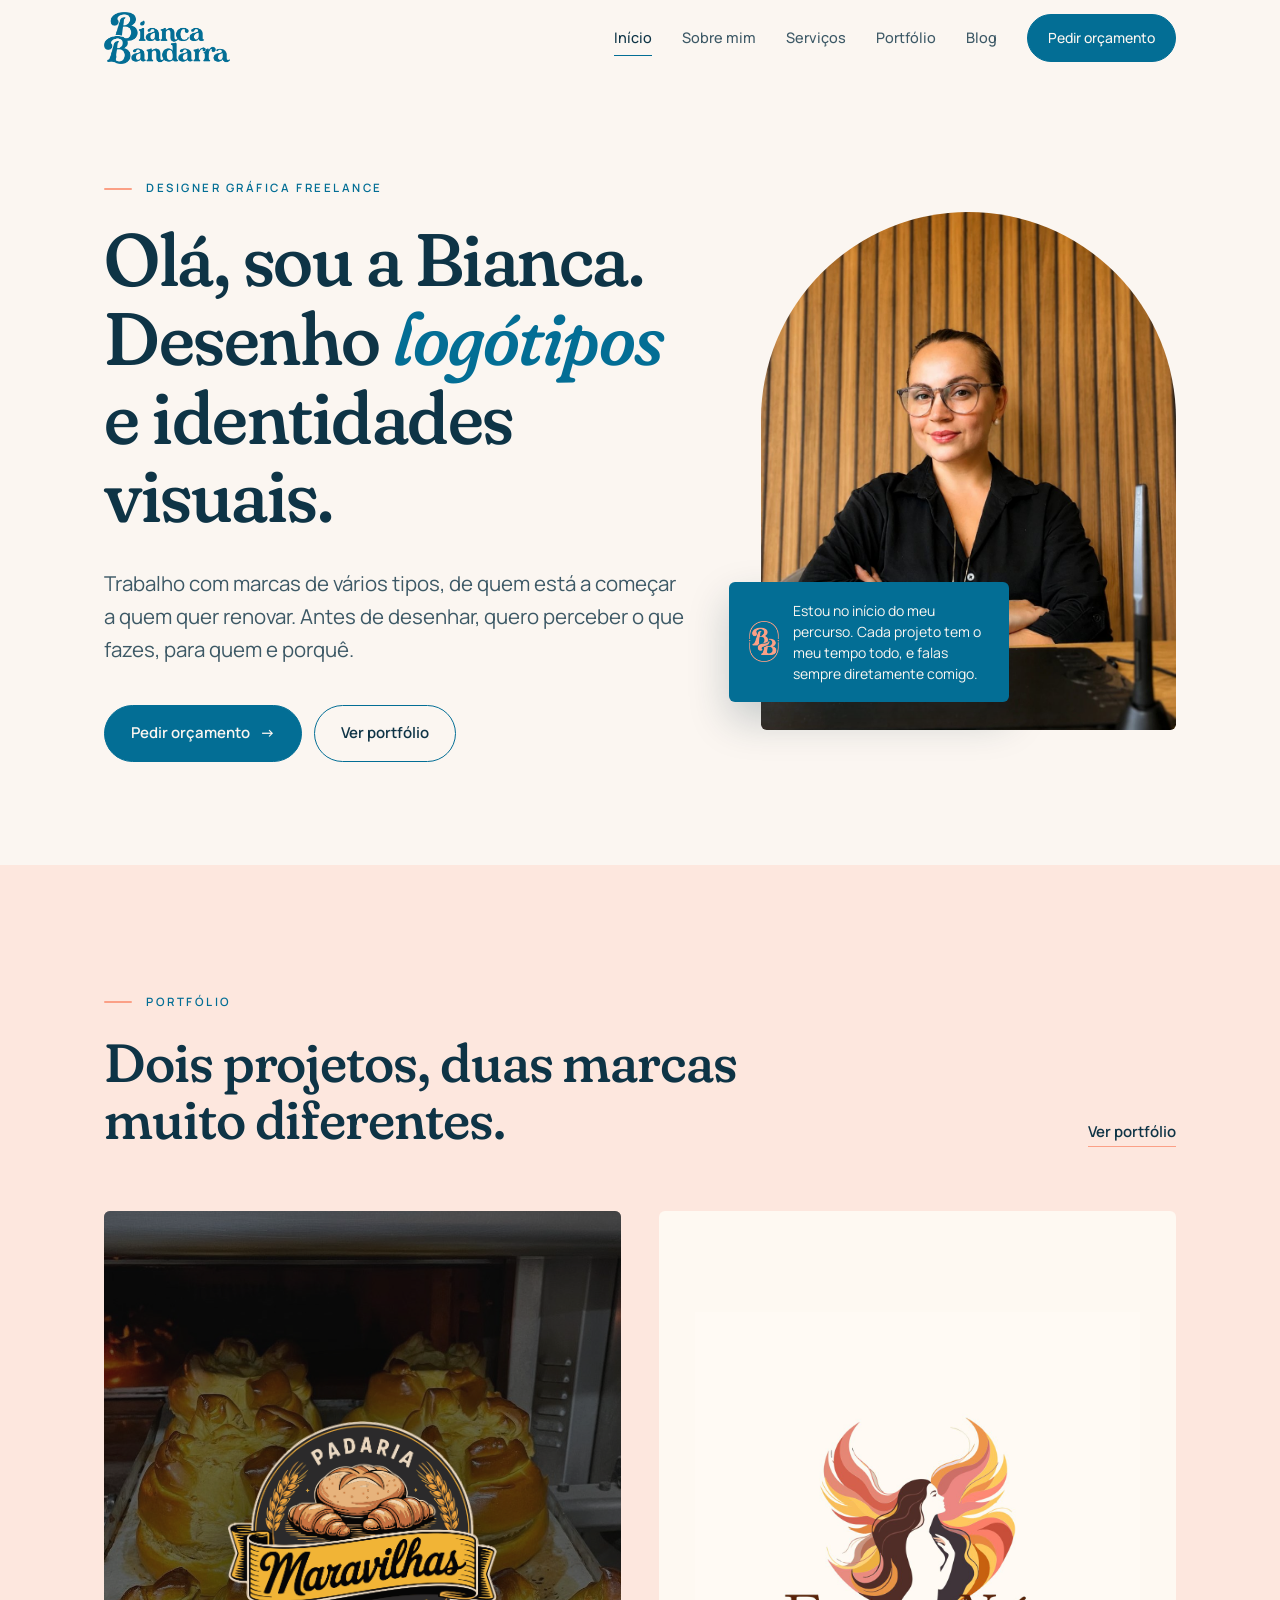
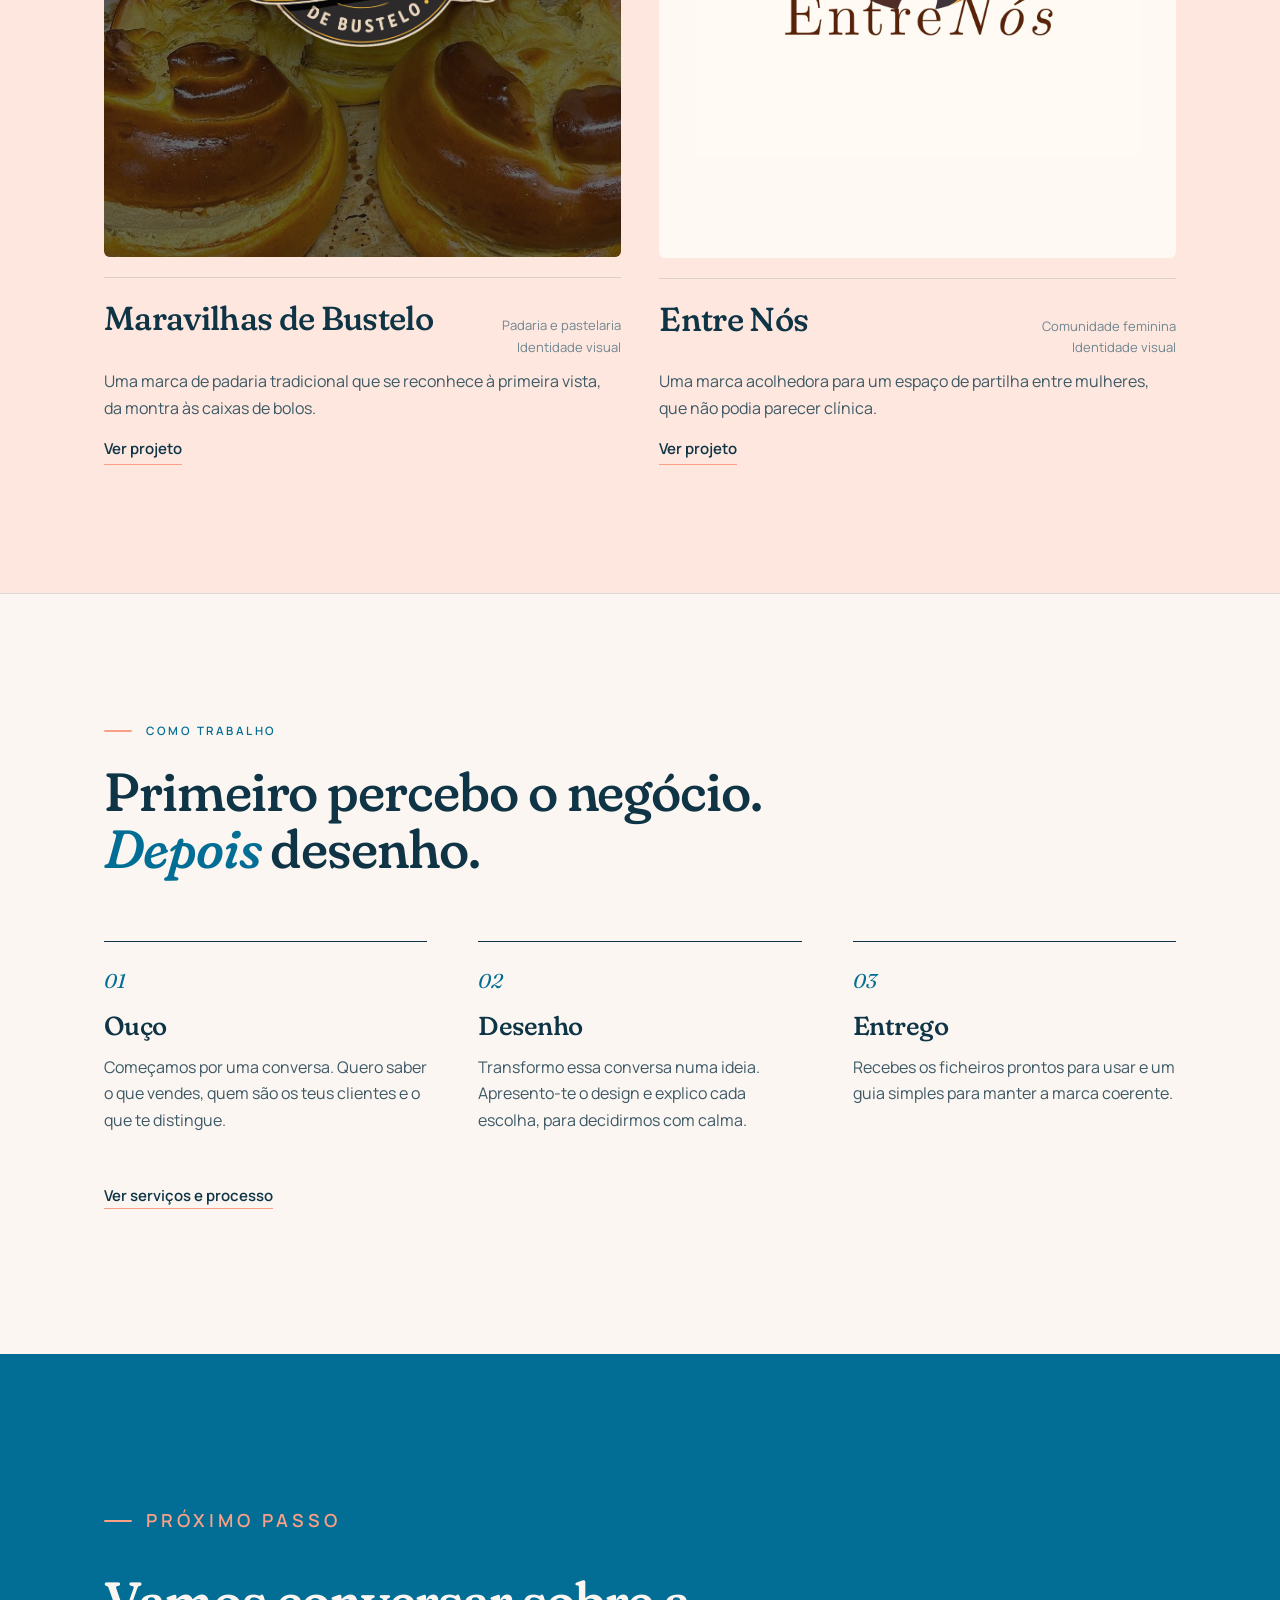
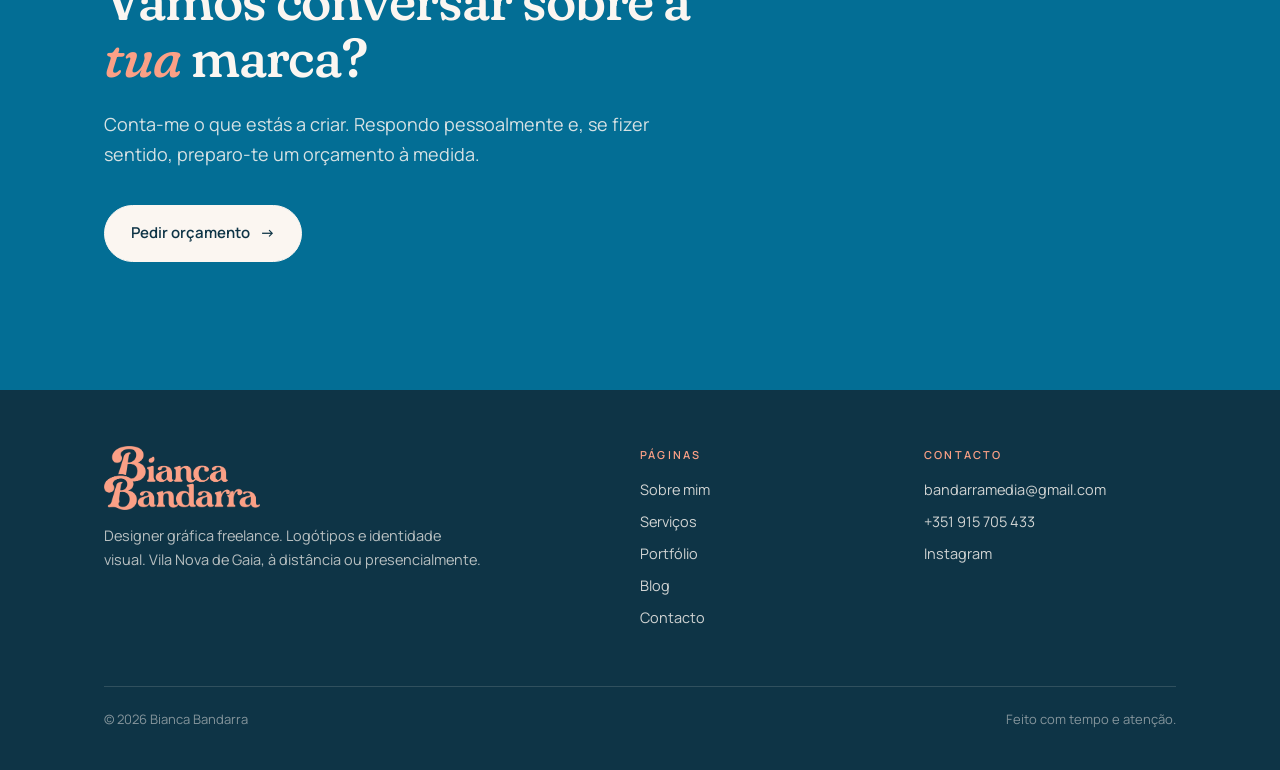
<file: index.html>
<!doctype html>
<html lang="pt-PT" class="no-js">
<head>
  <meta charset="utf-8">
  <meta name="viewport" content="width=device-width, initial-scale=1">
  <title>Bianca Bandarra · Logótipos e identidade visual</title>
  <meta name="description" content="Sou a Bianca, designer gráfica freelance. Desenho logótipos e identidades visuais para marcas de vários tipos e tamanhos.">
  <meta property="og:title" content="Bianca Bandarra · Logótipos e identidade visual">
  <meta property="og:description" content="Sou a Bianca, designer gráfica freelance. Desenho logótipos e identidades visuais para marcas de vários tipos e tamanhos.">
  <meta name="theme-color" content="#FBF6F1">
  <link rel="icon" href="img/favicon.png">
  <link rel="preconnect" href="https://fonts.googleapis.com"><link rel="preconnect" href="https://fonts.gstatic.com" crossorigin>
  <link href="https://fonts.googleapis.com/css2?family=Fraunces:ital,opsz,wght,SOFT@0,9..144,400..700,100;1,9..144,400..700,100&family=Manrope:wght@400;500;600;700&display=swap" rel="stylesheet">
  
  <link rel="stylesheet" href="styles.css">
</head>
<body>
  <a class="skip" href="#conteudo">Saltar para o conteúdo</a>
  <header class="site-header">
    <div class="wrap">
      <a class="brand" href="index.html" aria-label="Bianca Bandarra, início">
        <img class="brand-logo" src="img/bb-wordmark-azul.png" alt="Bianca Bandarra" width="900" height="370">
      </a>
      <button class="nav-toggle" aria-label="Abrir menu" aria-expanded="false" aria-controls="nav"><span></span><span></span><span></span></button>
      <nav class="nav" id="nav" aria-label="Principal">
        <a href="index.html" aria-current="page">Início</a>
        <a href="sobre.html">Sobre mim</a>
        <a href="servicos.html">Serviços</a>
        <a href="portfolio.html">Portfólio</a>
        <a href="blog.html">Blog</a>
        <a class="btn" href="contacto.html">Pedir orçamento</a>
      </nav>
    </div>
  </header>
  <main id="conteudo">
    <section class="hero">
      <div class="wrap hero-grid">
        <div class="reveal">
          <p class="eyebrow">Designer gráfica freelance</p>
          <h1>Olá, sou a Bianca. Desenho <em>logótipos</em> e identidades visuais.</h1>
          <p class="lead">Trabalho com marcas de vários tipos, de quem está a começar a quem quer renovar. Antes de desenhar, quero perceber o que fazes, para quem e porquê.</p>
          <div class="btn-row">
            <a class="btn" href="contacto.html">Pedir orçamento <span class="arrow" aria-hidden="true">→</span></a>
            <a class="btn btn--ghost" href="portfolio.html">Ver portfólio</a>
          </div>
        </div>
        <figure class="hero-photo reveal">
          <img src="img/bianca.jpg" alt="Bianca Bandarra na sua mesa de trabalho, com a mesa digitalizadora" width="1000" height="1333">
          <figcaption>
            <img src="img/bb-monograma-salmao.png" alt="" width="440" height="600">
            <span>Estou no início do meu percurso. Cada projeto tem o meu tempo todo, e falas sempre diretamente comigo.</span>
          </figcaption>
        </figure>
      </div>
    </section>

    <section class="section section--alt">
      <div class="wrap">
        <div class="section-head reveal">
          <div>
            <p class="eyebrow">Portfólio</p>
            <h2>Dois projetos, duas marcas muito diferentes.</h2>
          </div>
          <a class="link" href="portfolio.html">Ver portfólio</a>
        </div>
        <div class="projects">
        <a class="project-card reveal" href="maravilhas-de-bustelo.html">
          <div class="project-media project-media--mb">
            <img class="cover" src="img/mb-forno.jpg" alt="" loading="lazy">
            <img class="mark" src="img/mb-bustelo.png" alt="Emblema da Maravilhas de Bustelo" loading="lazy">
          </div>
          <div class="project-meta">
            <h3>Maravilhas de Bustelo</h3>
            <span class="tag">Padaria e pastelaria<br>Identidade visual</span>
          </div>
          <p>Uma marca de padaria tradicional que se reconhece à primeira vista, da montra às caixas de bolos.</p>
          <span class="link">Ver projeto</span>
        </a>
        <a class="project-card reveal" href="entre-nos.html">
          <div class="project-media project-media--en">
            <img src="img/en-logo.jpg" alt="Logótipo do Entre Nós" loading="lazy">
          </div>
          <div class="project-meta">
            <h3>Entre Nós</h3>
            <span class="tag">Comunidade feminina<br>Identidade visual</span>
          </div>
          <p>Uma marca acolhedora para um espaço de partilha entre mulheres, que não podia parecer clínica.</p>
          <span class="link">Ver projeto</span>
        </a>
        </div>
      </div>
    </section>

    <section class="section">
      <div class="wrap">
        <div class="section-head reveal">
          <div>
            <p class="eyebrow">Como trabalho</p>
            <h2>Primeiro percebo o negócio. <em>Depois</em> desenho.</h2>
          </div>
        </div>
        <div class="points">
          <div class="point reveal">
            <span class="point-num">01</span>
            <h3>Ouço</h3>
            <p>Começamos por uma conversa. Quero saber o que vendes, quem são os teus clientes e o que te distingue.</p>
          </div>
          <div class="point reveal">
            <span class="point-num">02</span>
            <h3>Desenho</h3>
            <p>Transformo essa conversa numa ideia. Apresento-te o design e explico cada escolha, para decidirmos com calma.</p>
          </div>
          <div class="point reveal">
            <span class="point-num">03</span>
            <h3>Entrego</h3>
            <p>Recebes os ficheiros prontos para usar e um guia simples para manter a marca coerente.</p>
          </div>
        </div>
        <p style="margin-top:48px" class="reveal"><a class="link" href="servicos.html">Ver serviços e processo</a></p>
      </div>
    </section>

  <section class="cta-band">
    <div class="wrap reveal">
      <p class="eyebrow">Próximo passo</p>
      <h2>Vamos conversar sobre a <em>tua</em> marca?</h2>
      <p>Conta-me o que estás a criar. Respondo pessoalmente e, se fizer sentido, preparo-te um orçamento à medida.</p>
      <a class="btn btn--light" href="contacto.html">Pedir orçamento <span class="arrow" aria-hidden="true">→</span></a>
    </div>
  </section>
  </main>
  <footer class="site-footer">
    <div class="wrap">
      <div class="footer-grid">
        <div>
          <img src="img/bb-wordmark-salmao.png" alt="Bianca Bandarra" width="900" height="370" style="height:64px;width:auto">
          <p style="margin:14px 0 0;max-width:26em">Designer gráfica freelance. Logótipos e identidade visual. Vila Nova de Gaia, à distância ou presencialmente.</p>
        </div>
        <div>
          <h4>Páginas</h4>
          <ul>
            <li><a href="sobre.html">Sobre mim</a></li>
            <li><a href="servicos.html">Serviços</a></li>
            <li><a href="portfolio.html">Portfólio</a></li>
            <li><a href="blog.html">Blog</a></li>
            <li><a href="contacto.html">Contacto</a></li>
          </ul>
        </div>
        <div>
          <h4>Contacto</h4>
          <ul>
            <li><a href="mailto:bandarramedia@gmail.com">bandarramedia@gmail.com</a></li>
            <li><a href="https://wa.me/351915705433">+351 915 705 433</a></li>
            <li data-instagram><a href="#">Instagram</a></li>
          </ul>
        </div>
      </div>
      <div class="footer-bottom">
        <span>© <span data-year>2026</span> Bianca Bandarra</span>
        <span>Feito com tempo e atenção.</span>
      </div>
    </div>
  </footer>
  <script src="script.js"></script>
</body>
</html>
</file>
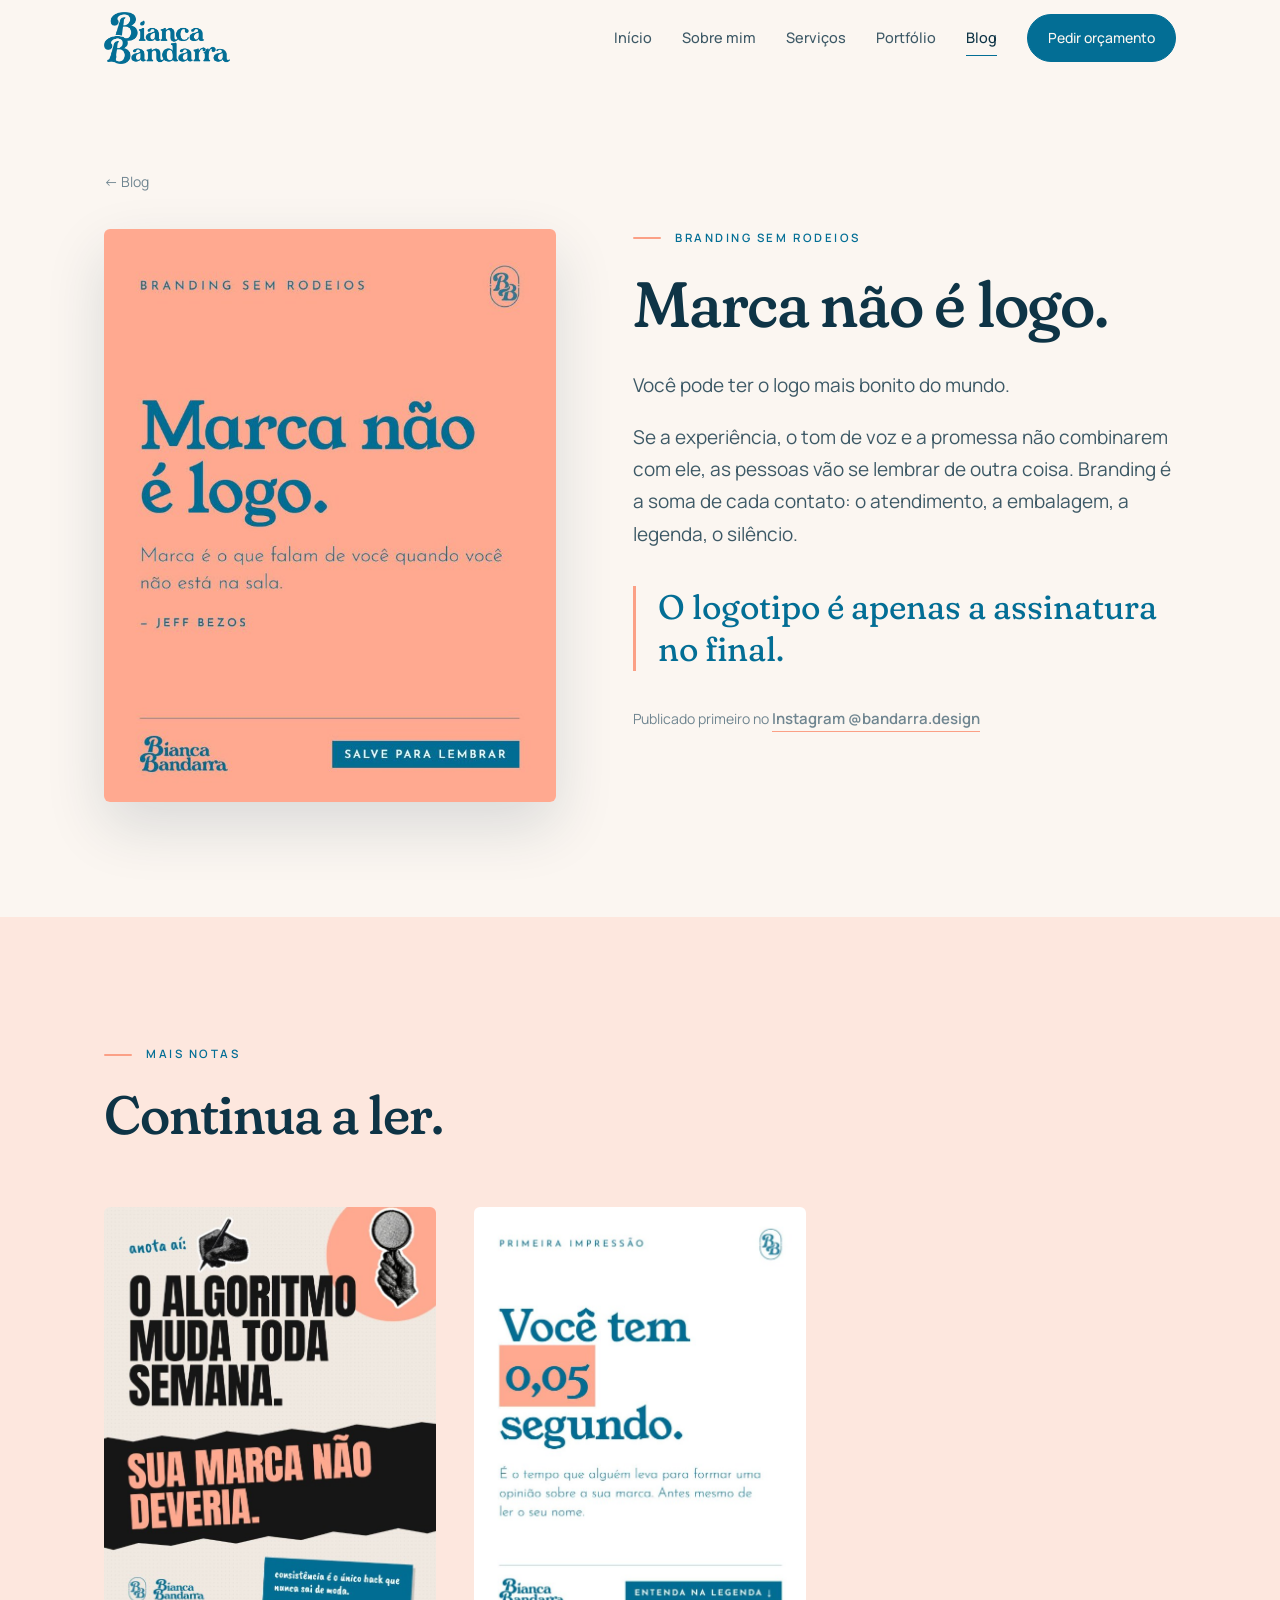
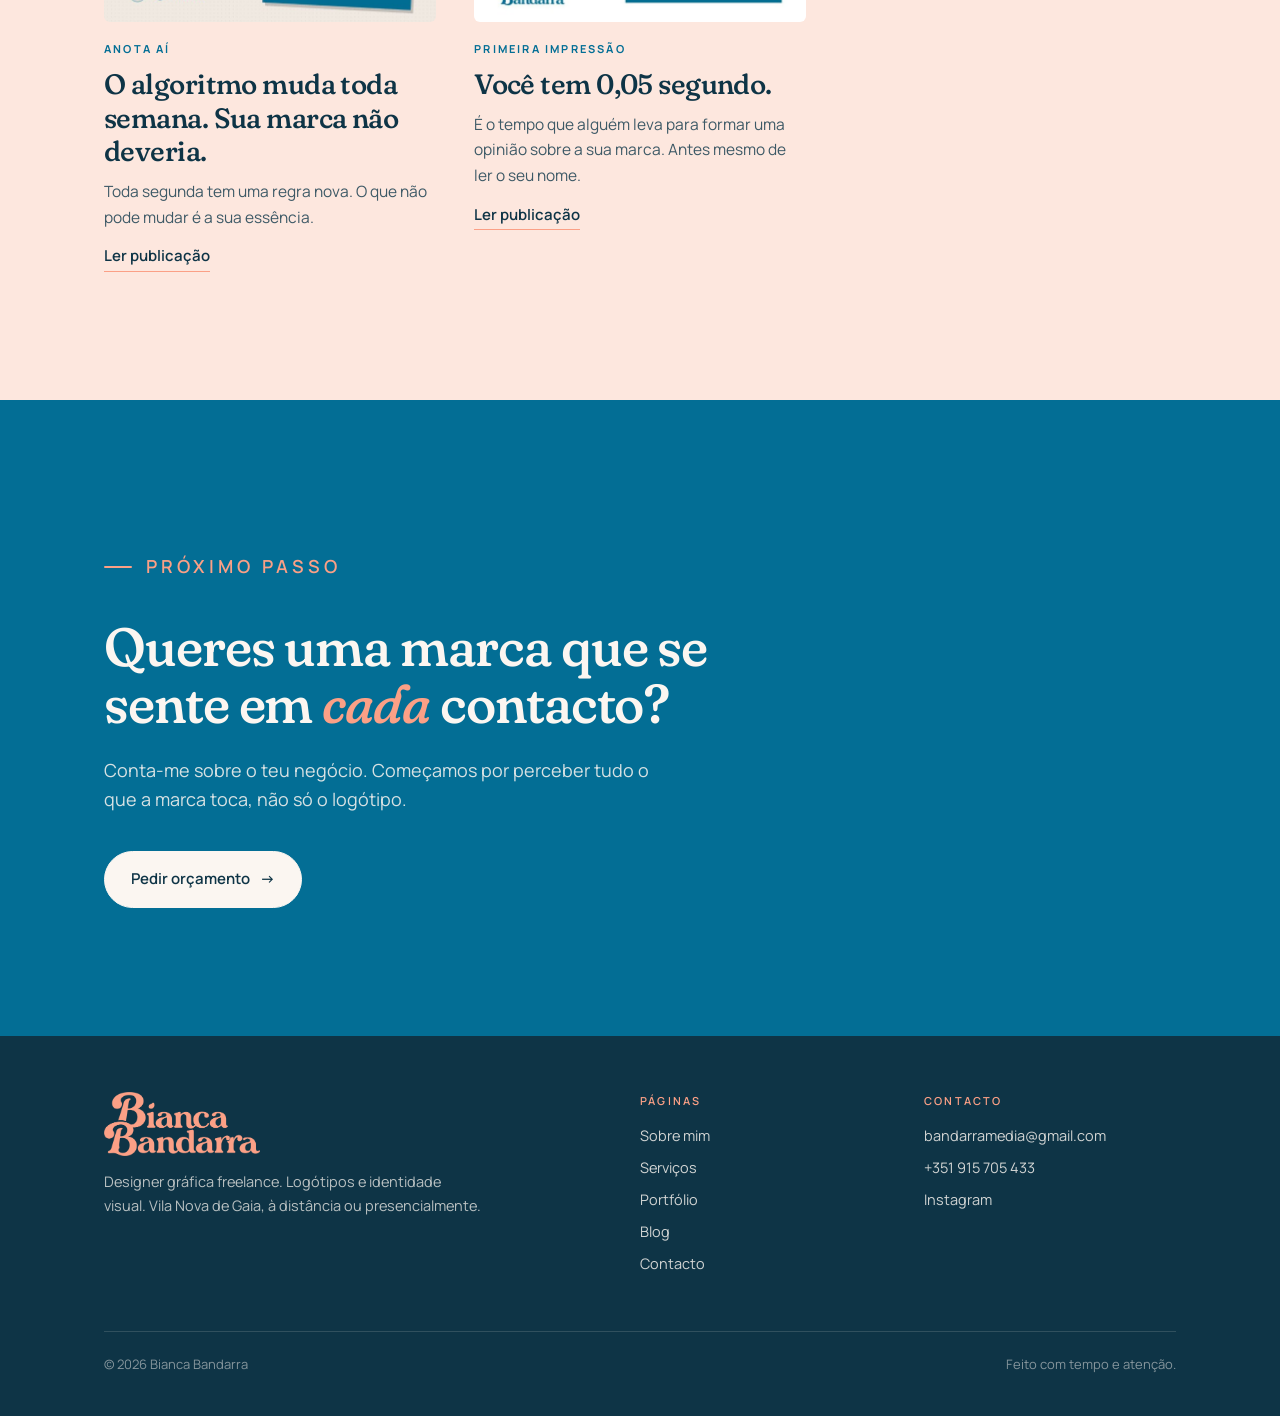
<file: blog-marca-nao-e-logo.html>
<!doctype html>
<html lang="pt-PT" class="no-js">
<head>
  <meta charset="utf-8">
  <meta name="viewport" content="width=device-width, initial-scale=1">
  <title>Marca não é logo. · Blog Bianca Bandarra</title>
  <meta name="description" content="Você pode ter o logo mais bonito do mundo. Se o resto não combinar com ele, as pessoas vão se lembrar de outra coisa.">
  <meta property="og:title" content="Marca não é logo. · Blog Bianca Bandarra">
  <meta property="og:description" content="Você pode ter o logo mais bonito do mundo. Se o resto não combinar com ele, as pessoas vão se lembrar de outra coisa.">
  <meta name="theme-color" content="#FBF6F1">
  <link rel="icon" href="img/favicon.png">
  <link rel="preconnect" href="https://fonts.googleapis.com"><link rel="preconnect" href="https://fonts.gstatic.com" crossorigin>
  <link href="https://fonts.googleapis.com/css2?family=Fraunces:ital,opsz,wght,SOFT@0,9..144,400..700,100;1,9..144,400..700,100&family=Manrope:wght@400;500;600;700&display=swap" rel="stylesheet">
  
  <link rel="stylesheet" href="styles.css">
</head>
<body>
  <a class="skip" href="#conteudo">Saltar para o conteúdo</a>
  <header class="site-header">
    <div class="wrap">
      <a class="brand" href="index.html" aria-label="Bianca Bandarra, início">
        <img class="brand-logo" src="img/bb-wordmark-azul.png" alt="Bianca Bandarra" width="900" height="370">
      </a>
      <button class="nav-toggle" aria-label="Abrir menu" aria-expanded="false" aria-controls="nav"><span></span><span></span><span></span></button>
      <nav class="nav" id="nav" aria-label="Principal">
        <a href="index.html">Início</a>
        <a href="sobre.html">Sobre mim</a>
        <a href="servicos.html">Serviços</a>
        <a href="portfolio.html">Portfólio</a>
        <a href="blog.html" aria-current="page">Blog</a>
        <a class="btn" href="contacto.html">Pedir orçamento</a>
      </nav>
    </div>
  </header>
  <main id="conteudo">
    <article class="post">
      <div class="wrap">
        <a class="back" href="blog.html">← Blog</a>
        <div class="post-grid">
          <figure class="post-img reveal"><img src="img/blog/marca-nao-e-logo.jpg" alt="Publicação: Marca não é logo. Marca é o que falam de você quando você não está na sala. Jeff Bezos."></figure>
          <div class="post-body reveal">
            <p class="eyebrow">Branding sem rodeios</p>
            <h1>Marca não é logo.</h1>
            <p>Você pode ter o logo mais bonito do mundo.</p>
            <p>Se a experiência, o tom de voz e a promessa não combinarem com ele, as pessoas vão se lembrar de outra coisa. Branding é a soma de cada contato: o atendimento, a embalagem, a legenda, o silêncio.</p>
            <p class="post-destaque">O logotipo é apenas a assinatura no final.</p>
            <p class="small" data-instagram>Publicado primeiro no <a class="link" href="#">Instagram <span data-instagram-handle></span></a></p>
          </div>
        </div>
      </div>
    </article>

    <section class="section section--alt">
      <div class="wrap">
        <div class="section-head reveal"><div><p class="eyebrow">Mais notas</p><h2>Continua a ler.</h2></div></div>
        <div class="posts">
          <a class="post-card reveal" href="blog-o-algoritmo-muda.html">
            <div class="post-card-img"><img src="img/blog/o-algoritmo-muda.jpg" alt="Publicação: O algoritmo muda toda semana. Sua marca não deveria. Consistência é o único hack que nunca sai de moda." loading="lazy"></div>
            <span class="post-serie">Anota aí</span>
            <h3>O algoritmo muda toda semana. Sua marca não deveria.</h3>
            <p>Toda segunda tem uma regra nova. O que não pode mudar é a sua essência.</p>
            <span class="link">Ler publicação</span>
          </a>
          <a class="post-card reveal" href="blog-primeira-impressao.html">
            <div class="post-card-img"><img src="img/blog/primeira-impressao.jpg" alt="Publicação: Você tem 0,05 segundo. É o tempo que alguém leva para formar uma opinião sobre a sua marca." loading="lazy"></div>
            <span class="post-serie">Primeira impressão</span>
            <h3>Você tem 0,05 segundo.</h3>
            <p>É o tempo que alguém leva para formar uma opinião sobre a sua marca. Antes mesmo de ler o seu nome.</p>
            <span class="link">Ler publicação</span>
          </a>
        </div>
      </div>
    </section>

  <section class="cta-band">
    <div class="wrap reveal">
      <p class="eyebrow">Próximo passo</p>
      <h2>Queres uma marca que se sente em <em>cada</em> contacto?</h2>
      <p>Conta-me sobre o teu negócio. Começamos por perceber tudo o que a marca toca, não só o logótipo.</p>
      <a class="btn btn--light" href="contacto.html">Pedir orçamento <span class="arrow" aria-hidden="true">→</span></a>
    </div>
  </section>
  </main>
  <footer class="site-footer">
    <div class="wrap">
      <div class="footer-grid">
        <div>
          <img src="img/bb-wordmark-salmao.png" alt="Bianca Bandarra" width="900" height="370" style="height:64px;width:auto">
          <p style="margin:14px 0 0;max-width:26em">Designer gráfica freelance. Logótipos e identidade visual. Vila Nova de Gaia, à distância ou presencialmente.</p>
        </div>
        <div>
          <h4>Páginas</h4>
          <ul>
            <li><a href="sobre.html">Sobre mim</a></li>
            <li><a href="servicos.html">Serviços</a></li>
            <li><a href="portfolio.html">Portfólio</a></li>
            <li><a href="blog.html">Blog</a></li>
            <li><a href="contacto.html">Contacto</a></li>
          </ul>
        </div>
        <div>
          <h4>Contacto</h4>
          <ul>
            <li><a href="mailto:bandarramedia@gmail.com">bandarramedia@gmail.com</a></li>
            <li><a href="https://wa.me/351915705433">+351 915 705 433</a></li>
            <li data-instagram><a href="#">Instagram</a></li>
          </ul>
        </div>
      </div>
      <div class="footer-bottom">
        <span>© <span data-year>2026</span> Bianca Bandarra</span>
        <span>Feito com tempo e atenção.</span>
      </div>
    </div>
  </footer>
  <script src="script.js"></script>
</body>
</html>
</file>
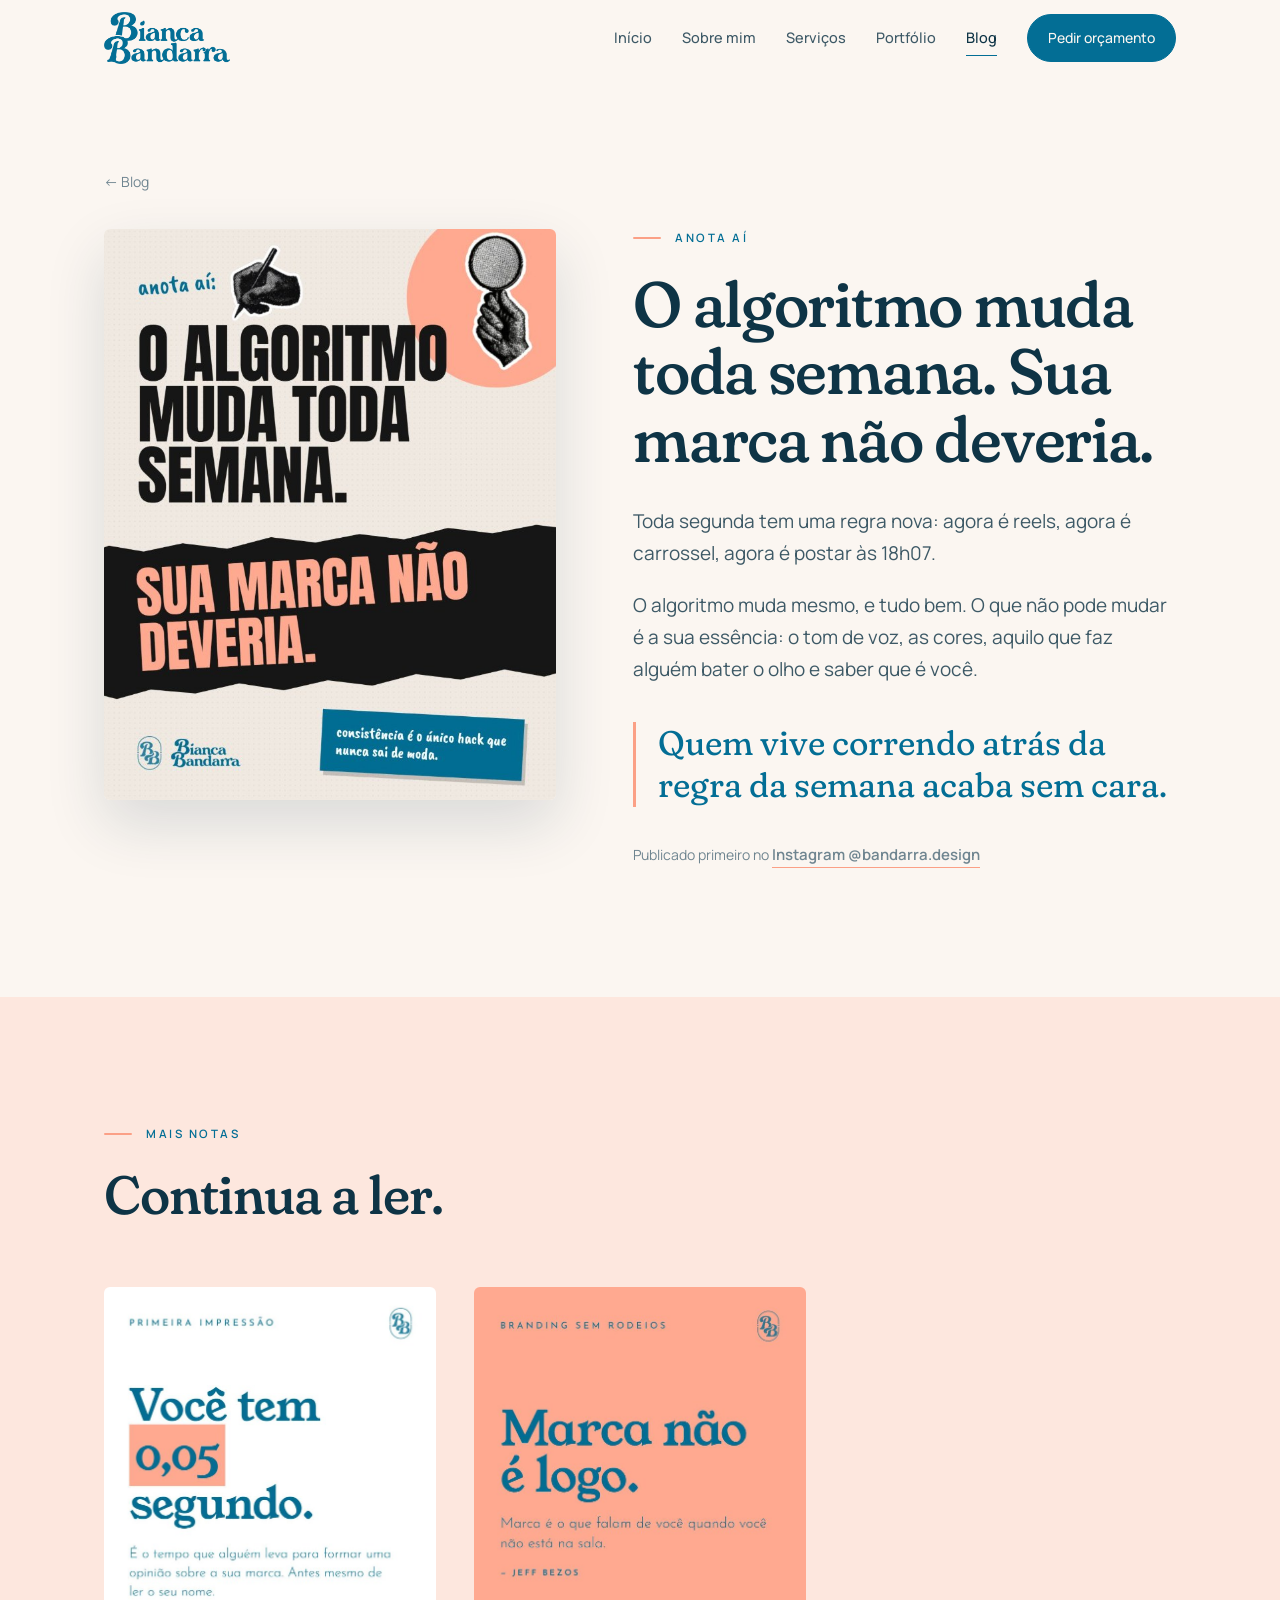
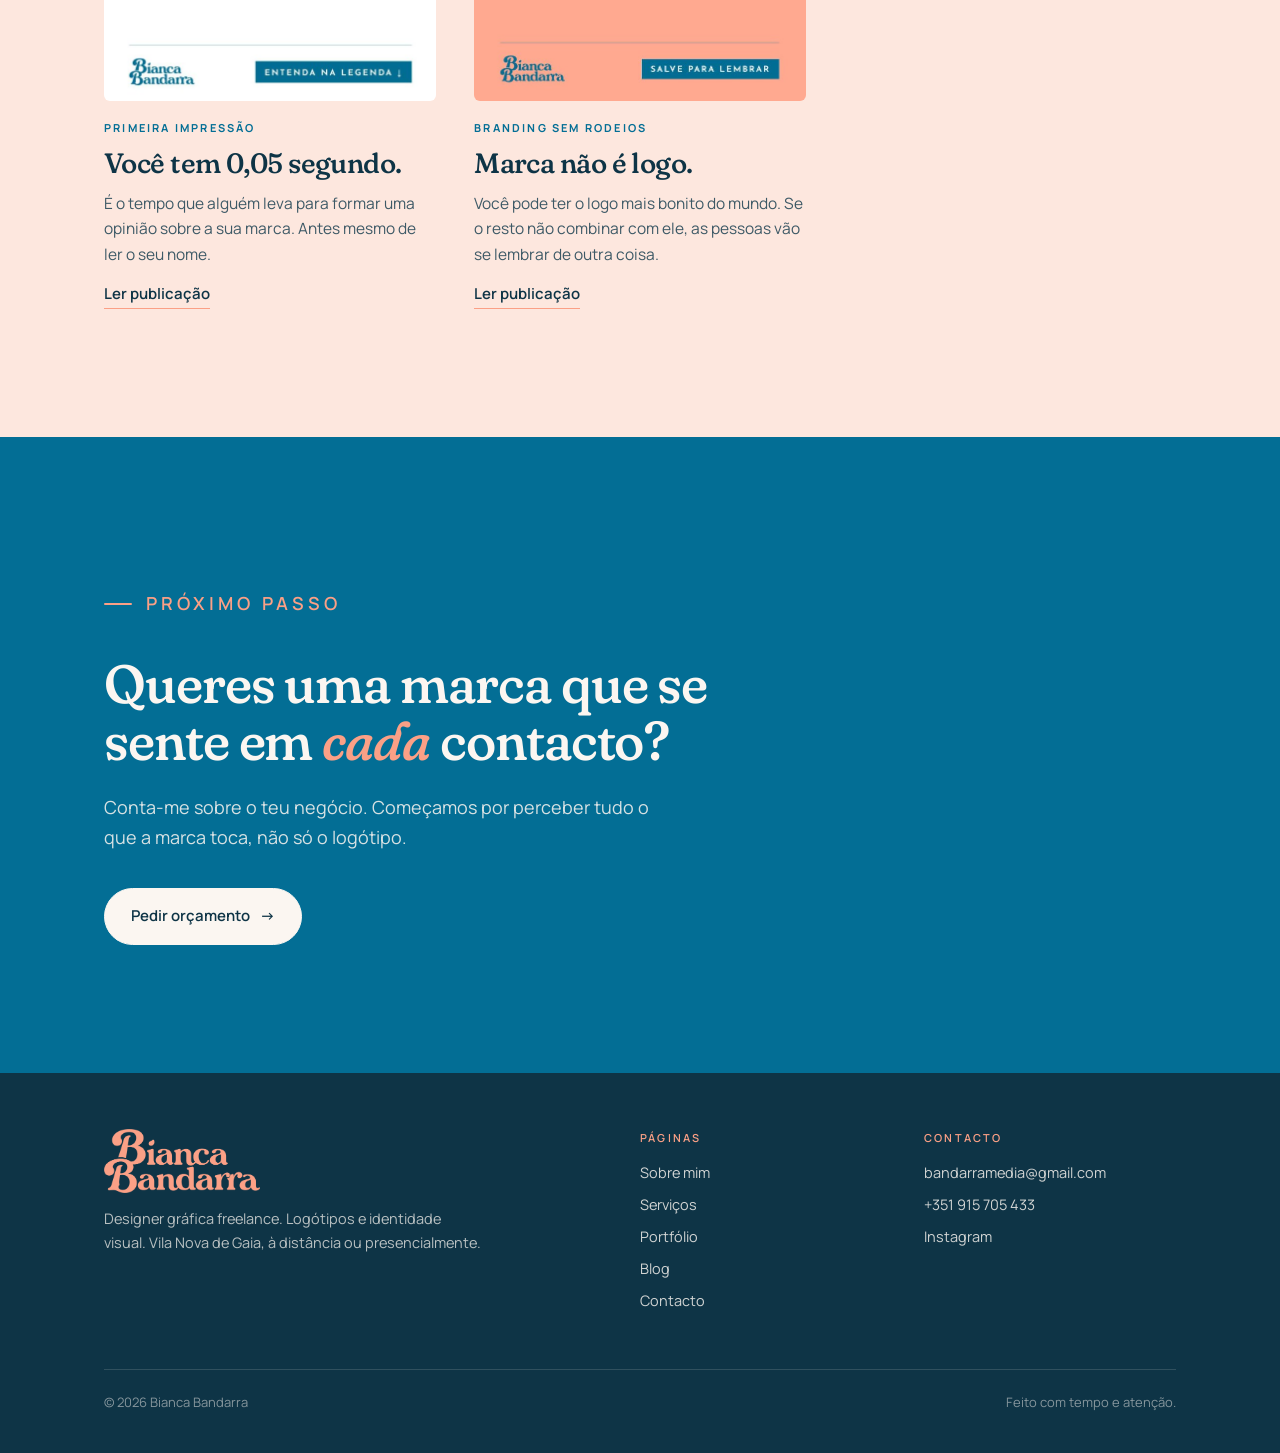
<file: blog-o-algoritmo-muda.html>
<!doctype html>
<html lang="pt-PT" class="no-js">
<head>
  <meta charset="utf-8">
  <meta name="viewport" content="width=device-width, initial-scale=1">
  <title>O algoritmo muda toda semana. Sua marca não deveria. · Blog Bianca Bandarra</title>
  <meta name="description" content="Toda segunda tem uma regra nova. O que não pode mudar é a sua essência.">
  <meta property="og:title" content="O algoritmo muda toda semana. Sua marca não deveria. · Blog Bianca Bandarra">
  <meta property="og:description" content="Toda segunda tem uma regra nova. O que não pode mudar é a sua essência.">
  <meta name="theme-color" content="#FBF6F1">
  <link rel="icon" href="img/favicon.png">
  <link rel="preconnect" href="https://fonts.googleapis.com"><link rel="preconnect" href="https://fonts.gstatic.com" crossorigin>
  <link href="https://fonts.googleapis.com/css2?family=Fraunces:ital,opsz,wght,SOFT@0,9..144,400..700,100;1,9..144,400..700,100&family=Manrope:wght@400;500;600;700&display=swap" rel="stylesheet">
  
  <link rel="stylesheet" href="styles.css">
</head>
<body>
  <a class="skip" href="#conteudo">Saltar para o conteúdo</a>
  <header class="site-header">
    <div class="wrap">
      <a class="brand" href="index.html" aria-label="Bianca Bandarra, início">
        <img class="brand-logo" src="img/bb-wordmark-azul.png" alt="Bianca Bandarra" width="900" height="370">
      </a>
      <button class="nav-toggle" aria-label="Abrir menu" aria-expanded="false" aria-controls="nav"><span></span><span></span><span></span></button>
      <nav class="nav" id="nav" aria-label="Principal">
        <a href="index.html">Início</a>
        <a href="sobre.html">Sobre mim</a>
        <a href="servicos.html">Serviços</a>
        <a href="portfolio.html">Portfólio</a>
        <a href="blog.html" aria-current="page">Blog</a>
        <a class="btn" href="contacto.html">Pedir orçamento</a>
      </nav>
    </div>
  </header>
  <main id="conteudo">
    <article class="post">
      <div class="wrap">
        <a class="back" href="blog.html">← Blog</a>
        <div class="post-grid">
          <figure class="post-img reveal"><img src="img/blog/o-algoritmo-muda.jpg" alt="Publicação: O algoritmo muda toda semana. Sua marca não deveria. Consistência é o único hack que nunca sai de moda."></figure>
          <div class="post-body reveal">
            <p class="eyebrow">Anota aí</p>
            <h1>O algoritmo muda toda semana. Sua marca não deveria.</h1>
            <p>Toda segunda tem uma regra nova: agora é reels, agora é carrossel, agora é postar às 18h07.</p>
            <p>O algoritmo muda mesmo, e tudo bem. O que não pode mudar é a sua essência: o tom de voz, as cores, aquilo que faz alguém bater o olho e saber que é você.</p>
            <p class="post-destaque">Quem vive correndo atrás da regra da semana acaba sem cara.</p>
            <p class="small" data-instagram>Publicado primeiro no <a class="link" href="#">Instagram <span data-instagram-handle></span></a></p>
          </div>
        </div>
      </div>
    </article>

    <section class="section section--alt">
      <div class="wrap">
        <div class="section-head reveal"><div><p class="eyebrow">Mais notas</p><h2>Continua a ler.</h2></div></div>
        <div class="posts">
          <a class="post-card reveal" href="blog-primeira-impressao.html">
            <div class="post-card-img"><img src="img/blog/primeira-impressao.jpg" alt="Publicação: Você tem 0,05 segundo. É o tempo que alguém leva para formar uma opinião sobre a sua marca." loading="lazy"></div>
            <span class="post-serie">Primeira impressão</span>
            <h3>Você tem 0,05 segundo.</h3>
            <p>É o tempo que alguém leva para formar uma opinião sobre a sua marca. Antes mesmo de ler o seu nome.</p>
            <span class="link">Ler publicação</span>
          </a>
          <a class="post-card reveal" href="blog-marca-nao-e-logo.html">
            <div class="post-card-img"><img src="img/blog/marca-nao-e-logo.jpg" alt="Publicação: Marca não é logo. Marca é o que falam de você quando você não está na sala. Jeff Bezos." loading="lazy"></div>
            <span class="post-serie">Branding sem rodeios</span>
            <h3>Marca não é logo.</h3>
            <p>Você pode ter o logo mais bonito do mundo. Se o resto não combinar com ele, as pessoas vão se lembrar de outra coisa.</p>
            <span class="link">Ler publicação</span>
          </a>
        </div>
      </div>
    </section>

  <section class="cta-band">
    <div class="wrap reveal">
      <p class="eyebrow">Próximo passo</p>
      <h2>Queres uma marca que se sente em <em>cada</em> contacto?</h2>
      <p>Conta-me sobre o teu negócio. Começamos por perceber tudo o que a marca toca, não só o logótipo.</p>
      <a class="btn btn--light" href="contacto.html">Pedir orçamento <span class="arrow" aria-hidden="true">→</span></a>
    </div>
  </section>
  </main>
  <footer class="site-footer">
    <div class="wrap">
      <div class="footer-grid">
        <div>
          <img src="img/bb-wordmark-salmao.png" alt="Bianca Bandarra" width="900" height="370" style="height:64px;width:auto">
          <p style="margin:14px 0 0;max-width:26em">Designer gráfica freelance. Logótipos e identidade visual. Vila Nova de Gaia, à distância ou presencialmente.</p>
        </div>
        <div>
          <h4>Páginas</h4>
          <ul>
            <li><a href="sobre.html">Sobre mim</a></li>
            <li><a href="servicos.html">Serviços</a></li>
            <li><a href="portfolio.html">Portfólio</a></li>
            <li><a href="blog.html">Blog</a></li>
            <li><a href="contacto.html">Contacto</a></li>
          </ul>
        </div>
        <div>
          <h4>Contacto</h4>
          <ul>
            <li><a href="mailto:bandarramedia@gmail.com">bandarramedia@gmail.com</a></li>
            <li><a href="https://wa.me/351915705433">+351 915 705 433</a></li>
            <li data-instagram><a href="#">Instagram</a></li>
          </ul>
        </div>
      </div>
      <div class="footer-bottom">
        <span>© <span data-year>2026</span> Bianca Bandarra</span>
        <span>Feito com tempo e atenção.</span>
      </div>
    </div>
  </footer>
  <script src="script.js"></script>
</body>
</html>
</file>
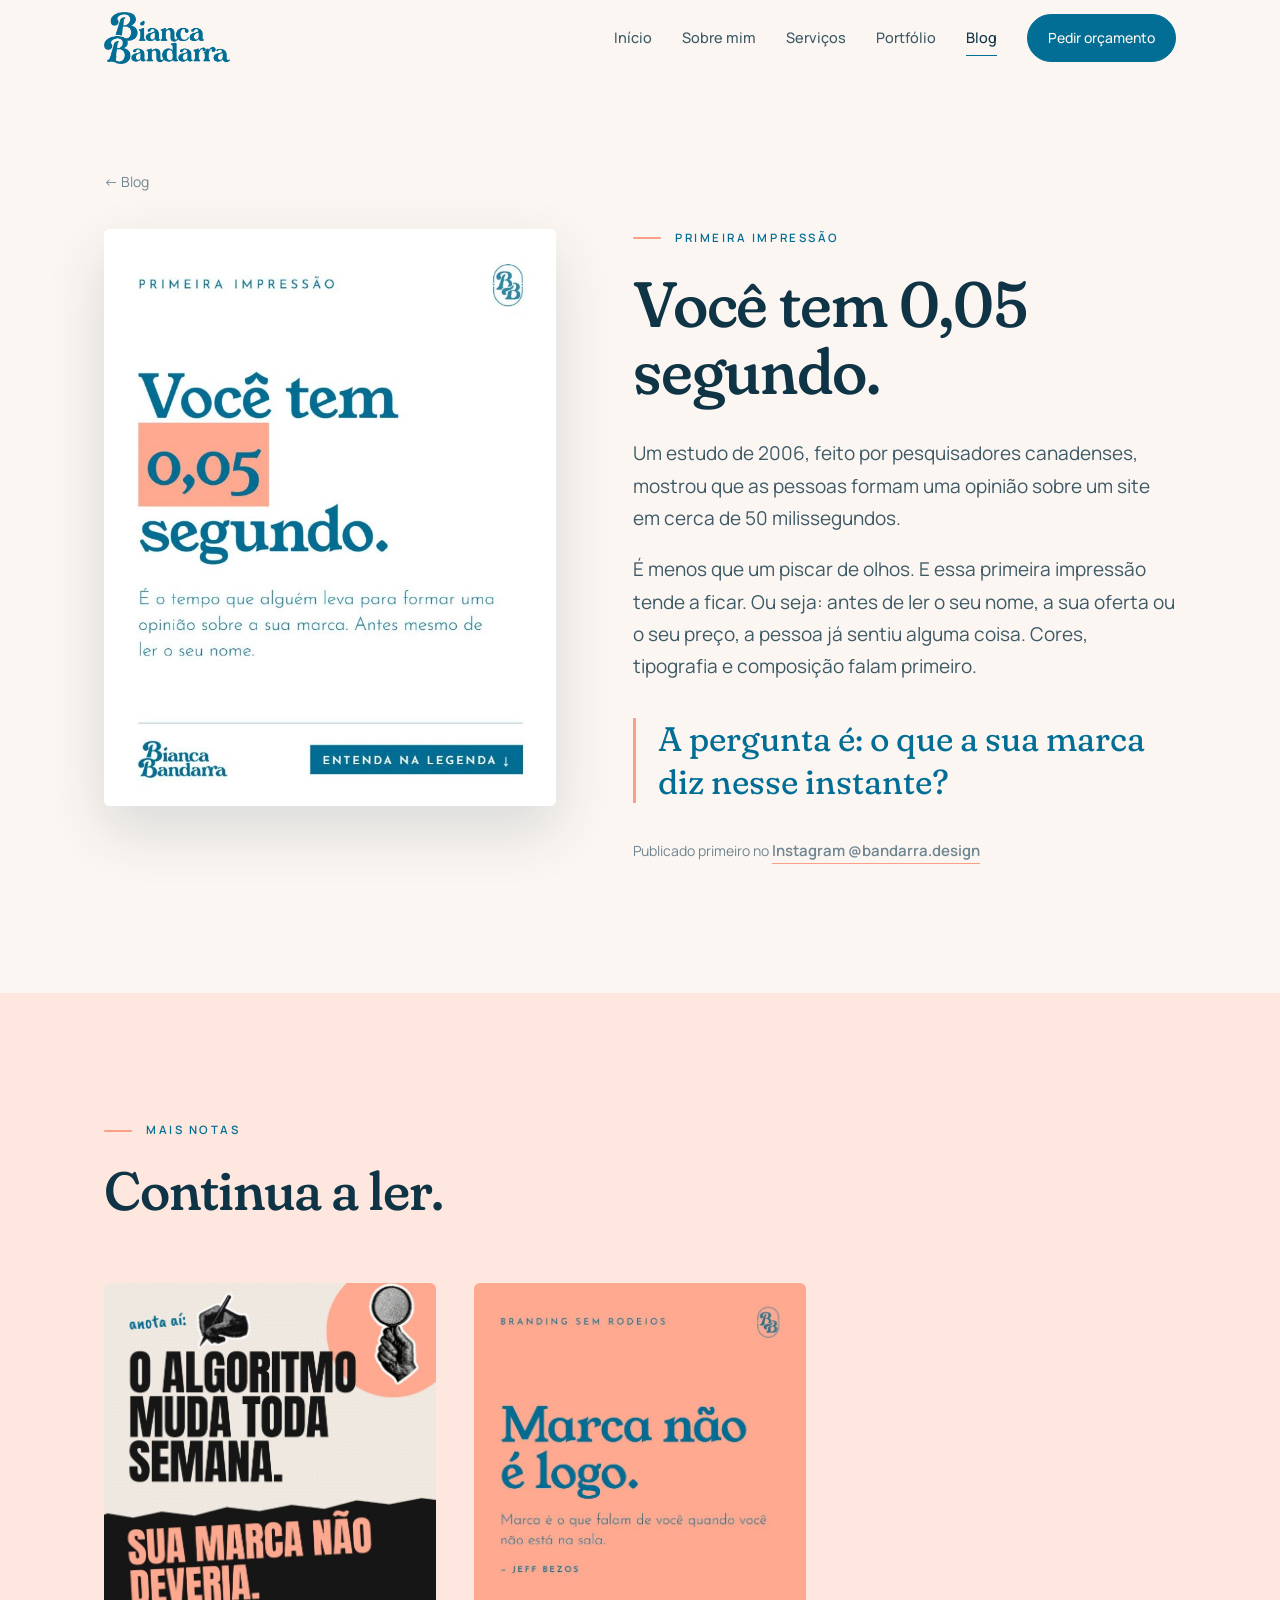
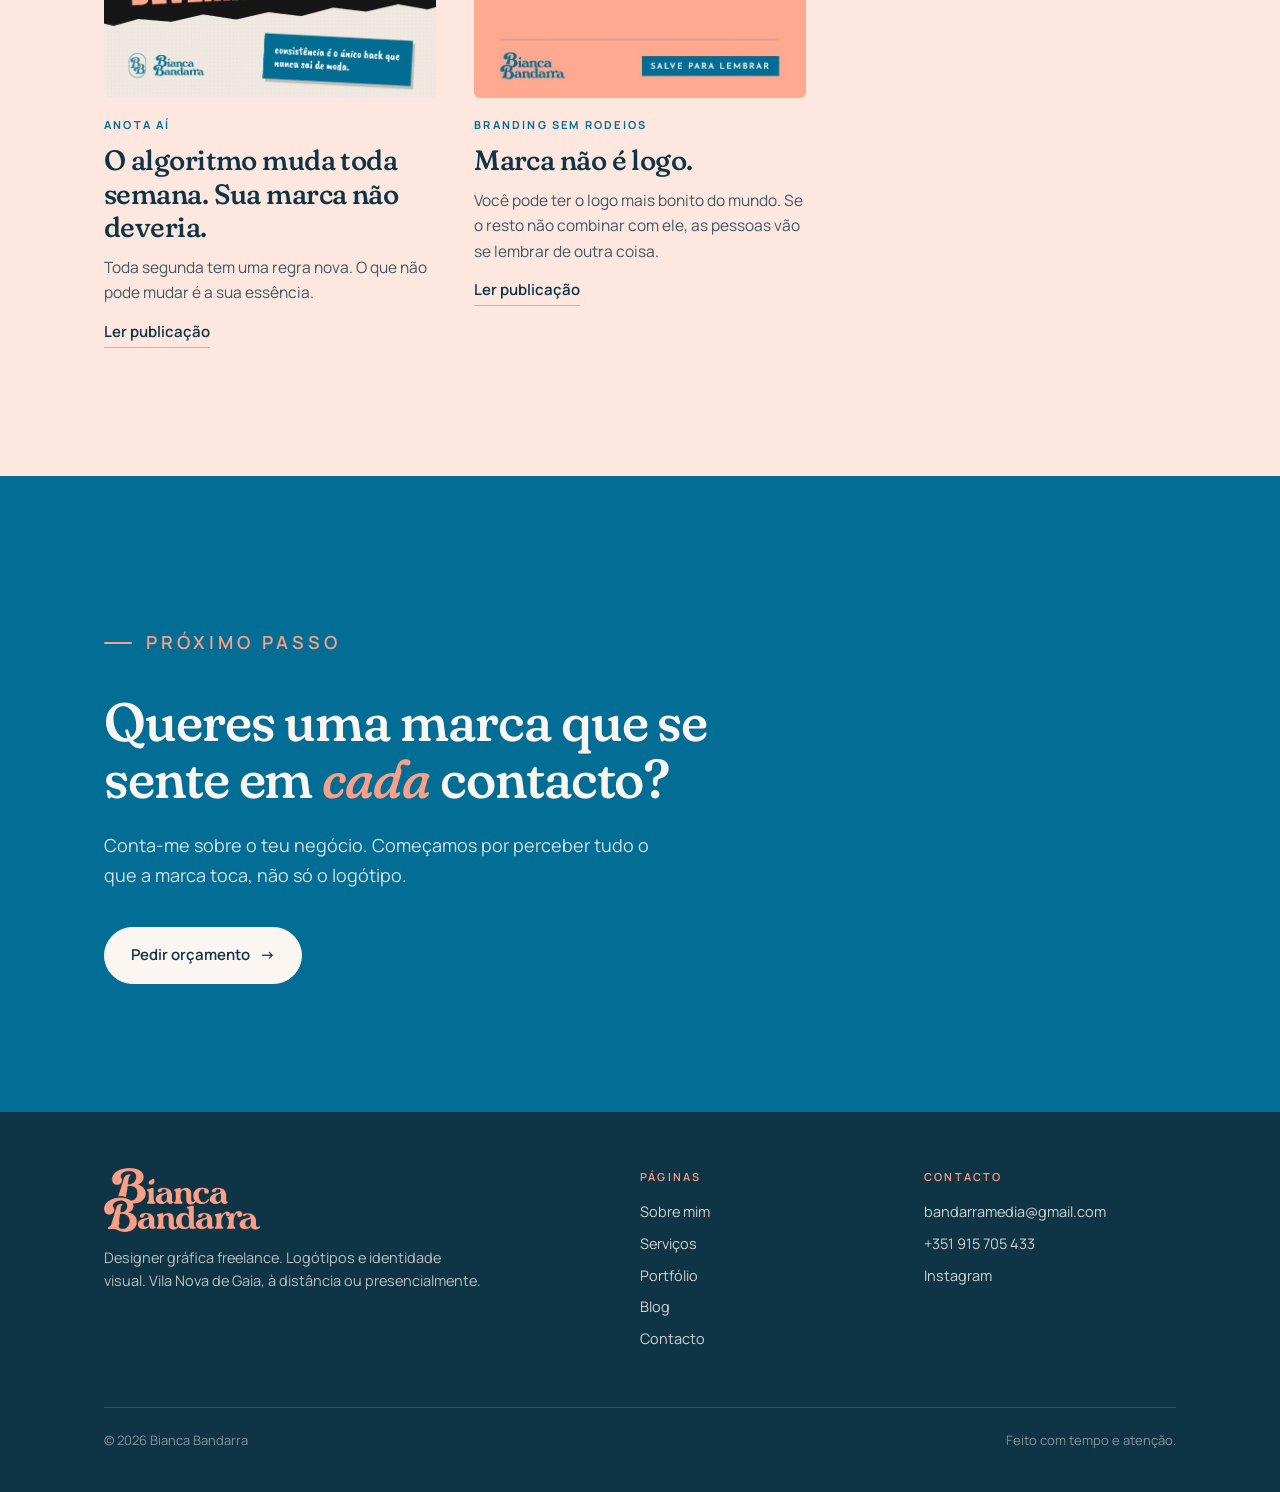
<file: blog-primeira-impressao.html>
<!doctype html>
<html lang="pt-PT" class="no-js">
<head>
  <meta charset="utf-8">
  <meta name="viewport" content="width=device-width, initial-scale=1">
  <title>Você tem 0,05 segundo. · Blog Bianca Bandarra</title>
  <meta name="description" content="É o tempo que alguém leva para formar uma opinião sobre a sua marca. Antes mesmo de ler o seu nome.">
  <meta property="og:title" content="Você tem 0,05 segundo. · Blog Bianca Bandarra">
  <meta property="og:description" content="É o tempo que alguém leva para formar uma opinião sobre a sua marca. Antes mesmo de ler o seu nome.">
  <meta name="theme-color" content="#FBF6F1">
  <link rel="icon" href="img/favicon.png">
  <link rel="preconnect" href="https://fonts.googleapis.com"><link rel="preconnect" href="https://fonts.gstatic.com" crossorigin>
  <link href="https://fonts.googleapis.com/css2?family=Fraunces:ital,opsz,wght,SOFT@0,9..144,400..700,100;1,9..144,400..700,100&family=Manrope:wght@400;500;600;700&display=swap" rel="stylesheet">
  
  <link rel="stylesheet" href="styles.css">
</head>
<body>
  <a class="skip" href="#conteudo">Saltar para o conteúdo</a>
  <header class="site-header">
    <div class="wrap">
      <a class="brand" href="index.html" aria-label="Bianca Bandarra, início">
        <img class="brand-logo" src="img/bb-wordmark-azul.png" alt="Bianca Bandarra" width="900" height="370">
      </a>
      <button class="nav-toggle" aria-label="Abrir menu" aria-expanded="false" aria-controls="nav"><span></span><span></span><span></span></button>
      <nav class="nav" id="nav" aria-label="Principal">
        <a href="index.html">Início</a>
        <a href="sobre.html">Sobre mim</a>
        <a href="servicos.html">Serviços</a>
        <a href="portfolio.html">Portfólio</a>
        <a href="blog.html" aria-current="page">Blog</a>
        <a class="btn" href="contacto.html">Pedir orçamento</a>
      </nav>
    </div>
  </header>
  <main id="conteudo">
    <article class="post">
      <div class="wrap">
        <a class="back" href="blog.html">← Blog</a>
        <div class="post-grid">
          <figure class="post-img reveal"><img src="img/blog/primeira-impressao.jpg" alt="Publicação: Você tem 0,05 segundo. É o tempo que alguém leva para formar uma opinião sobre a sua marca."></figure>
          <div class="post-body reveal">
            <p class="eyebrow">Primeira impressão</p>
            <h1>Você tem 0,05 segundo.</h1>
            <p>Um estudo de 2006, feito por pesquisadores canadenses, mostrou que as pessoas formam uma opinião sobre um site em cerca de 50 milissegundos.</p>
            <p>É menos que um piscar de olhos. E essa primeira impressão tende a ficar. Ou seja: antes de ler o seu nome, a sua oferta ou o seu preço, a pessoa já sentiu alguma coisa. Cores, tipografia e composição falam primeiro.</p>
            <p class="post-destaque">A pergunta é: o que a sua marca diz nesse instante?</p>
            <p class="small" data-instagram>Publicado primeiro no <a class="link" href="#">Instagram <span data-instagram-handle></span></a></p>
          </div>
        </div>
      </div>
    </article>

    <section class="section section--alt">
      <div class="wrap">
        <div class="section-head reveal"><div><p class="eyebrow">Mais notas</p><h2>Continua a ler.</h2></div></div>
        <div class="posts">
          <a class="post-card reveal" href="blog-o-algoritmo-muda.html">
            <div class="post-card-img"><img src="img/blog/o-algoritmo-muda.jpg" alt="Publicação: O algoritmo muda toda semana. Sua marca não deveria. Consistência é o único hack que nunca sai de moda." loading="lazy"></div>
            <span class="post-serie">Anota aí</span>
            <h3>O algoritmo muda toda semana. Sua marca não deveria.</h3>
            <p>Toda segunda tem uma regra nova. O que não pode mudar é a sua essência.</p>
            <span class="link">Ler publicação</span>
          </a>
          <a class="post-card reveal" href="blog-marca-nao-e-logo.html">
            <div class="post-card-img"><img src="img/blog/marca-nao-e-logo.jpg" alt="Publicação: Marca não é logo. Marca é o que falam de você quando você não está na sala. Jeff Bezos." loading="lazy"></div>
            <span class="post-serie">Branding sem rodeios</span>
            <h3>Marca não é logo.</h3>
            <p>Você pode ter o logo mais bonito do mundo. Se o resto não combinar com ele, as pessoas vão se lembrar de outra coisa.</p>
            <span class="link">Ler publicação</span>
          </a>
        </div>
      </div>
    </section>

  <section class="cta-band">
    <div class="wrap reveal">
      <p class="eyebrow">Próximo passo</p>
      <h2>Queres uma marca que se sente em <em>cada</em> contacto?</h2>
      <p>Conta-me sobre o teu negócio. Começamos por perceber tudo o que a marca toca, não só o logótipo.</p>
      <a class="btn btn--light" href="contacto.html">Pedir orçamento <span class="arrow" aria-hidden="true">→</span></a>
    </div>
  </section>
  </main>
  <footer class="site-footer">
    <div class="wrap">
      <div class="footer-grid">
        <div>
          <img src="img/bb-wordmark-salmao.png" alt="Bianca Bandarra" width="900" height="370" style="height:64px;width:auto">
          <p style="margin:14px 0 0;max-width:26em">Designer gráfica freelance. Logótipos e identidade visual. Vila Nova de Gaia, à distância ou presencialmente.</p>
        </div>
        <div>
          <h4>Páginas</h4>
          <ul>
            <li><a href="sobre.html">Sobre mim</a></li>
            <li><a href="servicos.html">Serviços</a></li>
            <li><a href="portfolio.html">Portfólio</a></li>
            <li><a href="blog.html">Blog</a></li>
            <li><a href="contacto.html">Contacto</a></li>
          </ul>
        </div>
        <div>
          <h4>Contacto</h4>
          <ul>
            <li><a href="mailto:bandarramedia@gmail.com">bandarramedia@gmail.com</a></li>
            <li><a href="https://wa.me/351915705433">+351 915 705 433</a></li>
            <li data-instagram><a href="#">Instagram</a></li>
          </ul>
        </div>
      </div>
      <div class="footer-bottom">
        <span>© <span data-year>2026</span> Bianca Bandarra</span>
        <span>Feito com tempo e atenção.</span>
      </div>
    </div>
  </footer>
  <script src="script.js"></script>
</body>
</html>
</file>
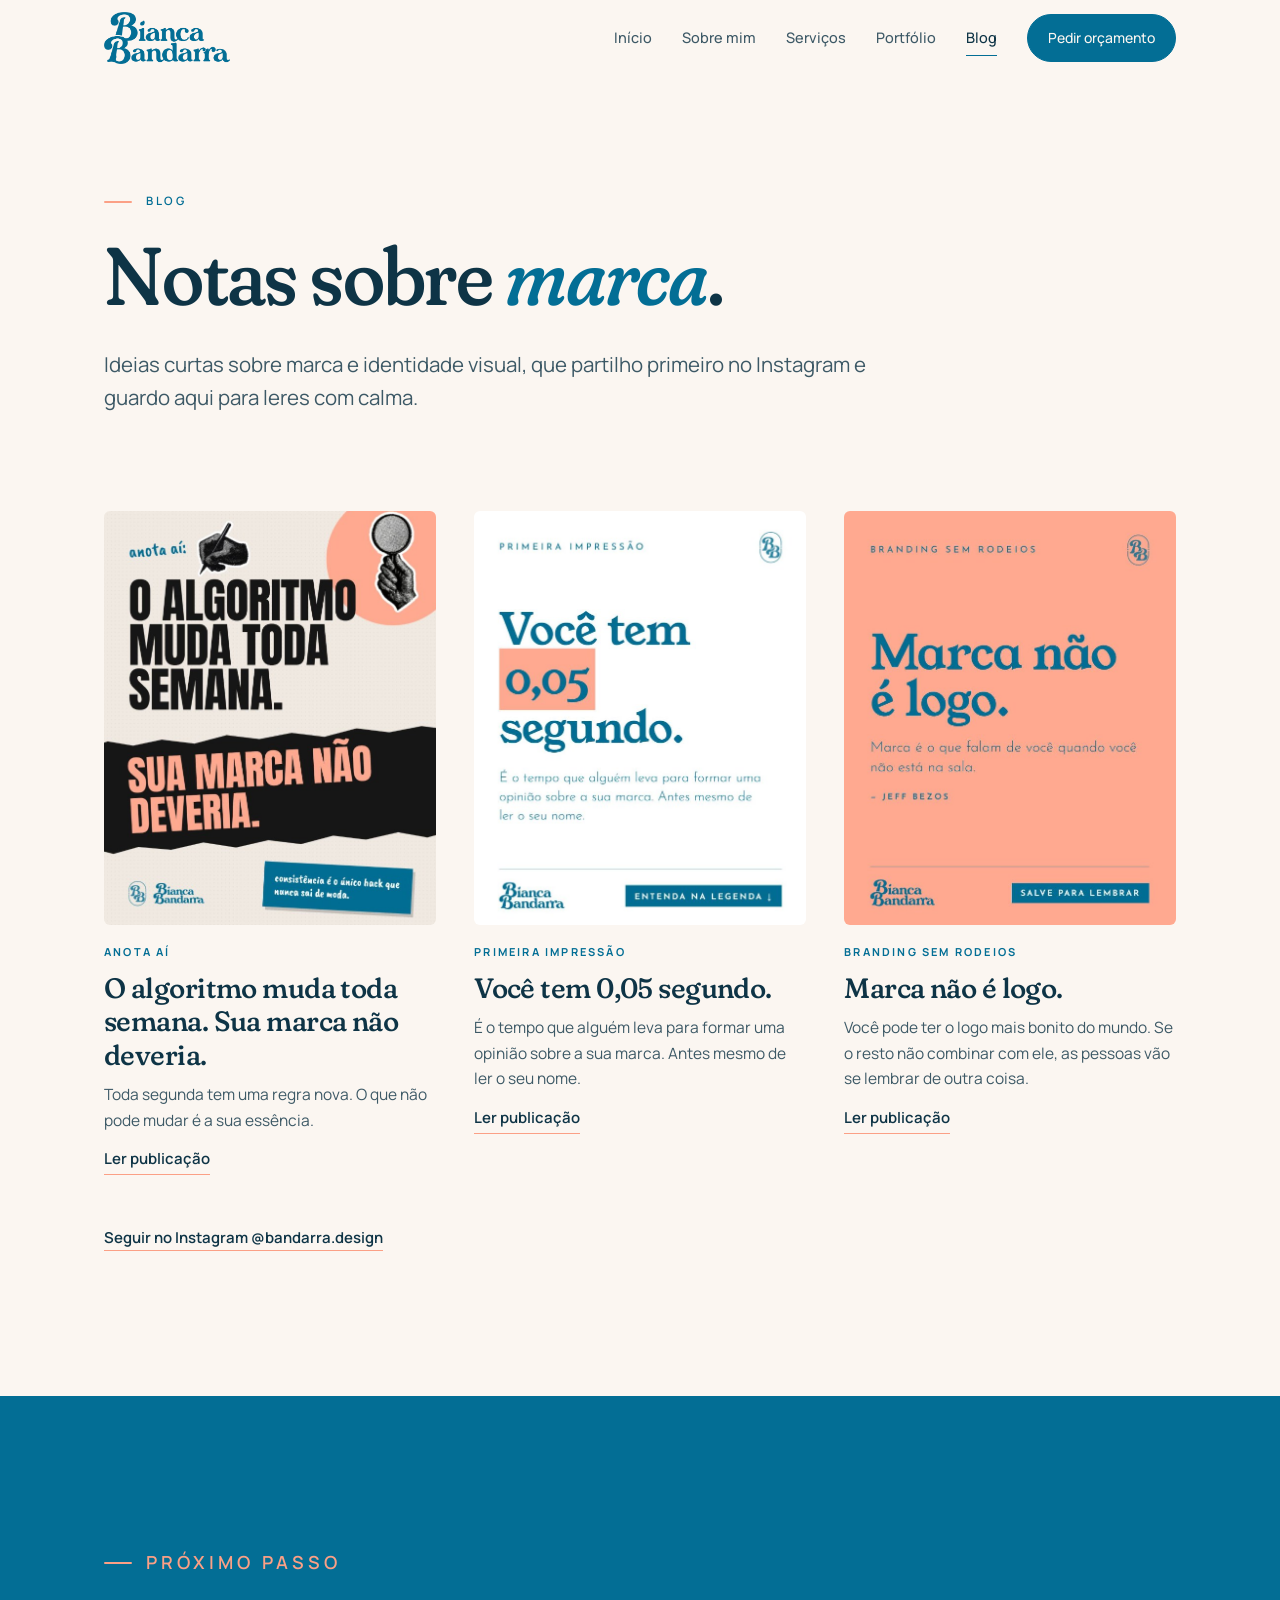
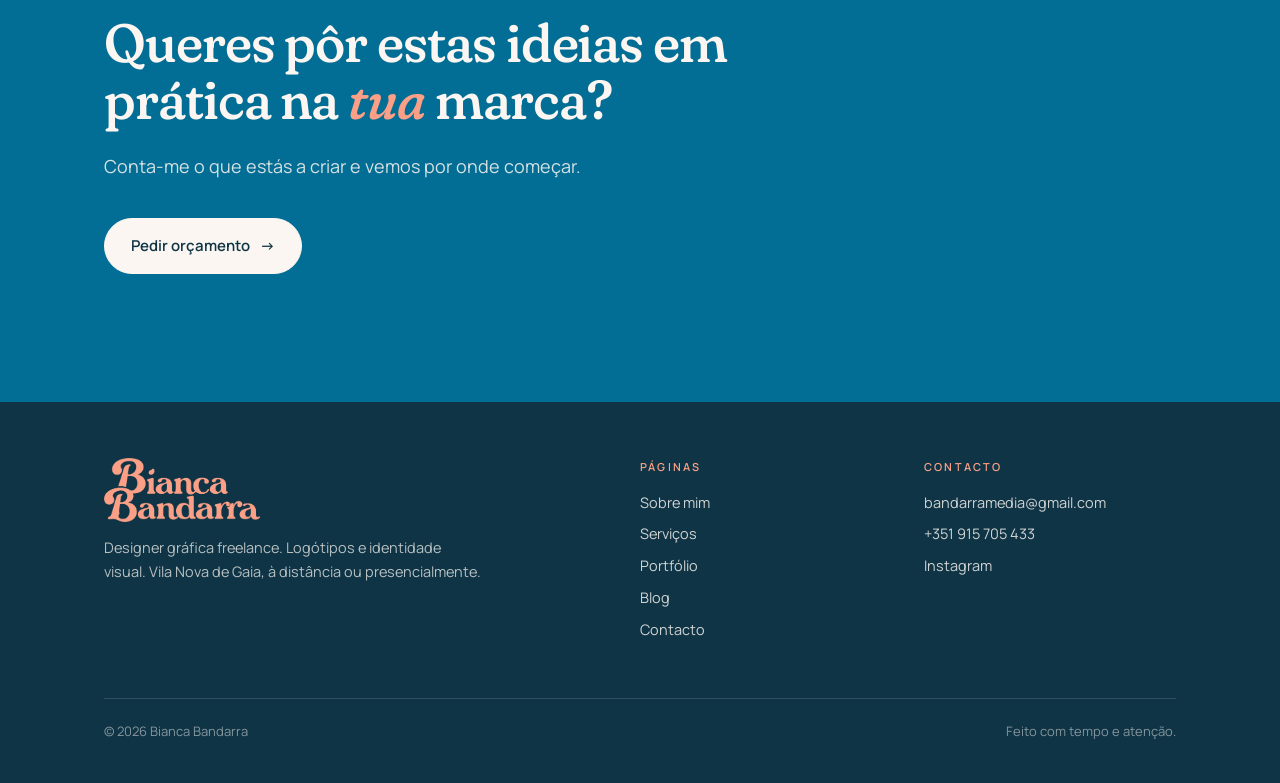
<file: blog.html>
<!doctype html>
<html lang="pt-PT" class="no-js">
<head>
  <meta charset="utf-8">
  <meta name="viewport" content="width=device-width, initial-scale=1">
  <title>Blog · Bianca Bandarra</title>
  <meta name="description" content="Notas curtas sobre marca, identidade visual e design, das publicações da Bianca no Instagram.">
  <meta property="og:title" content="Blog · Bianca Bandarra">
  <meta property="og:description" content="Notas curtas sobre marca, identidade visual e design, das publicações da Bianca no Instagram.">
  <meta name="theme-color" content="#FBF6F1">
  <link rel="icon" href="img/favicon.png">
  <link rel="preconnect" href="https://fonts.googleapis.com"><link rel="preconnect" href="https://fonts.gstatic.com" crossorigin>
  <link href="https://fonts.googleapis.com/css2?family=Fraunces:ital,opsz,wght,SOFT@0,9..144,400..700,100;1,9..144,400..700,100&family=Manrope:wght@400;500;600;700&display=swap" rel="stylesheet">
  
  <link rel="stylesheet" href="styles.css">
</head>
<body>
  <a class="skip" href="#conteudo">Saltar para o conteúdo</a>
  <header class="site-header">
    <div class="wrap">
      <a class="brand" href="index.html" aria-label="Bianca Bandarra, início">
        <img class="brand-logo" src="img/bb-wordmark-azul.png" alt="Bianca Bandarra" width="900" height="370">
      </a>
      <button class="nav-toggle" aria-label="Abrir menu" aria-expanded="false" aria-controls="nav"><span></span><span></span><span></span></button>
      <nav class="nav" id="nav" aria-label="Principal">
        <a href="index.html">Início</a>
        <a href="sobre.html">Sobre mim</a>
        <a href="servicos.html">Serviços</a>
        <a href="portfolio.html">Portfólio</a>
        <a href="blog.html" aria-current="page">Blog</a>
        <a class="btn" href="contacto.html">Pedir orçamento</a>
      </nav>
    </div>
  </header>
  <main id="conteudo">
    <section class="page-hero">
      <div class="wrap reveal">
        <p class="eyebrow">Blog</p>
        <h1>Notas sobre <em>marca</em>.</h1>
        <p class="lead">Ideias curtas sobre marca e identidade visual, que partilho primeiro no Instagram e guardo aqui para leres com calma.</p>
      </div>
    </section>

    <section class="section" style="padding-top:0">
      <div class="wrap">
        <div class="posts">
          <a class="post-card reveal" href="blog-o-algoritmo-muda.html">
            <div class="post-card-img"><img src="img/blog/o-algoritmo-muda.jpg" alt="Publicação: O algoritmo muda toda semana. Sua marca não deveria. Consistência é o único hack que nunca sai de moda." loading="lazy"></div>
            <span class="post-serie">Anota aí</span>
            <h3>O algoritmo muda toda semana. Sua marca não deveria.</h3>
            <p>Toda segunda tem uma regra nova. O que não pode mudar é a sua essência.</p>
            <span class="link">Ler publicação</span>
          </a>
          <a class="post-card reveal" href="blog-primeira-impressao.html">
            <div class="post-card-img"><img src="img/blog/primeira-impressao.jpg" alt="Publicação: Você tem 0,05 segundo. É o tempo que alguém leva para formar uma opinião sobre a sua marca." loading="lazy"></div>
            <span class="post-serie">Primeira impressão</span>
            <h3>Você tem 0,05 segundo.</h3>
            <p>É o tempo que alguém leva para formar uma opinião sobre a sua marca. Antes mesmo de ler o seu nome.</p>
            <span class="link">Ler publicação</span>
          </a>
          <a class="post-card reveal" href="blog-marca-nao-e-logo.html">
            <div class="post-card-img"><img src="img/blog/marca-nao-e-logo.jpg" alt="Publicação: Marca não é logo. Marca é o que falam de você quando você não está na sala. Jeff Bezos." loading="lazy"></div>
            <span class="post-serie">Branding sem rodeios</span>
            <h3>Marca não é logo.</h3>
            <p>Você pode ter o logo mais bonito do mundo. Se o resto não combinar com ele, as pessoas vão se lembrar de outra coisa.</p>
            <span class="link">Ler publicação</span>
          </a>
        </div>
        <p class="reveal" style="margin-top:48px" data-instagram><a class="link" href="#">Seguir no Instagram <span data-instagram-handle></span></a></p>
      </div>
    </section>

  <section class="cta-band">
    <div class="wrap reveal">
      <p class="eyebrow">Próximo passo</p>
      <h2>Queres pôr estas ideias em prática na <em>tua</em> marca?</h2>
      <p>Conta-me o que estás a criar e vemos por onde começar.</p>
      <a class="btn btn--light" href="contacto.html">Pedir orçamento <span class="arrow" aria-hidden="true">→</span></a>
    </div>
  </section>
  </main>
  <footer class="site-footer">
    <div class="wrap">
      <div class="footer-grid">
        <div>
          <img src="img/bb-wordmark-salmao.png" alt="Bianca Bandarra" width="900" height="370" style="height:64px;width:auto">
          <p style="margin:14px 0 0;max-width:26em">Designer gráfica freelance. Logótipos e identidade visual. Vila Nova de Gaia, à distância ou presencialmente.</p>
        </div>
        <div>
          <h4>Páginas</h4>
          <ul>
            <li><a href="sobre.html">Sobre mim</a></li>
            <li><a href="servicos.html">Serviços</a></li>
            <li><a href="portfolio.html">Portfólio</a></li>
            <li><a href="blog.html">Blog</a></li>
            <li><a href="contacto.html">Contacto</a></li>
          </ul>
        </div>
        <div>
          <h4>Contacto</h4>
          <ul>
            <li><a href="mailto:bandarramedia@gmail.com">bandarramedia@gmail.com</a></li>
            <li><a href="https://wa.me/351915705433">+351 915 705 433</a></li>
            <li data-instagram><a href="#">Instagram</a></li>
          </ul>
        </div>
      </div>
      <div class="footer-bottom">
        <span>© <span data-year>2026</span> Bianca Bandarra</span>
        <span>Feito com tempo e atenção.</span>
      </div>
    </div>
  </footer>
  <script src="script.js"></script>
</body>
</html>
</file>
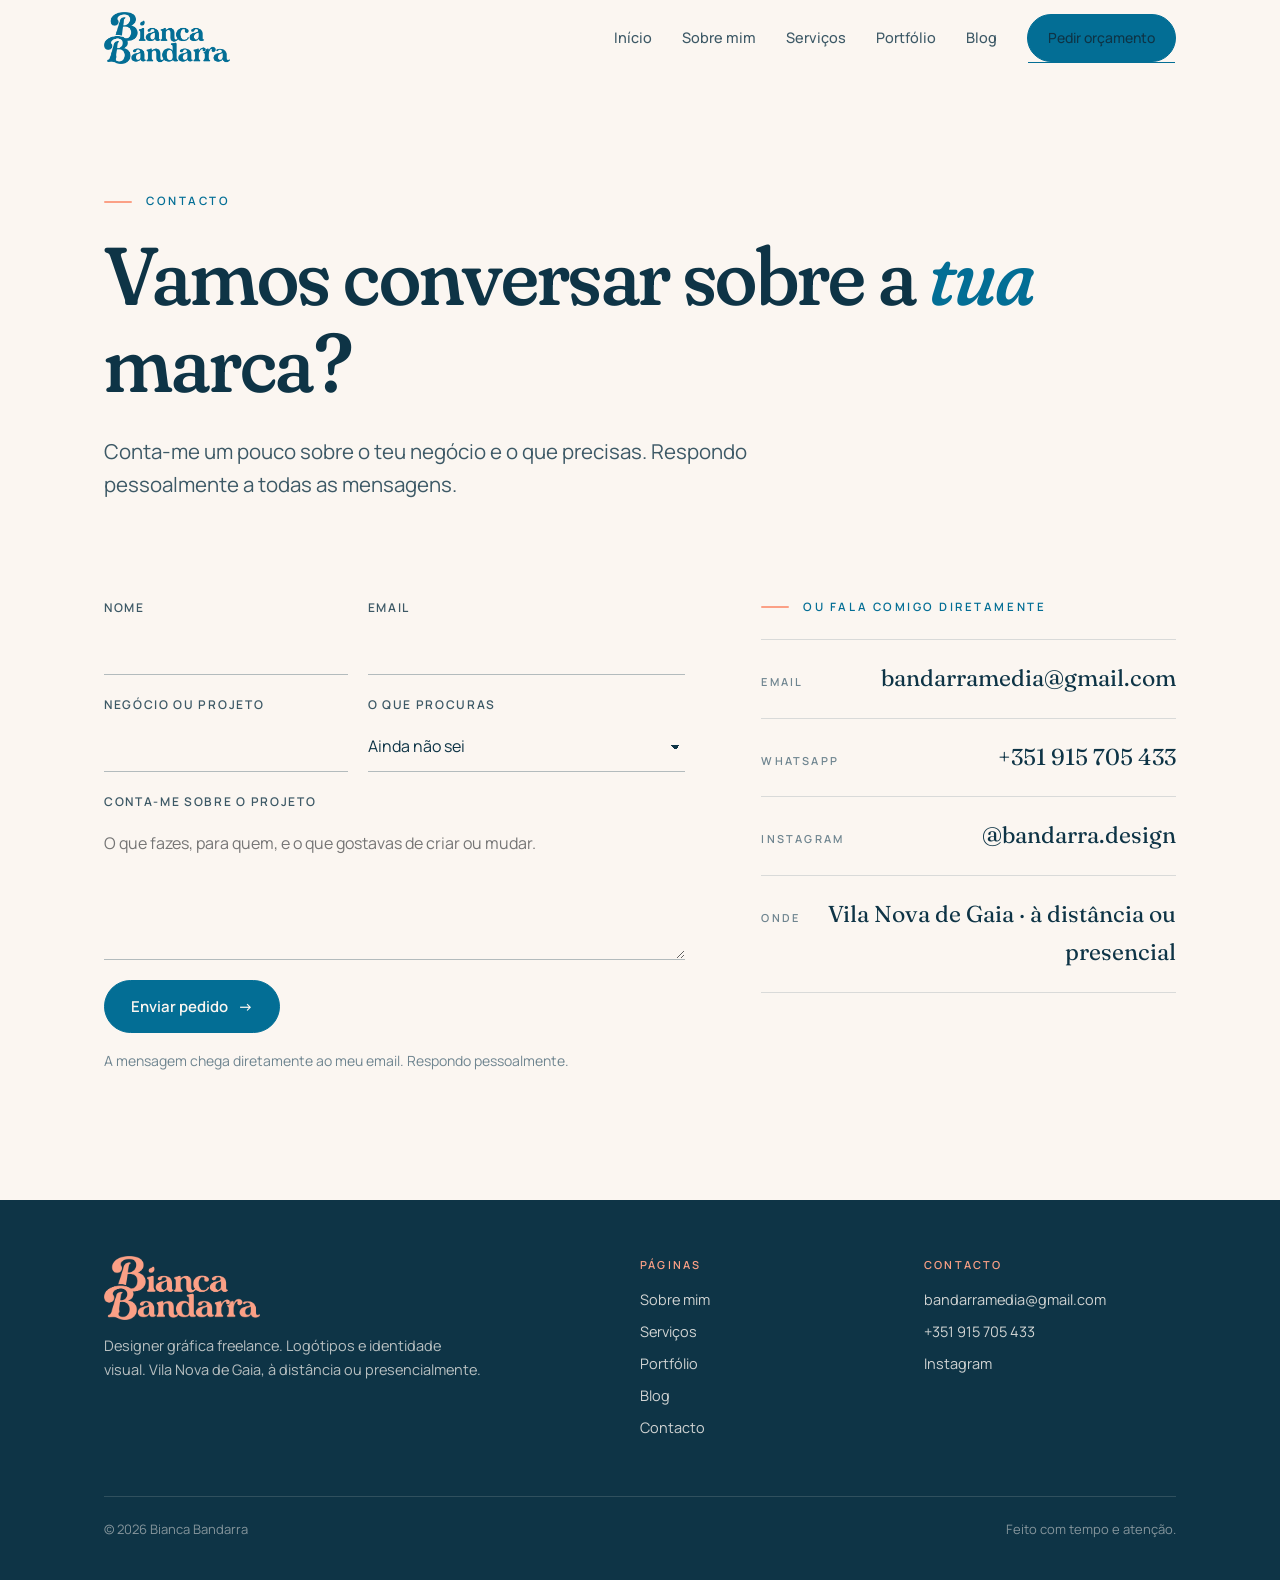
<file: contacto.html>
<!doctype html>
<html lang="pt-PT" class="no-js">
<head>
  <meta charset="utf-8">
  <meta name="viewport" content="width=device-width, initial-scale=1">
  <title>Contacto · Bianca Bandarra</title>
  <meta name="description" content="Pede um orçamento para o teu logótipo ou identidade visual. Respondo pessoalmente a todas as mensagens.">
  <meta property="og:title" content="Contacto · Bianca Bandarra">
  <meta property="og:description" content="Pede um orçamento para o teu logótipo ou identidade visual. Respondo pessoalmente a todas as mensagens.">
  <meta name="theme-color" content="#FBF6F1">
  <link rel="icon" href="img/favicon.png">
  <link rel="preconnect" href="https://fonts.googleapis.com"><link rel="preconnect" href="https://fonts.gstatic.com" crossorigin>
  <link href="https://fonts.googleapis.com/css2?family=Fraunces:ital,opsz,wght,SOFT@0,9..144,400..700,100;1,9..144,400..700,100&family=Manrope:wght@400;500;600;700&display=swap" rel="stylesheet">
  
  <link rel="stylesheet" href="styles.css">
</head>
<body>
  <a class="skip" href="#conteudo">Saltar para o conteúdo</a>
  <header class="site-header">
    <div class="wrap">
      <a class="brand" href="index.html" aria-label="Bianca Bandarra, início">
        <img class="brand-logo" src="img/bb-wordmark-azul.png" alt="Bianca Bandarra" width="900" height="370">
      </a>
      <button class="nav-toggle" aria-label="Abrir menu" aria-expanded="false" aria-controls="nav"><span></span><span></span><span></span></button>
      <nav class="nav" id="nav" aria-label="Principal">
        <a href="index.html">Início</a>
        <a href="sobre.html">Sobre mim</a>
        <a href="servicos.html">Serviços</a>
        <a href="portfolio.html">Portfólio</a>
        <a href="blog.html">Blog</a>
        <a class="btn" href="contacto.html" aria-current="page">Pedir orçamento</a>
      </nav>
    </div>
  </header>
  <main id="conteudo">
    <section class="page-hero">
      <div class="wrap reveal">
        <p class="eyebrow">Contacto</p>
        <h1>Vamos conversar sobre a <em>tua</em> marca?</h1>
        <p class="lead">Conta-me um pouco sobre o teu negócio e o que precisas. Respondo pessoalmente a todas as mensagens.</p>
      </div>
    </section>

    <section class="section" style="padding-top:0">
      <div class="wrap contact-grid">
        <form class="form reveal" id="form-orcamento">
          <input type="text" name="_honey" tabindex="-1" autocomplete="off" aria-hidden="true" style="position:absolute;left:-9999px">
          <div class="field"><label for="nome">Nome</label><input id="nome" name="nome" autocomplete="name" required></div>
          <div class="field"><label for="email">Email</label><input id="email" name="email" type="email" autocomplete="email" required></div>
          <div class="field"><label for="negocio">Negócio ou projeto</label><input id="negocio" name="negocio" autocomplete="organization"></div>
          <div class="field">
            <label for="servico">O que procuras</label>
            <select id="servico" name="servico">
              <option>Logótipo</option>
              <option>Identidade visual</option>
              <option>Aplicações (cartões, etiquetas, fardas…)</option>
              <option selected>Ainda não sei</option>
            </select>
          </div>
          <div class="field field--full"><label for="mensagem">Conta-me sobre o projeto</label><textarea id="mensagem" name="mensagem" placeholder="O que fazes, para quem, e o que gostavas de criar ou mudar." required></textarea></div>
          <button class="btn" type="submit">Enviar pedido <span class="arrow" aria-hidden="true">→</span></button>
          <p class="small">A mensagem chega diretamente ao meu email. Respondo pessoalmente.</p>
        </form>

        <aside class="reveal">
          <p class="eyebrow">Ou fala comigo diretamente</p>
          <ul class="contact-list">
            <li><a href="mailto:bandarramedia@gmail.com"><span>Email</span><span>bandarramedia@gmail.com</span></a></li>
            <li><a href="https://wa.me/351915705433"><span>WhatsApp</span><span>+351 915 705 433</span></a></li>
            <li data-instagram><a href="#"><span>Instagram</span><span data-instagram-handle></span></a></li>
            <li><div><span>Onde</span><span>Vila Nova de Gaia · à distância ou presencial</span></div></li>
          </ul>
        </aside>
      </div>
    </section>
  </main>
  <footer class="site-footer">
    <div class="wrap">
      <div class="footer-grid">
        <div>
          <img src="img/bb-wordmark-salmao.png" alt="Bianca Bandarra" width="900" height="370" style="height:64px;width:auto">
          <p style="margin:14px 0 0;max-width:26em">Designer gráfica freelance. Logótipos e identidade visual. Vila Nova de Gaia, à distância ou presencialmente.</p>
        </div>
        <div>
          <h4>Páginas</h4>
          <ul>
            <li><a href="sobre.html">Sobre mim</a></li>
            <li><a href="servicos.html">Serviços</a></li>
            <li><a href="portfolio.html">Portfólio</a></li>
            <li><a href="blog.html">Blog</a></li>
            <li><a href="contacto.html">Contacto</a></li>
          </ul>
        </div>
        <div>
          <h4>Contacto</h4>
          <ul>
            <li><a href="mailto:bandarramedia@gmail.com">bandarramedia@gmail.com</a></li>
            <li><a href="https://wa.me/351915705433">+351 915 705 433</a></li>
            <li data-instagram><a href="#">Instagram</a></li>
          </ul>
        </div>
      </div>
      <div class="footer-bottom">
        <span>© <span data-year>2026</span> Bianca Bandarra</span>
        <span>Feito com tempo e atenção.</span>
      </div>
    </div>
  </footer>
  <script src="script.js"></script>
</body>
</html>
</file>
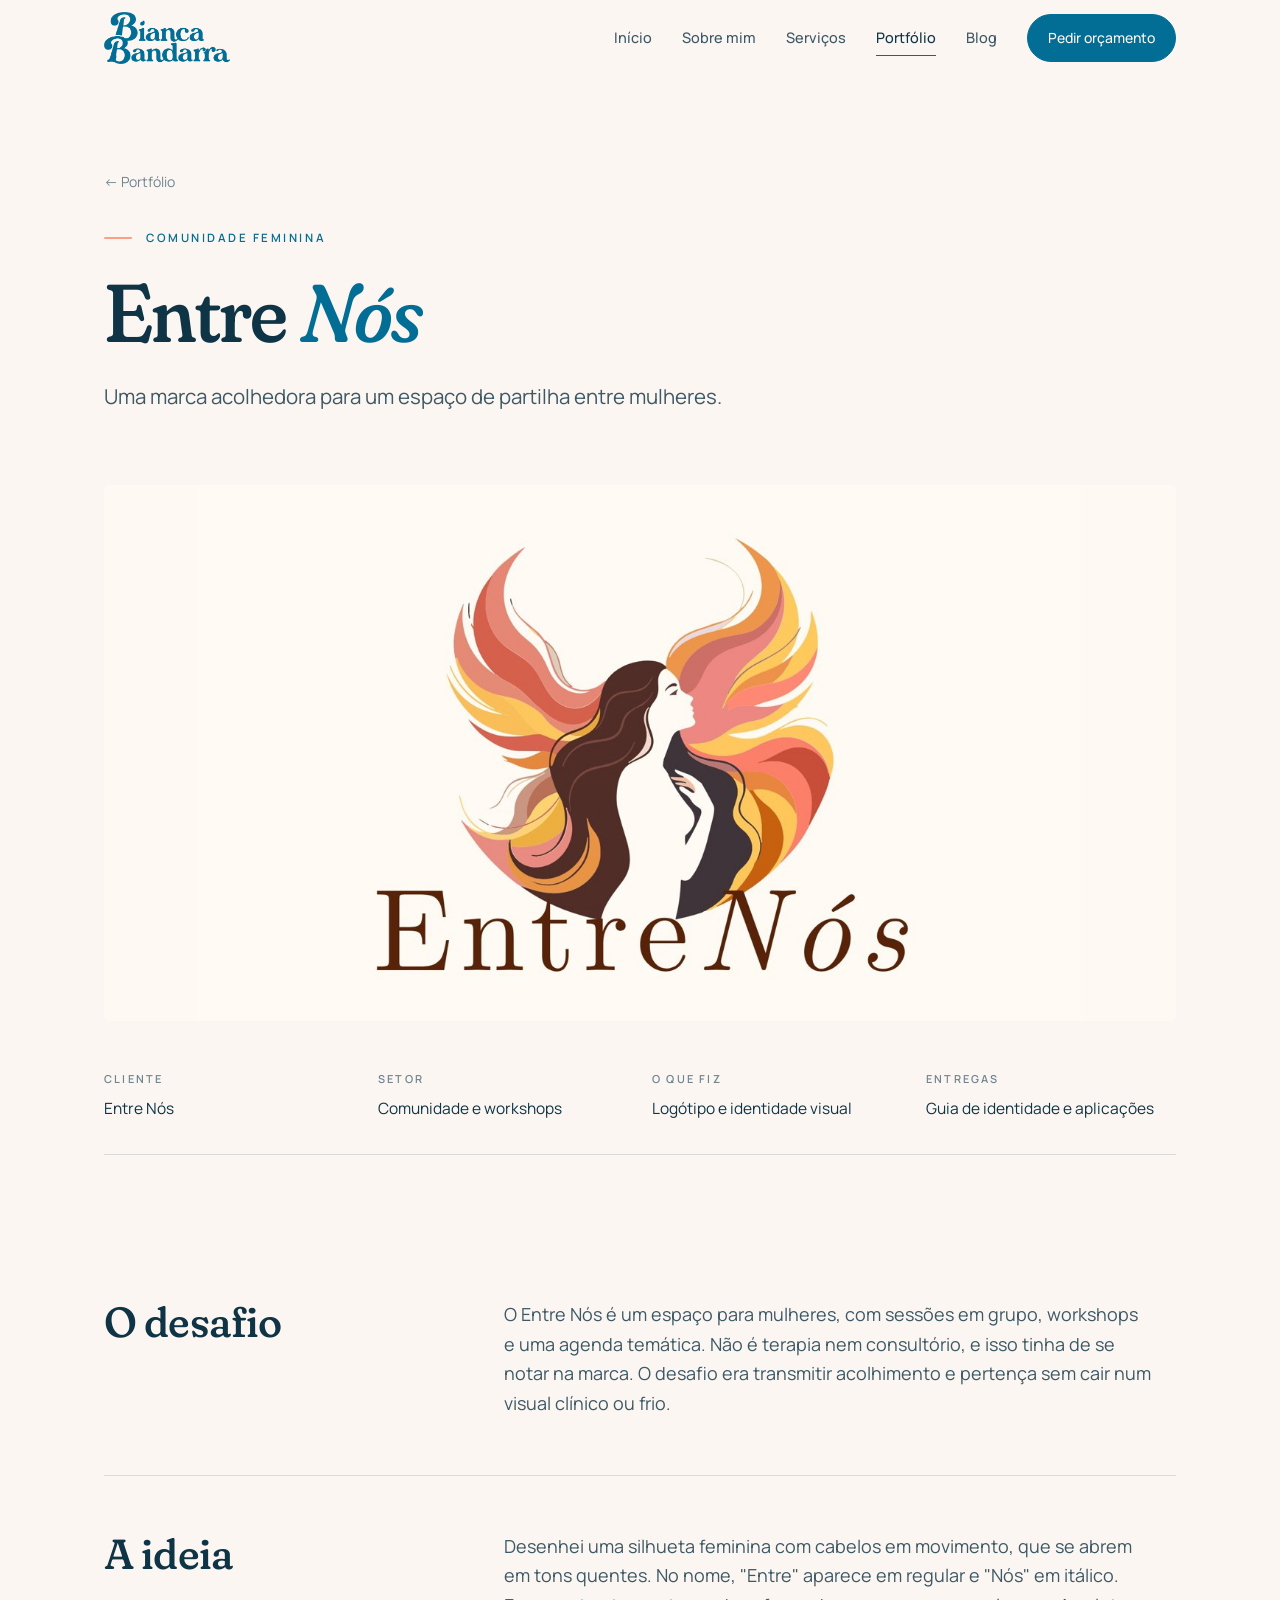
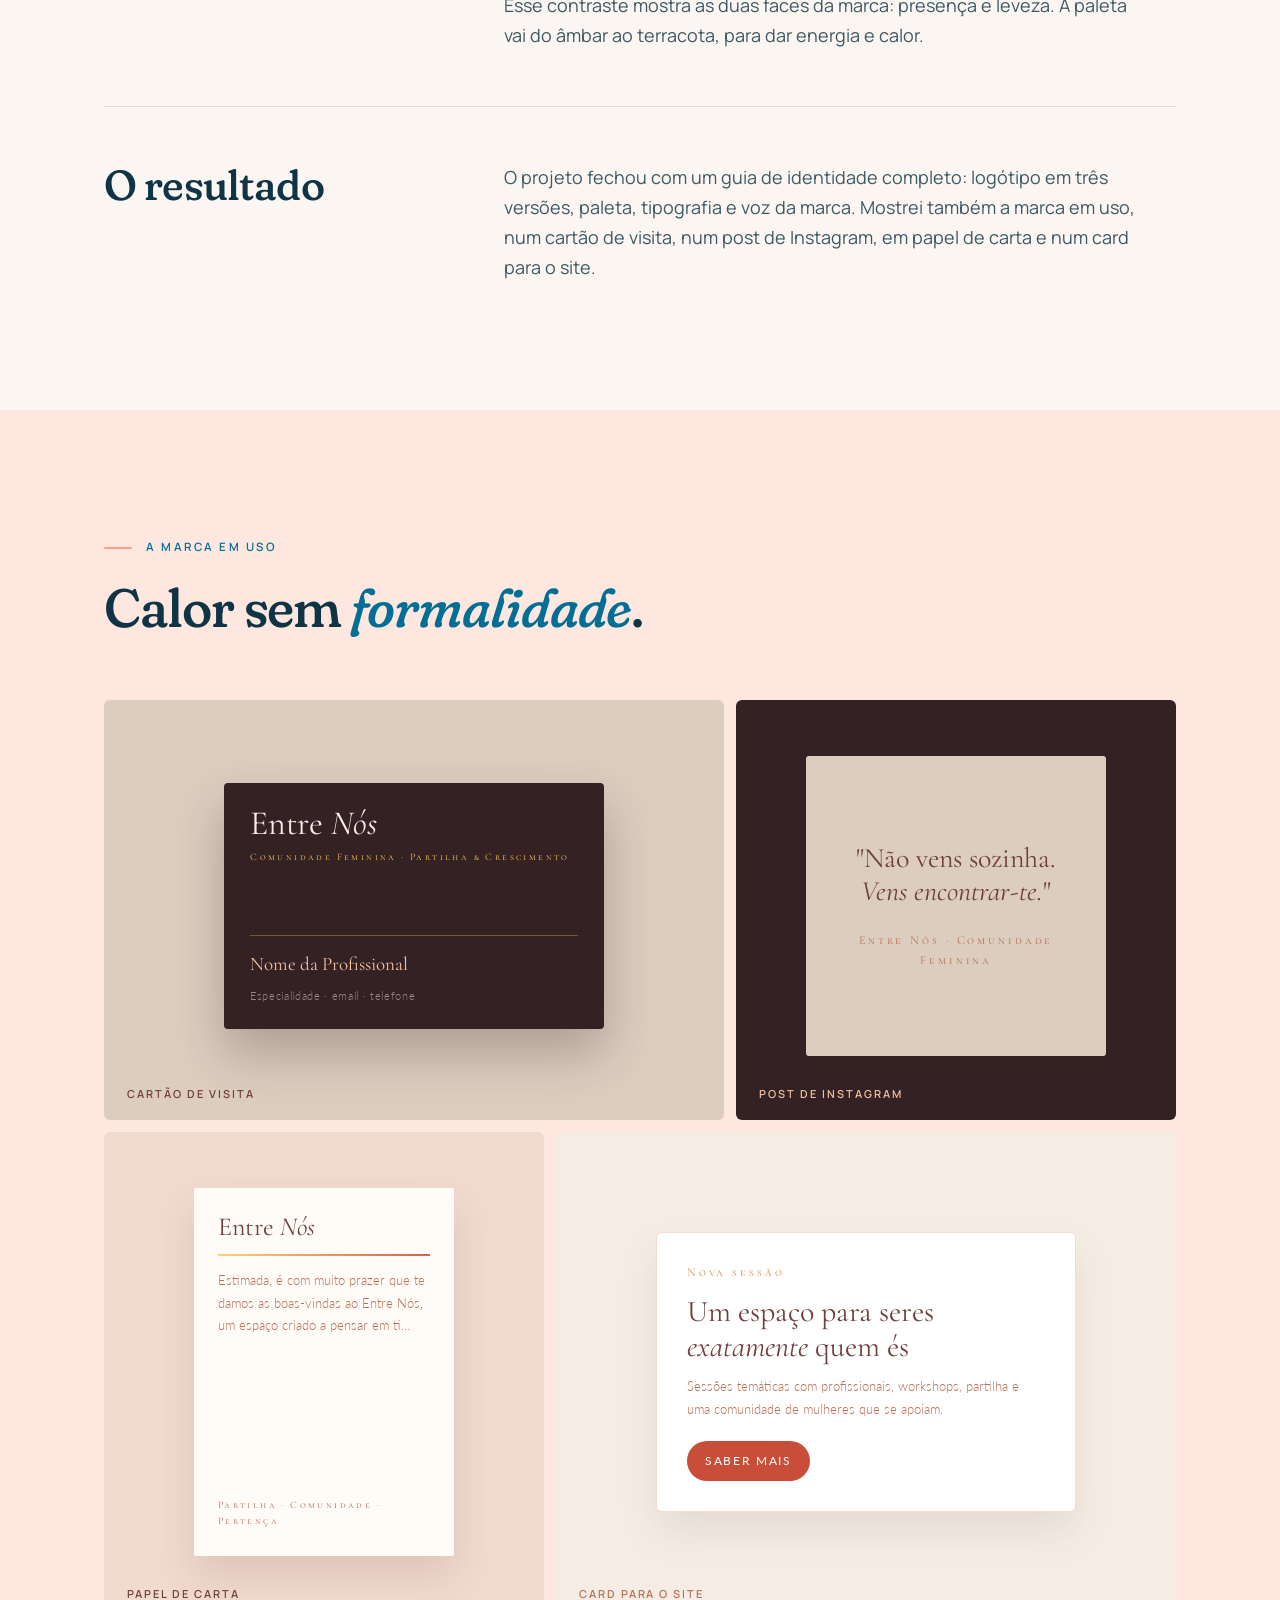
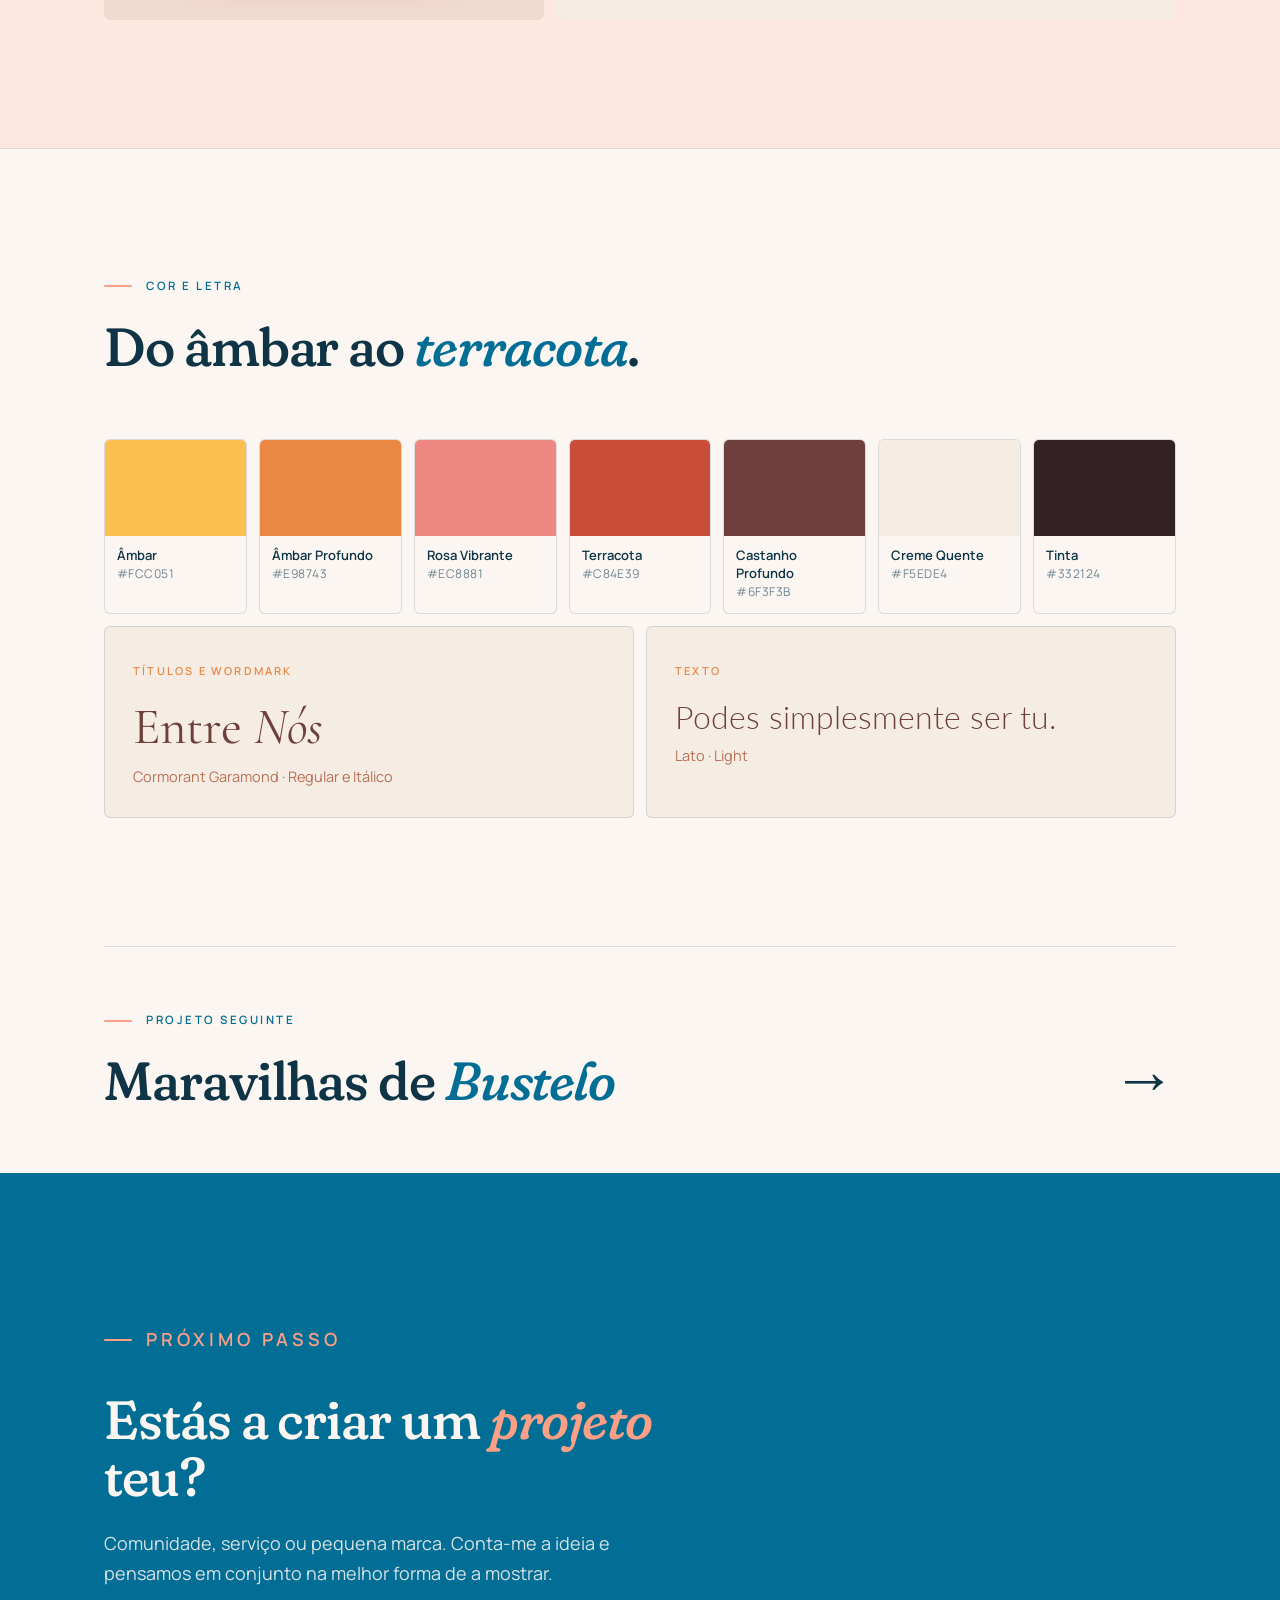
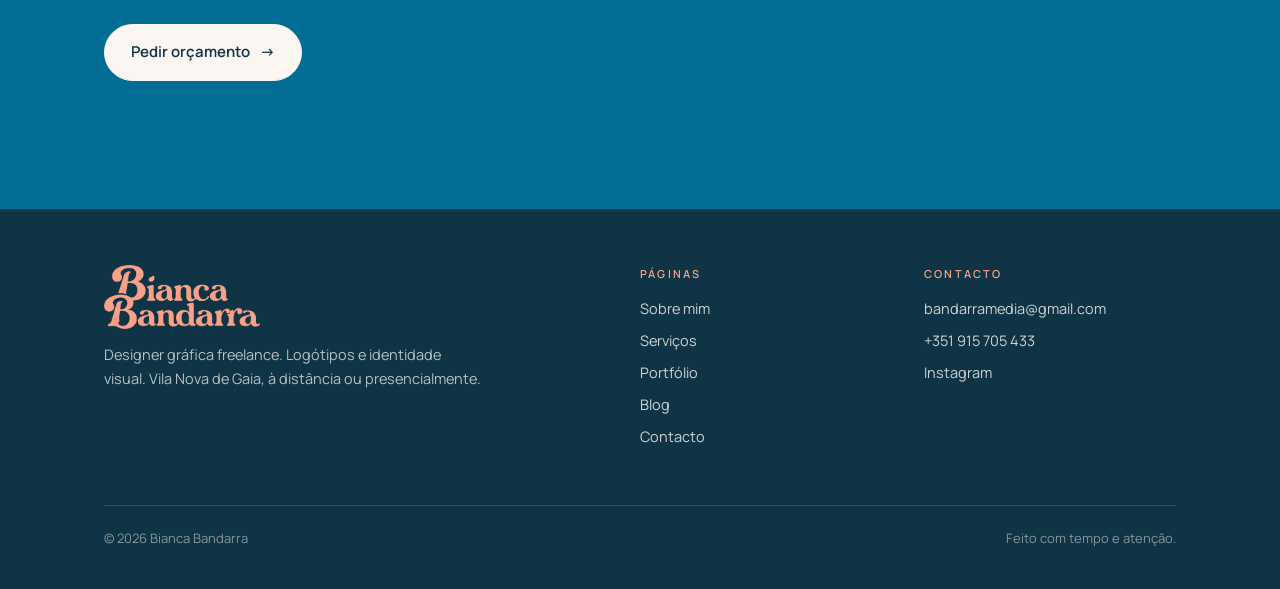
<file: entre-nos.html>
<!doctype html>
<html lang="pt-PT" class="no-js">
<head>
  <meta charset="utf-8">
  <meta name="viewport" content="width=device-width, initial-scale=1">
  <title>Entre Nós · Portfólio Bianca Bandarra</title>
  <meta name="description" content="Identidade visual para o Entre Nós, um espaço de partilha e comunidade para mulheres.">
  <meta property="og:title" content="Entre Nós · Portfólio Bianca Bandarra">
  <meta property="og:description" content="Identidade visual para o Entre Nós, um espaço de partilha e comunidade para mulheres.">
  <meta name="theme-color" content="#FBF6F1">
  <link rel="icon" href="img/favicon.png">
  <link rel="preconnect" href="https://fonts.googleapis.com"><link rel="preconnect" href="https://fonts.gstatic.com" crossorigin>
  <link href="https://fonts.googleapis.com/css2?family=Fraunces:ital,opsz,wght,SOFT@0,9..144,400..700,100;1,9..144,400..700,100&family=Manrope:wght@400;500;600;700&display=swap" rel="stylesheet">
  <link href="https://fonts.googleapis.com/css2?family=Cormorant+Garamond:ital,wght@0,400;1,400&family=Cormorant+SC&family=Lato:wght@300&display=swap" rel="stylesheet">
  <style>
    .en-stage { display:grid; place-items:center; padding:clamp(28px,5vw,56px) 20px clamp(48px,6vw,64px); min-height:340px; }
    .en-caps { font-family:'Cormorant SC',serif; font-size:12px; letter-spacing:.24em; color:#B87057; }
    .en-wm { font-family:'Cormorant Garamond',serif; font-size:34px; color:#6F3F3B; line-height:1; }
    .en-wm i, .en-quote i, .en-title i { font-style:italic; }
    .en-card { width:min(380px,100%); aspect-ratio:85/55; background:#332124; border-radius:4px; padding:24px 26px; display:flex; flex-direction:column; justify-content:space-between; box-shadow:0 24px 50px rgba(51,33,36,.28); }
    .en-card .en-wm { color:#F5EDE4; }
    .en-card-top, .en-card-bottom { display:flex; flex-direction:column; gap:8px; }
    .en-card .en-caps { color:#FCC051; font-size:10px; }
    .en-card-bottom { border-top:1px solid rgba(252,192,81,.35); padding-top:12px; }
    .en-name { font-family:'Cormorant Garamond',serif; color:#F3BFA2; font-size:19px; }
    .en-small { font-family:'Lato',sans-serif; font-weight:300; color:#9E8A8A; font-size:11px; letter-spacing:.06em; }
    .en-post { width:min(300px,100%); aspect-ratio:1; background:#DCCDBF; border-radius:3px; padding:28px; display:flex; flex-direction:column; justify-content:center; gap:22px; text-align:center; }
    .en-quote { font-family:'Cormorant Garamond',serif; font-size:28px; line-height:1.2; color:#6F3F3B; }
    .en-letter { width:min(260px,100%); aspect-ratio:210/297; background:#FFFCF8; border-radius:2px; padding:26px 24px; display:flex; flex-direction:column; gap:14px; box-shadow:0 20px 40px rgba(111,63,59,.15); }
    .en-line { height:2px; background:linear-gradient(90deg,#FDD07A,#D5614D); width:100%; }
    .en-body { font-family:'Lato',sans-serif; font-weight:300; font-size:12.5px; line-height:1.8; color:#B87057; }
    .en-letter .en-caps { font-size:10px; }
    .en-web { width:min(420px,100%); background:#fff; border-radius:6px; border:1px solid #F1DBCE; padding:30px; display:flex; flex-direction:column; gap:12px; box-shadow:0 20px 40px rgba(111,63,59,.10); }
    .en-title { font-family:'Cormorant Garamond',serif; font-size:30px; line-height:1.15; color:#6F3F3B; }
    .en-btn { align-self:flex-start; margin-top:8px; font-family:'Lato',sans-serif; font-size:12px; letter-spacing:.14em; text-transform:uppercase; color:#fff; background:#C84E39; padding:10px 18px; border-radius:100px; }
  </style>
  <link rel="stylesheet" href="styles.css">
</head>
<body>
  <a class="skip" href="#conteudo">Saltar para o conteúdo</a>
  <header class="site-header">
    <div class="wrap">
      <a class="brand" href="index.html" aria-label="Bianca Bandarra, início">
        <img class="brand-logo" src="img/bb-wordmark-azul.png" alt="Bianca Bandarra" width="900" height="370">
      </a>
      <button class="nav-toggle" aria-label="Abrir menu" aria-expanded="false" aria-controls="nav"><span></span><span></span><span></span></button>
      <nav class="nav" id="nav" aria-label="Principal">
        <a href="index.html">Início</a>
        <a href="sobre.html">Sobre mim</a>
        <a href="servicos.html">Serviços</a>
        <a href="portfolio.html" aria-current="page">Portfólio</a>
        <a href="blog.html">Blog</a>
        <a class="btn" href="contacto.html">Pedir orçamento</a>
      </nav>
    </div>
  </header>
  <main id="conteudo">
    <section class="case-hero">
      <div class="wrap">
        <a class="back" href="portfolio.html">← Portfólio</a>
        <div class="reveal">
          <p class="eyebrow">Comunidade feminina</p>
          <h1>Entre <em>Nós</em></h1>
          <p class="lead">Uma marca acolhedora para um espaço de partilha entre mulheres.</p>
        </div>
        <div class="case-cover reveal" style="background:#FEF9F2">
          <img src="img/en-logo.jpg" alt="Logótipo do Entre Nós" style="position:absolute;left:50%;top:50%;height:165%;width:auto;max-width:none;transform:translate(-50%,-48%)">
        </div>
        <dl class="meta-grid reveal">
          <div><dt>Cliente</dt><dd>Entre Nós</dd></div>
          <div><dt>Setor</dt><dd>Comunidade e workshops</dd></div>
          <div><dt>O que fiz</dt><dd>Logótipo e identidade visual</dd></div>
          <div><dt>Entregas</dt><dd>Guia de identidade e aplicações</dd></div>
        </dl>
      </div>
    </section>

    <section class="section">
      <div class="wrap story">
        <div class="story-row reveal">
          <h2>O desafio</h2>
          <div>
            <p>O Entre Nós é um espaço para mulheres, com sessões em grupo, workshops e uma agenda temática. Não é terapia nem consultório, e isso tinha de se notar na marca. O desafio era transmitir acolhimento e pertença sem cair num visual clínico ou frio.</p>
          </div>
        </div>
        <div class="story-row reveal">
          <h2>A ideia</h2>
          <div>
            <p>Desenhei uma silhueta feminina com cabelos em movimento, que se abrem em tons quentes. No nome, "Entre" aparece em regular e "Nós" em itálico. Esse contraste mostra as duas faces da marca: presença e leveza. A paleta vai do âmbar ao terracota, para dar energia e calor.</p>
          </div>
        </div>
        <div class="story-row reveal">
          <h2>O resultado</h2>
          <div>
            <p>O projeto fechou com um guia de identidade completo: logótipo em três versões, paleta, tipografia e voz da marca. Mostrei também a marca em uso, num cartão de visita, num post de Instagram, em papel de carta e num card para o site.</p>
          </div>
        </div>
      </div>
    </section>

    <section class="section section--alt">
      <div class="wrap">
        <div class="section-head reveal"><div><p class="eyebrow">A marca em uso</p><h2>Calor sem <em>formalidade</em>.</h2></div></div>
        <div class="gallery">
          <figure class="g g-7 reveal en-stage" style="background:#DCCDBF">
            <div class="en-card">
              <div class="en-card-top"><span class="en-wm">Entre <i>Nós</i></span><span class="en-caps">Comunidade Feminina · Partilha &amp; Crescimento</span></div>
              <div class="en-card-bottom"><span class="en-name">Nome da Profissional</span><span class="en-small">Especialidade · email · telefone</span></div>
            </div>
            <figcaption style="color:#6F3F3B">Cartão de visita</figcaption>
          </figure>
          <figure class="g g-5 reveal en-stage" style="background:#332124">
            <div class="en-post">
              <span class="en-quote">"Não vens sozinha. <i>Vens encontrar-te.</i>"</span>
              <span class="en-caps" style="color:#B87057">Entre Nós · Comunidade Feminina</span>
            </div>
            <figcaption style="color:#F3BFA2">Post de Instagram</figcaption>
          </figure>
          <figure class="g g-5 reveal en-stage" style="background:#F1DBCE">
            <div class="en-letter">
              <span class="en-wm" style="font-size:26px">Entre <i>Nós</i></span>
              <span class="en-line"></span>
              <span class="en-body">Estimada, é com muito prazer que te damos as boas-vindas ao Entre Nós, um espaço criado a pensar em ti…</span>
              <span class="en-caps" style="margin-top:auto">Partilha · Comunidade · Pertença</span>
            </div>
            <figcaption style="color:#6F3F3B">Papel de carta</figcaption>
          </figure>
          <figure class="g g-7 reveal en-stage" style="background:#F5EDE4">
            <div class="en-web">
              <span class="en-caps" style="color:#E98743">Nova sessão</span>
              <span class="en-title">Um espaço para seres <i>exatamente</i> quem és</span>
              <span class="en-body">Sessões temáticas com profissionais, workshops, partilha e uma comunidade de mulheres que se apoiam.</span>
              <span class="en-btn">Saber mais</span>
            </div>
            <figcaption style="color:#B87057">Card para o site</figcaption>
          </figure>
        </div>
      </div>
    </section>

    <section class="section">
      <div class="wrap">
        <div class="section-head reveal"><div><p class="eyebrow">Cor e letra</p><h2>Do âmbar ao <em>terracota</em>.</h2></div></div>
        <div class="swatches reveal">
          <div class="swatch"><i style="background:#FCC051"></i><span><b>Âmbar</b><small>#FCC051</small></span></div>
          <div class="swatch"><i style="background:#E98743"></i><span><b>Âmbar Profundo</b><small>#E98743</small></span></div>
          <div class="swatch"><i style="background:#EC8881"></i><span><b>Rosa Vibrante</b><small>#EC8881</small></span></div>
          <div class="swatch"><i style="background:#C84E39"></i><span><b>Terracota</b><small>#C84E39</small></span></div>
          <div class="swatch"><i style="background:#6F3F3B"></i><span><b>Castanho Profundo</b><small>#6F3F3B</small></span></div>
          <div class="swatch"><i style="background:#F5EDE4"></i><span><b>Creme Quente</b><small>#F5EDE4</small></span></div>
          <div class="swatch"><i style="background:#332124"></i><span><b>Tinta</b><small>#332124</small></span></div>
        </div>
        <div class="type-row reveal" style="margin-top:12px">
          <div class="type-card" style="background:#F5EDE4">
            <span class="label" style="color:#E98743">Títulos e wordmark</span>
            <div class="sample" style="font-family:'Cormorant Garamond',serif;color:#6F3F3B">Entre <i>Nós</i></div>
            <p style="color:#B87057">Cormorant Garamond · Regular e Itálico</p>
          </div>
          <div class="type-card" style="background:#F5EDE4">
            <span class="label" style="color:#E98743">Texto</span>
            <div class="sample" style="font-family:'Lato',sans-serif;font-weight:300;color:#6F3F3B;font-size:clamp(24px,2.6vw,32px)">Podes simplesmente ser tu.</div>
            <p style="color:#B87057">Lato · Light</p>
          </div>
        </div>
      </div>
    </section>

    <div class="wrap">
      <a class="next-project" href="maravilhas-de-bustelo.html">
        <div><p class="eyebrow">Projeto seguinte</p><h2>Maravilhas de <em>Bustelo</em></h2></div>
        <span class="arrow-lg" aria-hidden="true">→</span>
      </a>
    </div>

  <section class="cta-band">
    <div class="wrap reveal">
      <p class="eyebrow">Próximo passo</p>
      <h2>Estás a criar um <em>projeto</em> teu?</h2>
      <p>Comunidade, serviço ou pequena marca. Conta-me a ideia e pensamos em conjunto na melhor forma de a mostrar.</p>
      <a class="btn btn--light" href="contacto.html">Pedir orçamento <span class="arrow" aria-hidden="true">→</span></a>
    </div>
  </section>
  </main>
  <footer class="site-footer">
    <div class="wrap">
      <div class="footer-grid">
        <div>
          <img src="img/bb-wordmark-salmao.png" alt="Bianca Bandarra" width="900" height="370" style="height:64px;width:auto">
          <p style="margin:14px 0 0;max-width:26em">Designer gráfica freelance. Logótipos e identidade visual. Vila Nova de Gaia, à distância ou presencialmente.</p>
        </div>
        <div>
          <h4>Páginas</h4>
          <ul>
            <li><a href="sobre.html">Sobre mim</a></li>
            <li><a href="servicos.html">Serviços</a></li>
            <li><a href="portfolio.html">Portfólio</a></li>
            <li><a href="blog.html">Blog</a></li>
            <li><a href="contacto.html">Contacto</a></li>
          </ul>
        </div>
        <div>
          <h4>Contacto</h4>
          <ul>
            <li><a href="mailto:bandarramedia@gmail.com">bandarramedia@gmail.com</a></li>
            <li><a href="https://wa.me/351915705433">+351 915 705 433</a></li>
            <li data-instagram><a href="#">Instagram</a></li>
          </ul>
        </div>
      </div>
      <div class="footer-bottom">
        <span>© <span data-year>2026</span> Bianca Bandarra</span>
        <span>Feito com tempo e atenção.</span>
      </div>
    </div>
  </footer>
  <script src="script.js"></script>
</body>
</html>
</file>
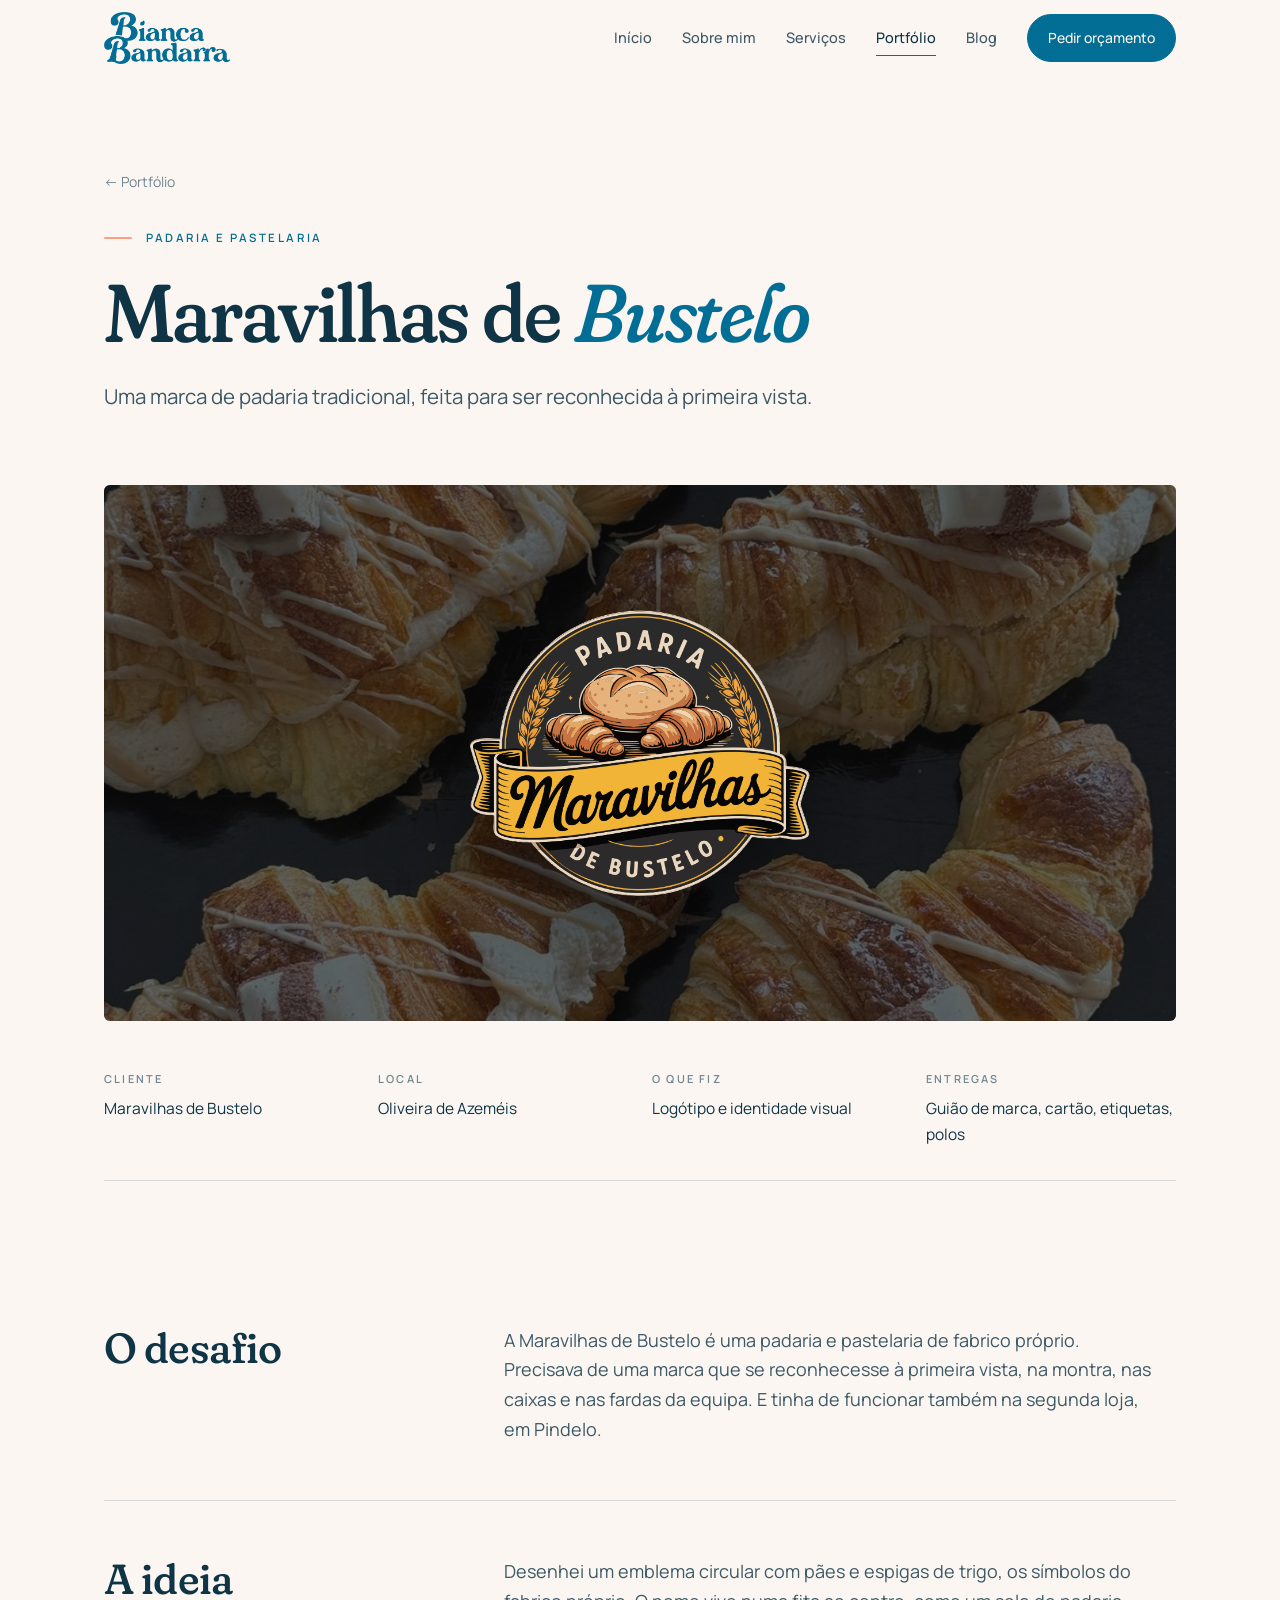
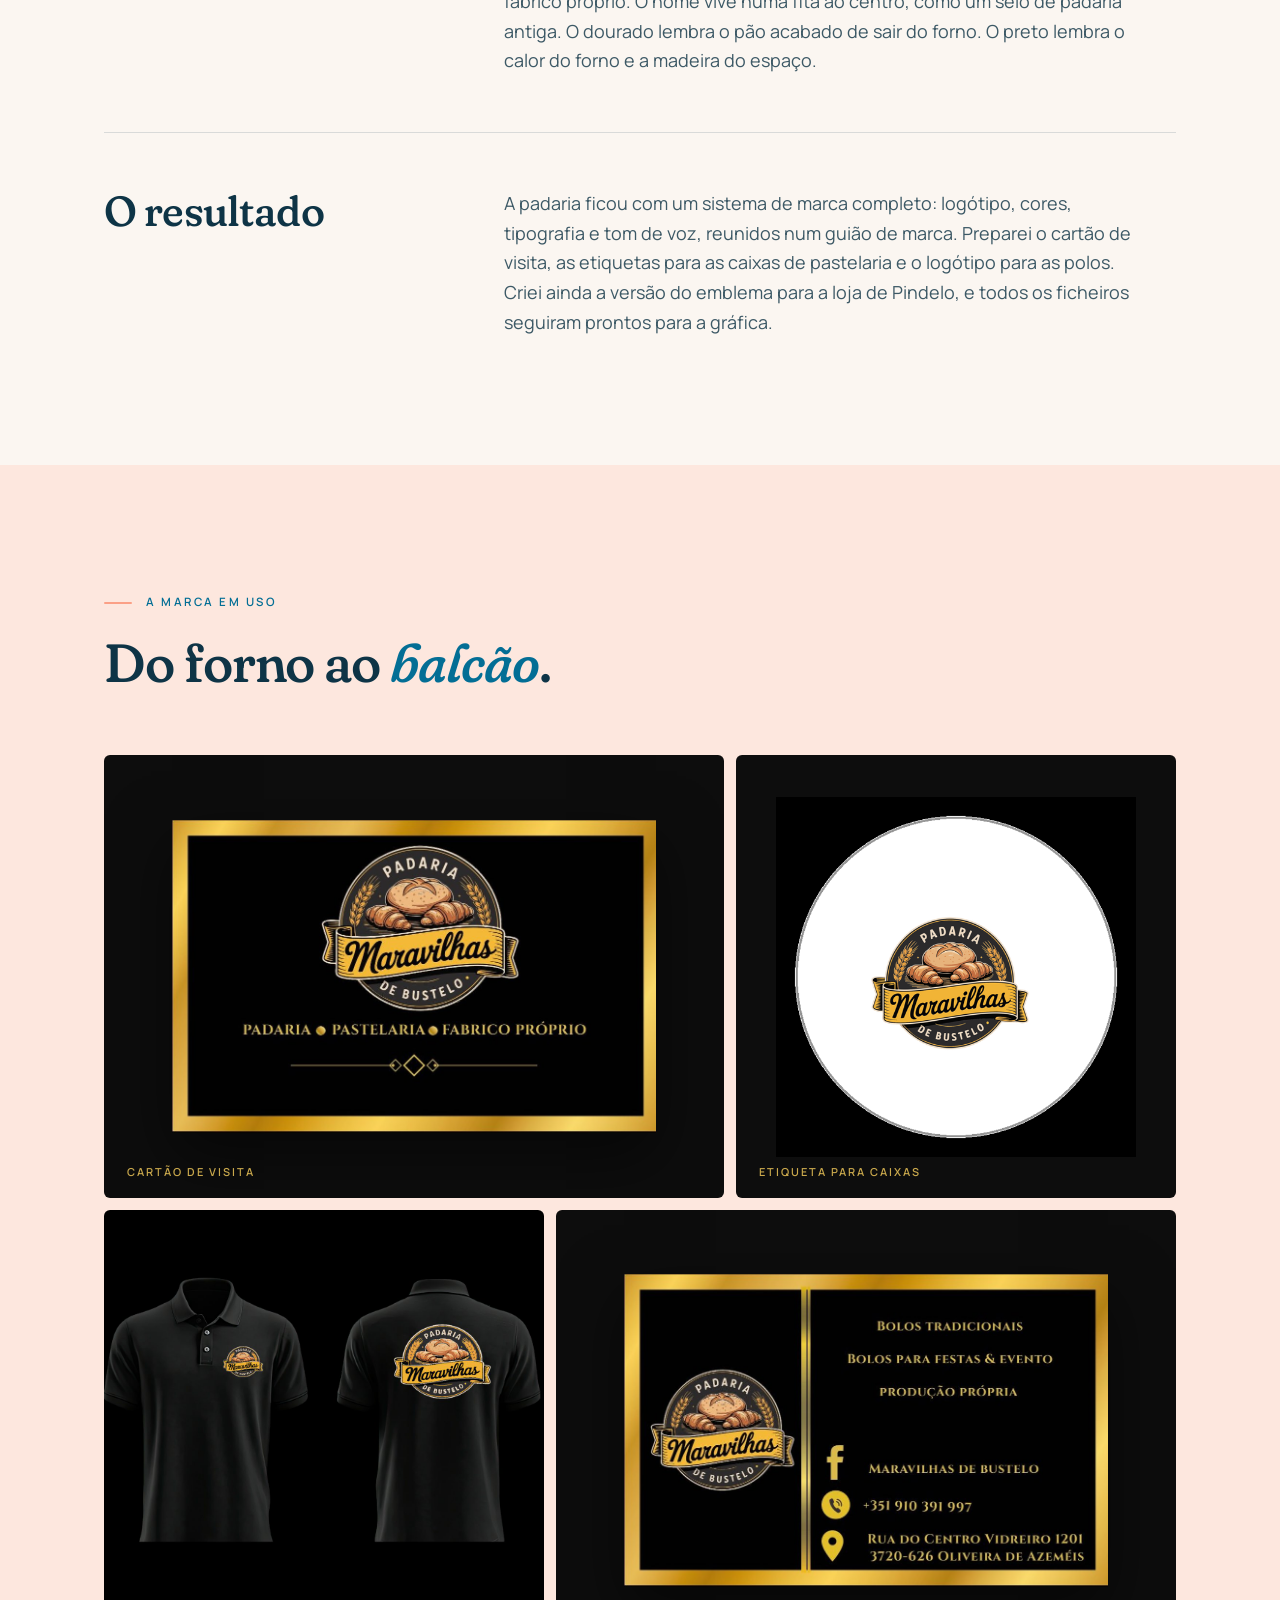
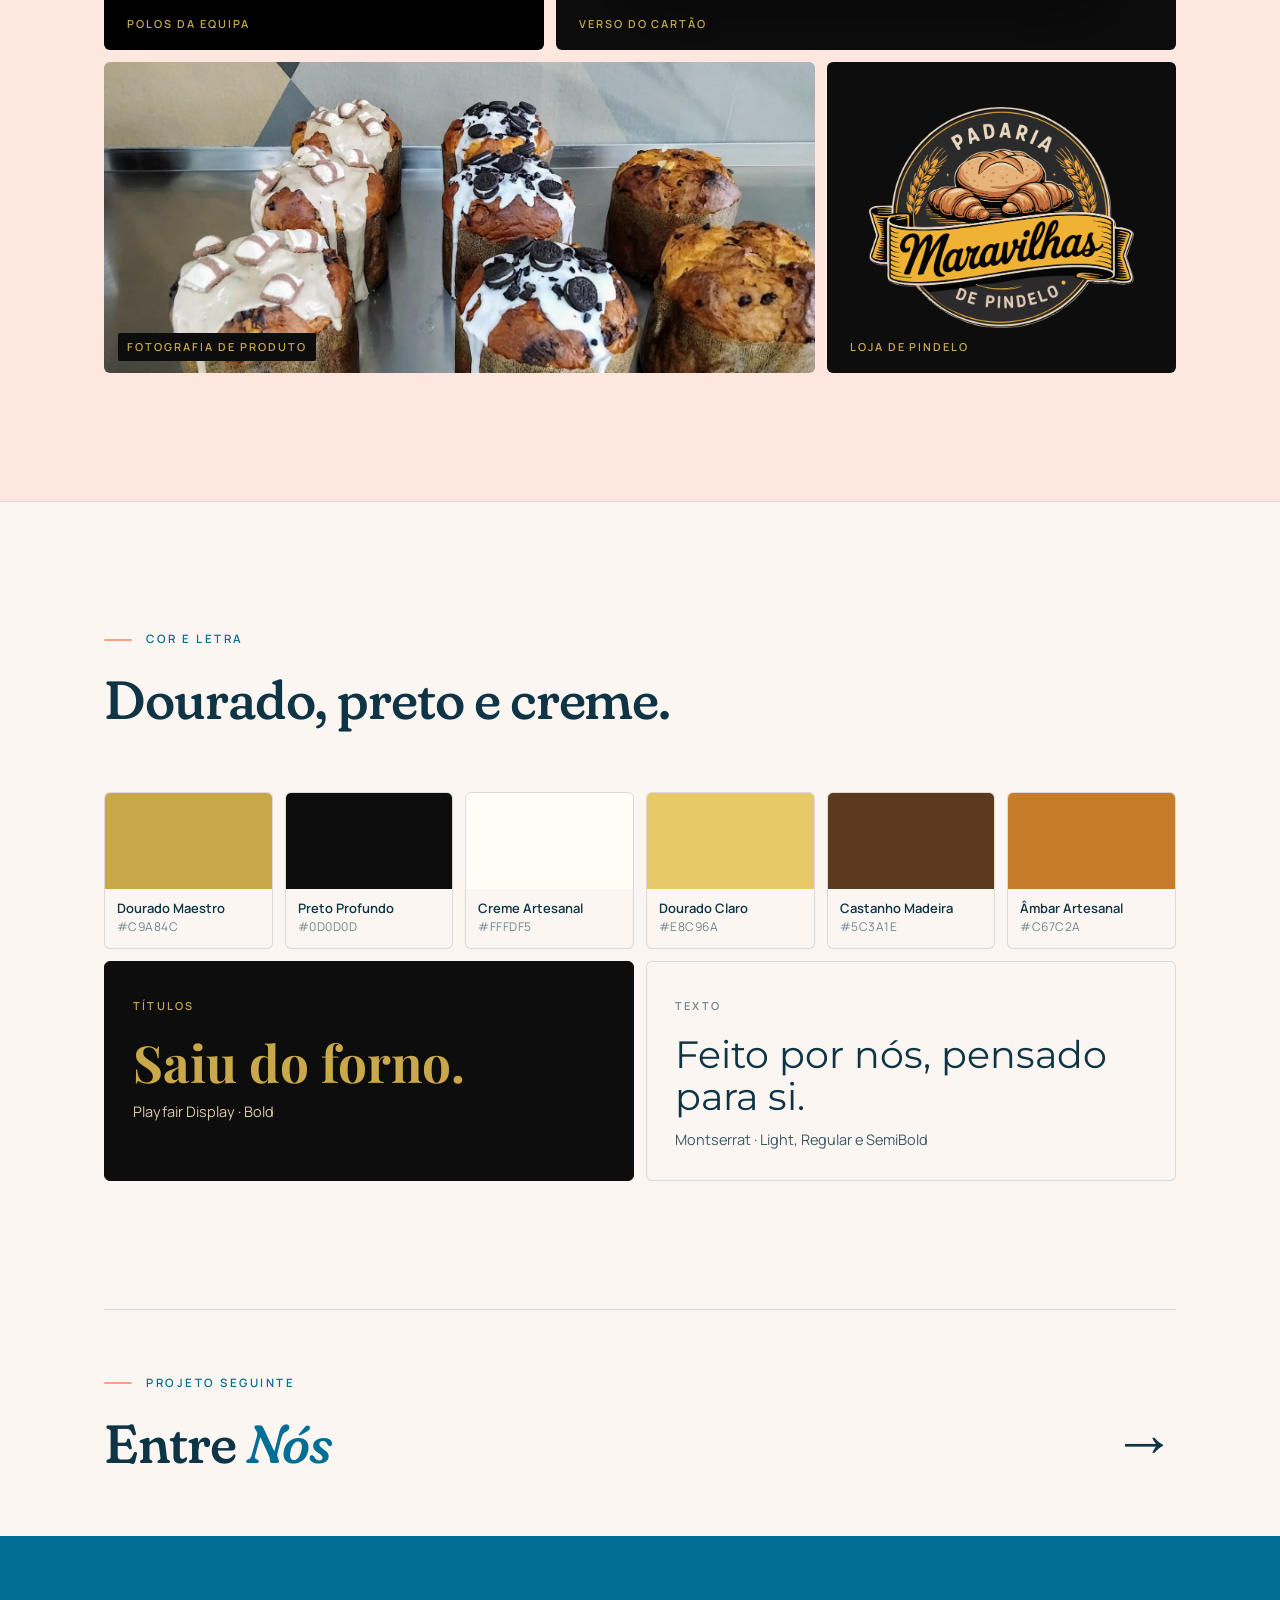
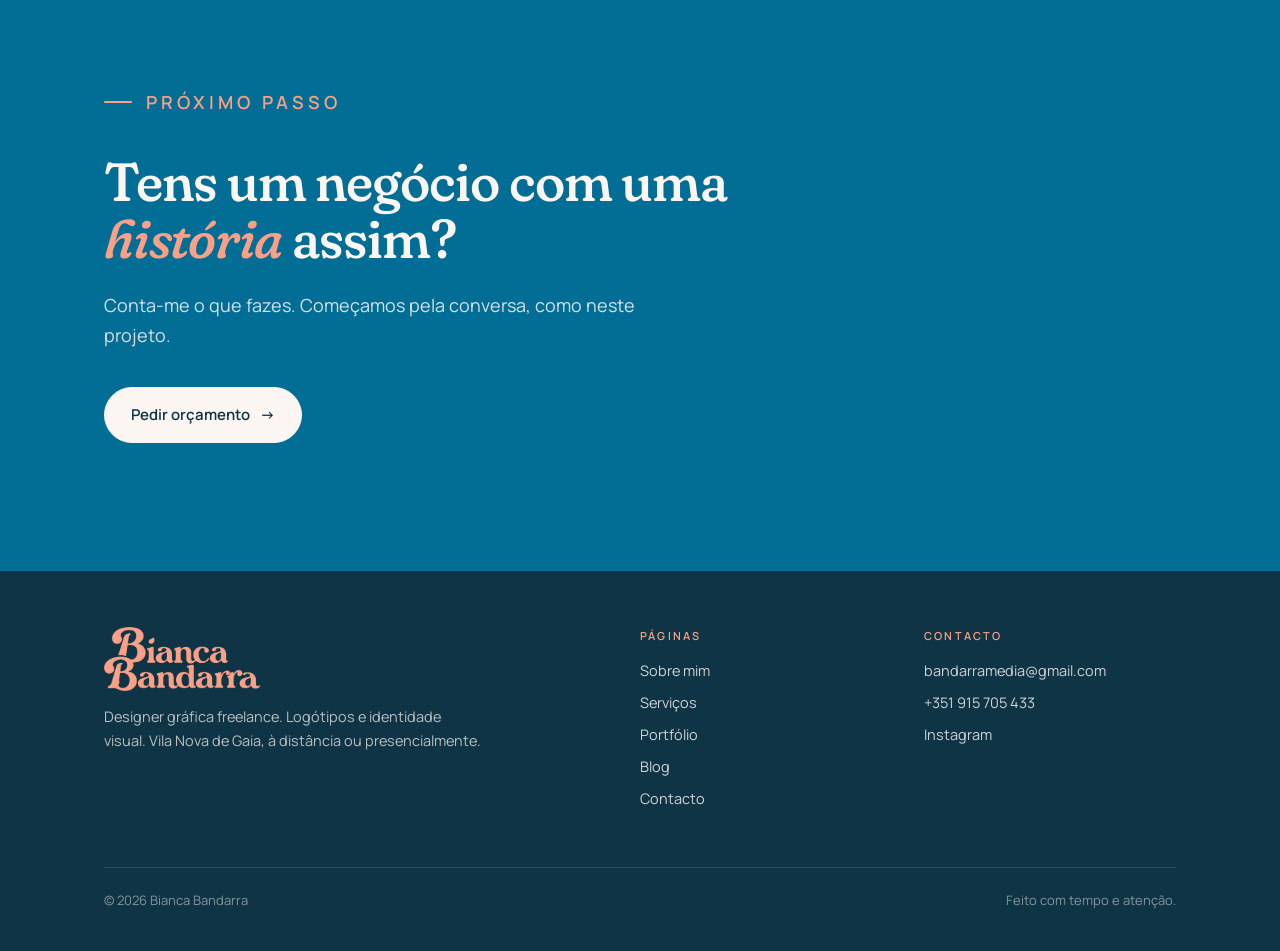
<file: maravilhas-de-bustelo.html>
<!doctype html>
<html lang="pt-PT" class="no-js">
<head>
  <meta charset="utf-8">
  <meta name="viewport" content="width=device-width, initial-scale=1">
  <title>Maravilhas de Bustelo · Portfólio Bianca Bandarra</title>
  <meta name="description" content="Identidade visual para a Maravilhas de Bustelo, padaria e pastelaria de fabrico próprio em Oliveira de Azeméis.">
  <meta property="og:title" content="Maravilhas de Bustelo · Portfólio Bianca Bandarra">
  <meta property="og:description" content="Identidade visual para a Maravilhas de Bustelo, padaria e pastelaria de fabrico próprio em Oliveira de Azeméis.">
  <meta name="theme-color" content="#FBF6F1">
  <link rel="icon" href="img/favicon.png">
  <link rel="preconnect" href="https://fonts.googleapis.com"><link rel="preconnect" href="https://fonts.gstatic.com" crossorigin>
  <link href="https://fonts.googleapis.com/css2?family=Fraunces:ital,opsz,wght,SOFT@0,9..144,400..700,100;1,9..144,400..700,100&family=Manrope:wght@400;500;600;700&display=swap" rel="stylesheet">
  <link href="https://fonts.googleapis.com/css2?family=Montserrat:wght@400&family=Playfair+Display:wght@700&display=swap" rel="stylesheet">
  <link rel="stylesheet" href="styles.css">
</head>
<body>
  <a class="skip" href="#conteudo">Saltar para o conteúdo</a>
  <header class="site-header">
    <div class="wrap">
      <a class="brand" href="index.html" aria-label="Bianca Bandarra, início">
        <img class="brand-logo" src="img/bb-wordmark-azul.png" alt="Bianca Bandarra" width="900" height="370">
      </a>
      <button class="nav-toggle" aria-label="Abrir menu" aria-expanded="false" aria-controls="nav"><span></span><span></span><span></span></button>
      <nav class="nav" id="nav" aria-label="Principal">
        <a href="index.html">Início</a>
        <a href="sobre.html">Sobre mim</a>
        <a href="servicos.html">Serviços</a>
        <a href="portfolio.html" aria-current="page">Portfólio</a>
        <a href="blog.html">Blog</a>
        <a class="btn" href="contacto.html">Pedir orçamento</a>
      </nav>
    </div>
  </header>
  <main id="conteudo">
    <section class="case-hero">
      <div class="wrap">
        <a class="back" href="portfolio.html">← Portfólio</a>
        <div class="reveal">
          <p class="eyebrow">Padaria e pastelaria</p>
          <h1>Maravilhas de <em>Bustelo</em></h1>
          <p class="lead">Uma marca de padaria tradicional, feita para ser reconhecida à primeira vista.</p>
        </div>
        <div class="case-cover reveal" style="background:#0D0D0D">
          <img src="img/mb-croissants.jpg" alt="" style="position:absolute;inset:0;width:100%;height:100%;object-fit:cover;opacity:.35">
          <img src="img/mb-bustelo.png" alt="Emblema da Maravilhas de Bustelo" style="position:relative;width:min(340px,52%);filter:drop-shadow(0 24px 50px rgba(0,0,0,.6))">
        </div>
        <dl class="meta-grid reveal">
          <div><dt>Cliente</dt><dd>Maravilhas de Bustelo</dd></div>
          <div><dt>Local</dt><dd>Oliveira de Azeméis</dd></div>
          <div><dt>O que fiz</dt><dd>Logótipo e identidade visual</dd></div>
          <div><dt>Entregas</dt><dd>Guião de marca, cartão, etiquetas, polos</dd></div>
        </dl>
      </div>
    </section>

    <section class="section">
      <div class="wrap story">
        <div class="story-row reveal">
          <h2>O desafio</h2>
          <div>
            <p>A Maravilhas de Bustelo é uma padaria e pastelaria de fabrico próprio. Precisava de uma marca que se reconhecesse à primeira vista, na montra, nas caixas e nas fardas da equipa. E tinha de funcionar também na segunda loja, em Pindelo.</p>
          </div>
        </div>
        <div class="story-row reveal">
          <h2>A ideia</h2>
          <div>
            <p>Desenhei um emblema circular com pães e espigas de trigo, os símbolos do fabrico próprio. O nome vive numa fita ao centro, como um selo de padaria antiga. O dourado lembra o pão acabado de sair do forno. O preto lembra o calor do forno e a madeira do espaço.</p>
          </div>
        </div>
        <div class="story-row reveal">
          <h2>O resultado</h2>
          <div>
            <p>A padaria ficou com um sistema de marca completo: logótipo, cores, tipografia e tom de voz, reunidos num guião de marca. Preparei o cartão de visita, as etiquetas para as caixas de pastelaria e o logótipo para as polos. Criei ainda a versão do emblema para a loja de Pindelo, e todos os ficheiros seguiram prontos para a gráfica.</p>
          </div>
        </div>
      </div>
    </section>

    <section class="section section--alt">
      <div class="wrap">
        <div class="section-head reveal"><div><p class="eyebrow">A marca em uso</p><h2>Do forno ao <em>balcão</em>.</h2></div></div>
        <div class="gallery">
          <figure class="g g-7 reveal" style="background:#0D0D0D;display:grid;place-items:center;aspect-ratio:7/5"><img src="img/mb-cartao-frente.jpg" alt="Cartão de visita da Maravilhas de Bustelo, frente" style="width:78%;height:auto;object-fit:contain;box-shadow:0 24px 60px rgba(0,0,0,.5)" loading="lazy"><figcaption style="color:#C9A84C">Cartão de visita</figcaption></figure>
          <figure class="g g-5 reveal" style="background:#0D0D0D;display:grid;place-items:center"><img src="img/mb-etiqueta.png" alt="Etiqueta redonda para caixas de pastelaria" style="width:82%;height:auto;object-fit:contain" loading="lazy"><figcaption style="color:#C9A84C">Etiqueta para caixas</figcaption></figure>
          <figure class="g g-5 reveal" style="background:#0D0D0D;display:grid;place-items:center;aspect-ratio:1"><img src="img/mb-polos.jpg" alt="Polos pretas com o emblema no peito e nas costas" loading="lazy"><figcaption style="color:#C9A84C">Polos da equipa</figcaption></figure>
          <figure class="g g-7 reveal" style="background:#0D0D0D;display:grid;place-items:center"><img src="img/mb-cartao-verso.jpg" alt="Cartão de visita da Maravilhas de Bustelo, verso com contactos" style="width:78%;height:auto;object-fit:contain;box-shadow:0 24px 60px rgba(0,0,0,.5)" loading="lazy"><figcaption style="color:#C9A84C">Verso do cartão</figcaption></figure>
          <figure class="g g-8 reveal" style="aspect-ratio:16/7"><img src="img/mb-bolos.jpg" alt="Bolos da Maravilhas de Bustelo" loading="lazy"><figcaption style="background:#0D0D0D;color:#C9A84C">Fotografia de produto</figcaption></figure>
          <figure class="g g-4 reveal" style="background:#0D0D0D;display:grid;place-items:center"><img src="img/mb-pindelo.png" alt="Versão do emblema para a loja de Pindelo" style="width:76%;height:auto;object-fit:contain" loading="lazy"><figcaption style="color:#C9A84C">Loja de Pindelo</figcaption></figure>
        </div>
      </div>
    </section>

    <section class="section">
      <div class="wrap">
        <div class="section-head reveal"><div><p class="eyebrow">Cor e letra</p><h2>Dourado, preto e creme.</h2></div></div>
        <div class="swatches reveal">
          <div class="swatch"><i style="background:#C9A84C"></i><span><b>Dourado Maestro</b><small>#C9A84C</small></span></div>
          <div class="swatch"><i style="background:#0D0D0D"></i><span><b>Preto Profundo</b><small>#0D0D0D</small></span></div>
          <div class="swatch"><i style="background:#FFFDF5"></i><span><b>Creme Artesanal</b><small>#FFFDF5</small></span></div>
          <div class="swatch"><i style="background:#E8C96A"></i><span><b>Dourado Claro</b><small>#E8C96A</small></span></div>
          <div class="swatch"><i style="background:#5C3A1E"></i><span><b>Castanho Madeira</b><small>#5C3A1E</small></span></div>
          <div class="swatch"><i style="background:#C67C2A"></i><span><b>Âmbar Artesanal</b><small>#C67C2A</small></span></div>
        </div>
        <div class="type-row reveal" style="margin-top:12px">
          <div class="type-card" style="background:#0D0D0D;border-color:#0D0D0D">
            <span class="label" style="color:#C9A84C">Títulos</span>
            <div class="sample" style="font-family:'Playfair Display',serif;font-weight:700;color:#C9A84C">Saiu do forno.</div>
            <p style="color:#D9C9A8">Playfair Display · Bold</p>
          </div>
          <div class="type-card">
            <span class="label">Texto</span>
            <div class="sample" style="font-family:'Montserrat',sans-serif;font-weight:400;font-size:clamp(28px,3vw,38px)">Feito por nós, pensado para si.</div>
            <p>Montserrat · Light, Regular e SemiBold</p>
          </div>
        </div>
      </div>
    </section>

    <div class="wrap">
      <a class="next-project" href="entre-nos.html">
        <div><p class="eyebrow">Projeto seguinte</p><h2>Entre <em>Nós</em></h2></div>
        <span class="arrow-lg" aria-hidden="true">→</span>
      </a>
    </div>

  <section class="cta-band">
    <div class="wrap reveal">
      <p class="eyebrow">Próximo passo</p>
      <h2>Tens um negócio com uma <em>história</em> assim?</h2>
      <p>Conta-me o que fazes. Começamos pela conversa, como neste projeto.</p>
      <a class="btn btn--light" href="contacto.html">Pedir orçamento <span class="arrow" aria-hidden="true">→</span></a>
    </div>
  </section>
  </main>
  <footer class="site-footer">
    <div class="wrap">
      <div class="footer-grid">
        <div>
          <img src="img/bb-wordmark-salmao.png" alt="Bianca Bandarra" width="900" height="370" style="height:64px;width:auto">
          <p style="margin:14px 0 0;max-width:26em">Designer gráfica freelance. Logótipos e identidade visual. Vila Nova de Gaia, à distância ou presencialmente.</p>
        </div>
        <div>
          <h4>Páginas</h4>
          <ul>
            <li><a href="sobre.html">Sobre mim</a></li>
            <li><a href="servicos.html">Serviços</a></li>
            <li><a href="portfolio.html">Portfólio</a></li>
            <li><a href="blog.html">Blog</a></li>
            <li><a href="contacto.html">Contacto</a></li>
          </ul>
        </div>
        <div>
          <h4>Contacto</h4>
          <ul>
            <li><a href="mailto:bandarramedia@gmail.com">bandarramedia@gmail.com</a></li>
            <li><a href="https://wa.me/351915705433">+351 915 705 433</a></li>
            <li data-instagram><a href="#">Instagram</a></li>
          </ul>
        </div>
      </div>
      <div class="footer-bottom">
        <span>© <span data-year>2026</span> Bianca Bandarra</span>
        <span>Feito com tempo e atenção.</span>
      </div>
    </div>
  </footer>
  <script src="script.js"></script>
</body>
</html>
</file>
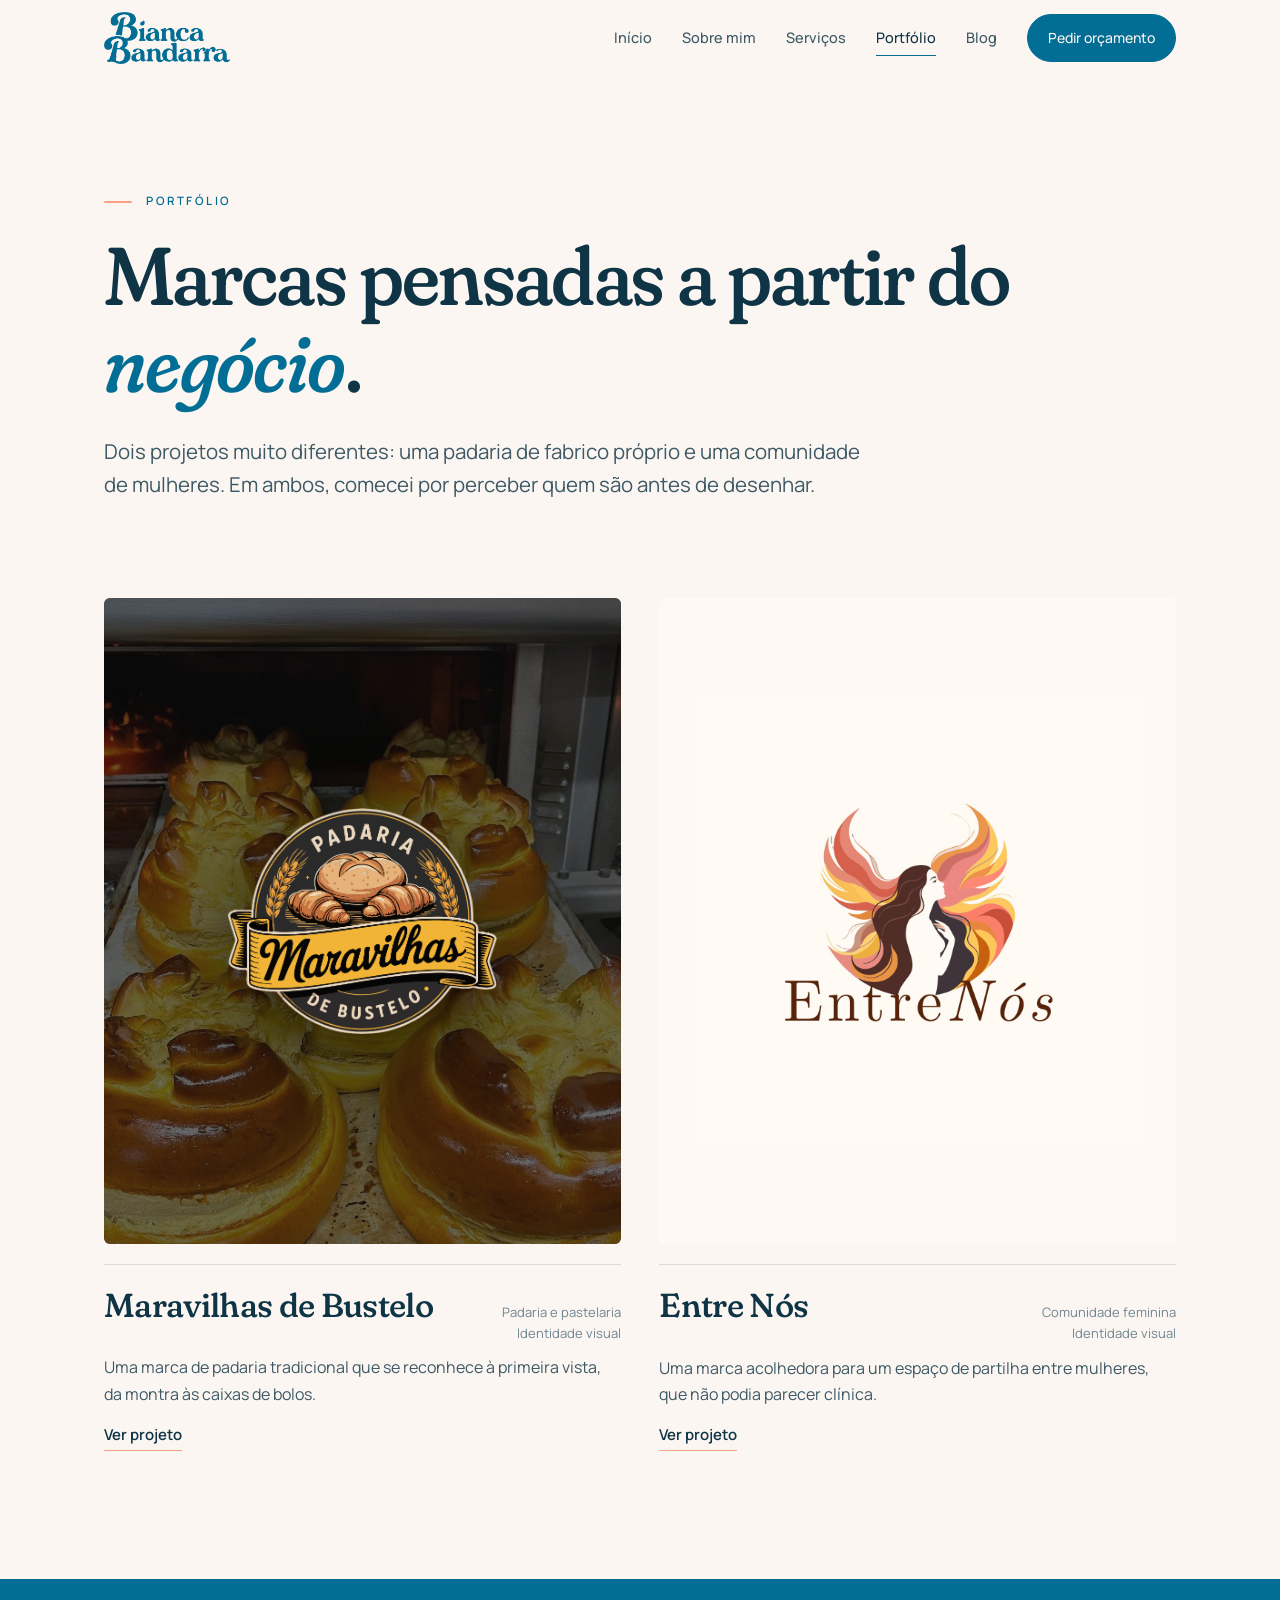
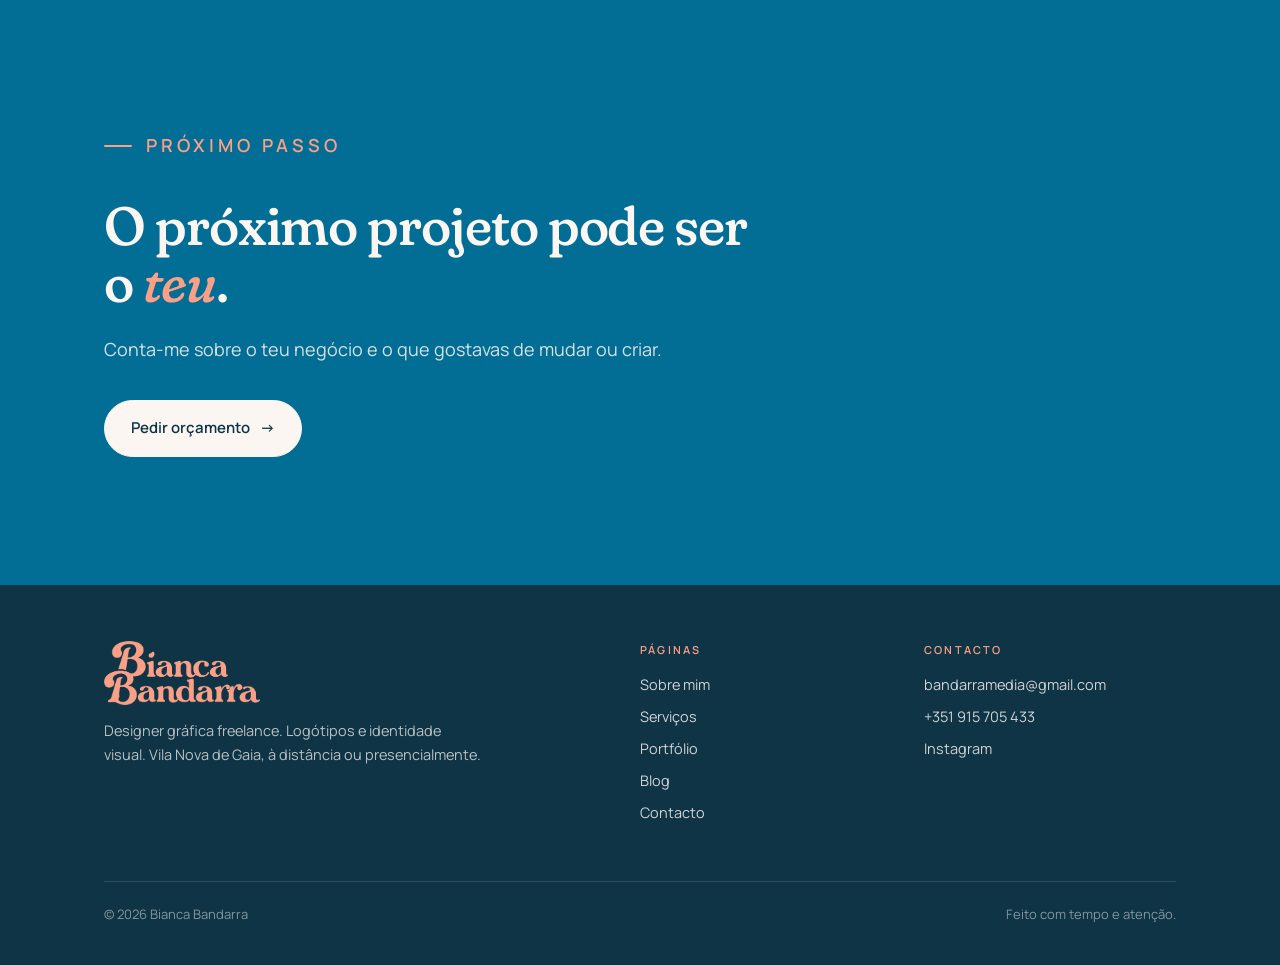
<file: portfolio.html>
<!doctype html>
<html lang="pt-PT" class="no-js">
<head>
  <meta charset="utf-8">
  <meta name="viewport" content="width=device-width, initial-scale=1">
  <title>Portfólio · Bianca Bandarra</title>
  <meta name="description" content="Projetos de logótipo e identidade visual: Maravilhas de Bustelo e Entre Nós.">
  <meta property="og:title" content="Portfólio · Bianca Bandarra">
  <meta property="og:description" content="Projetos de logótipo e identidade visual: Maravilhas de Bustelo e Entre Nós.">
  <meta name="theme-color" content="#FBF6F1">
  <link rel="icon" href="img/favicon.png">
  <link rel="preconnect" href="https://fonts.googleapis.com"><link rel="preconnect" href="https://fonts.gstatic.com" crossorigin>
  <link href="https://fonts.googleapis.com/css2?family=Fraunces:ital,opsz,wght,SOFT@0,9..144,400..700,100;1,9..144,400..700,100&family=Manrope:wght@400;500;600;700&display=swap" rel="stylesheet">
  
  <link rel="stylesheet" href="styles.css">
</head>
<body>
  <a class="skip" href="#conteudo">Saltar para o conteúdo</a>
  <header class="site-header">
    <div class="wrap">
      <a class="brand" href="index.html" aria-label="Bianca Bandarra, início">
        <img class="brand-logo" src="img/bb-wordmark-azul.png" alt="Bianca Bandarra" width="900" height="370">
      </a>
      <button class="nav-toggle" aria-label="Abrir menu" aria-expanded="false" aria-controls="nav"><span></span><span></span><span></span></button>
      <nav class="nav" id="nav" aria-label="Principal">
        <a href="index.html">Início</a>
        <a href="sobre.html">Sobre mim</a>
        <a href="servicos.html">Serviços</a>
        <a href="portfolio.html" aria-current="page">Portfólio</a>
        <a href="blog.html">Blog</a>
        <a class="btn" href="contacto.html">Pedir orçamento</a>
      </nav>
    </div>
  </header>
  <main id="conteudo">
    <section class="page-hero">
      <div class="wrap reveal">
        <p class="eyebrow">Portfólio</p>
        <h1>Marcas pensadas a partir do <em>negócio</em>.</h1>
        <p class="lead">Dois projetos muito diferentes: uma padaria de fabrico próprio e uma comunidade de mulheres. Em ambos, comecei por perceber quem são antes de desenhar.</p>
      </div>
    </section>

    <section class="section" style="padding-top:0">
      <div class="wrap">
        <div class="projects">
        <a class="project-card reveal" href="maravilhas-de-bustelo.html">
          <div class="project-media project-media--mb">
            <img class="cover" src="img/mb-forno.jpg" alt="" loading="lazy">
            <img class="mark" src="img/mb-bustelo.png" alt="Emblema da Maravilhas de Bustelo" loading="lazy">
          </div>
          <div class="project-meta">
            <h3>Maravilhas de Bustelo</h3>
            <span class="tag">Padaria e pastelaria<br>Identidade visual</span>
          </div>
          <p>Uma marca de padaria tradicional que se reconhece à primeira vista, da montra às caixas de bolos.</p>
          <span class="link">Ver projeto</span>
        </a>
        <a class="project-card reveal" href="entre-nos.html">
          <div class="project-media project-media--en">
            <img src="img/en-logo.jpg" alt="Logótipo do Entre Nós" loading="lazy">
          </div>
          <div class="project-meta">
            <h3>Entre Nós</h3>
            <span class="tag">Comunidade feminina<br>Identidade visual</span>
          </div>
          <p>Uma marca acolhedora para um espaço de partilha entre mulheres, que não podia parecer clínica.</p>
          <span class="link">Ver projeto</span>
        </a>
        </div>
      </div>
    </section>

  <section class="cta-band">
    <div class="wrap reveal">
      <p class="eyebrow">Próximo passo</p>
      <h2>O próximo projeto pode ser o <em>teu</em>.</h2>
      <p>Conta-me sobre o teu negócio e o que gostavas de mudar ou criar.</p>
      <a class="btn btn--light" href="contacto.html">Pedir orçamento <span class="arrow" aria-hidden="true">→</span></a>
    </div>
  </section>
  </main>
  <footer class="site-footer">
    <div class="wrap">
      <div class="footer-grid">
        <div>
          <img src="img/bb-wordmark-salmao.png" alt="Bianca Bandarra" width="900" height="370" style="height:64px;width:auto">
          <p style="margin:14px 0 0;max-width:26em">Designer gráfica freelance. Logótipos e identidade visual. Vila Nova de Gaia, à distância ou presencialmente.</p>
        </div>
        <div>
          <h4>Páginas</h4>
          <ul>
            <li><a href="sobre.html">Sobre mim</a></li>
            <li><a href="servicos.html">Serviços</a></li>
            <li><a href="portfolio.html">Portfólio</a></li>
            <li><a href="blog.html">Blog</a></li>
            <li><a href="contacto.html">Contacto</a></li>
          </ul>
        </div>
        <div>
          <h4>Contacto</h4>
          <ul>
            <li><a href="mailto:bandarramedia@gmail.com">bandarramedia@gmail.com</a></li>
            <li><a href="https://wa.me/351915705433">+351 915 705 433</a></li>
            <li data-instagram><a href="#">Instagram</a></li>
          </ul>
        </div>
      </div>
      <div class="footer-bottom">
        <span>© <span data-year>2026</span> Bianca Bandarra</span>
        <span>Feito com tempo e atenção.</span>
      </div>
    </div>
  </footer>
  <script src="script.js"></script>
</body>
</html>
</file>
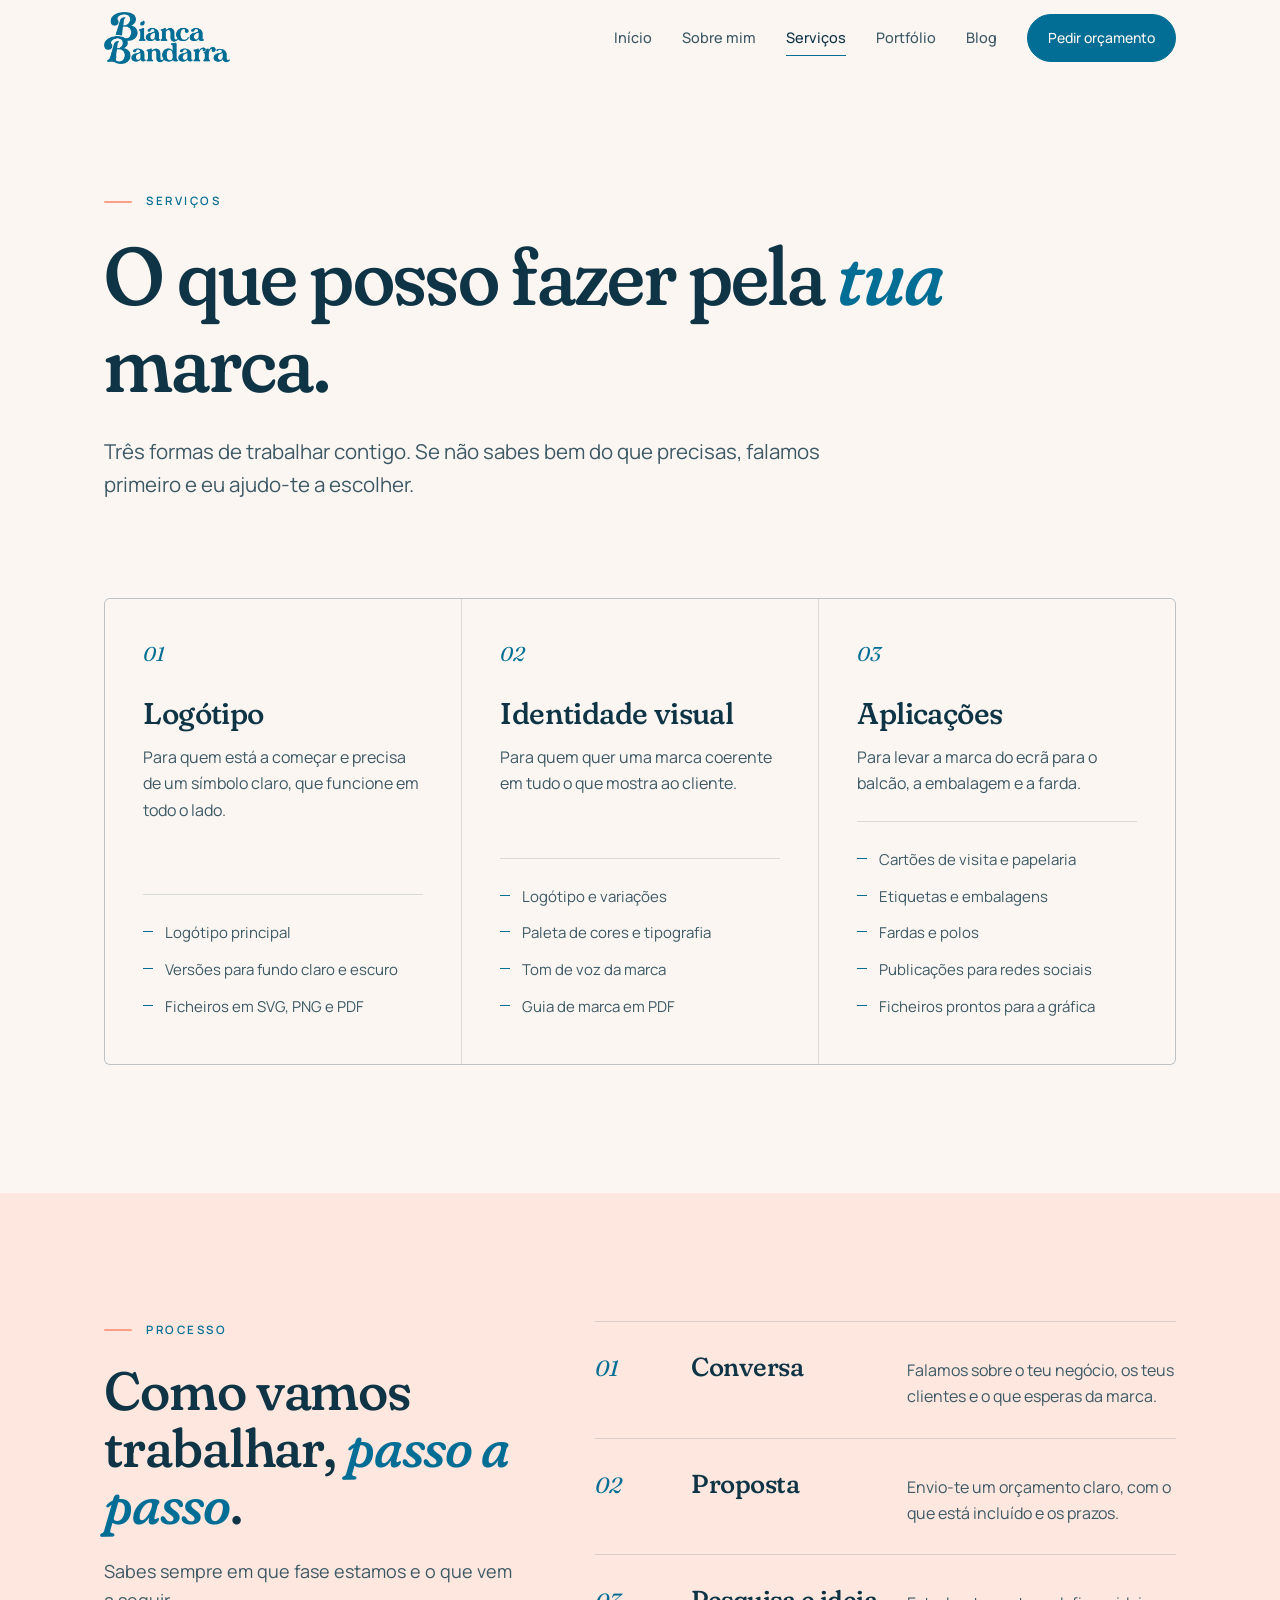
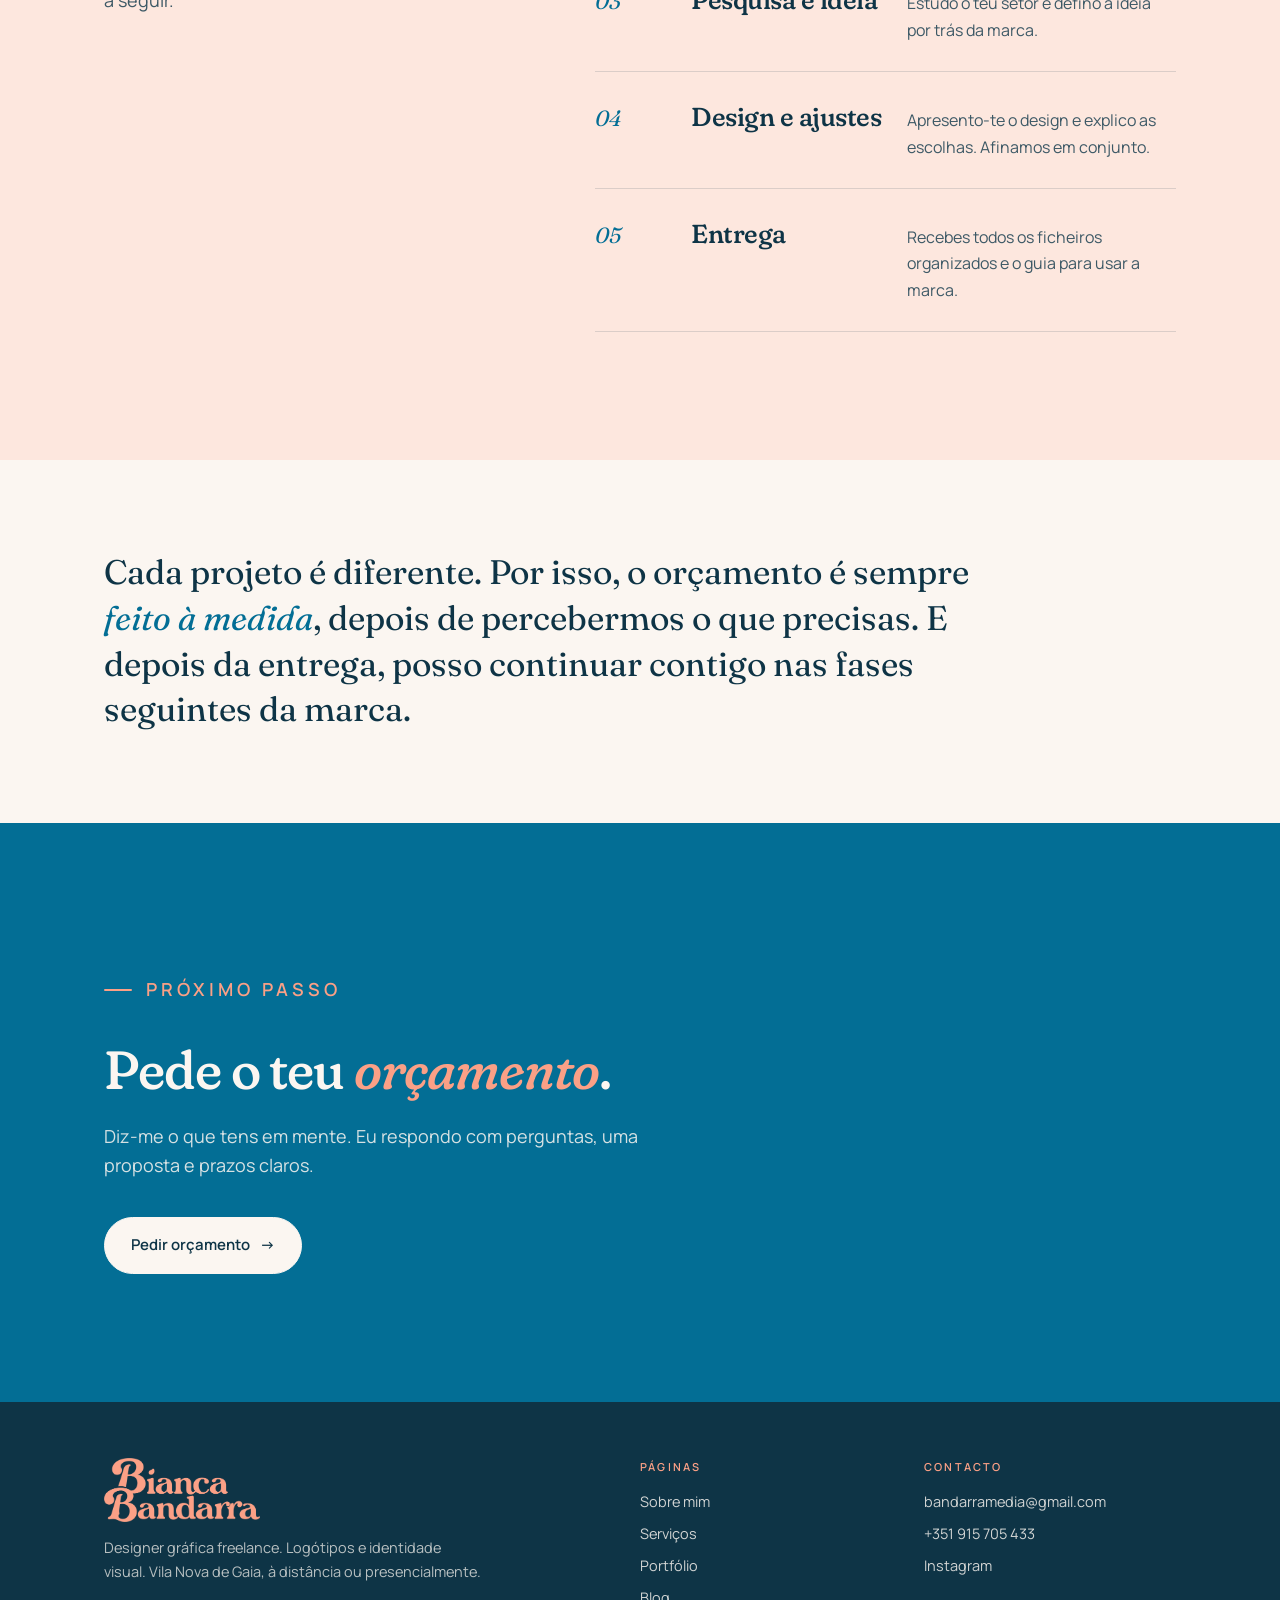
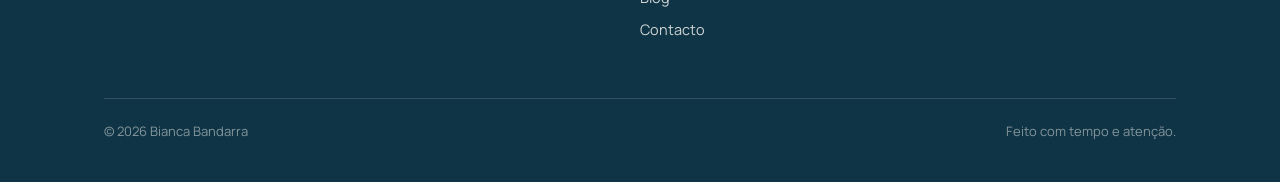
<file: servicos.html>
<!doctype html>
<html lang="pt-PT" class="no-js">
<head>
  <meta charset="utf-8">
  <meta name="viewport" content="width=device-width, initial-scale=1">
  <title>Serviços · Bianca Bandarra</title>
  <meta name="description" content="Logótipo, identidade visual e aplicações de marca, com orçamento à medida.">
  <meta property="og:title" content="Serviços · Bianca Bandarra">
  <meta property="og:description" content="Logótipo, identidade visual e aplicações de marca, com orçamento à medida.">
  <meta name="theme-color" content="#FBF6F1">
  <link rel="icon" href="img/favicon.png">
  <link rel="preconnect" href="https://fonts.googleapis.com"><link rel="preconnect" href="https://fonts.gstatic.com" crossorigin>
  <link href="https://fonts.googleapis.com/css2?family=Fraunces:ital,opsz,wght,SOFT@0,9..144,400..700,100;1,9..144,400..700,100&family=Manrope:wght@400;500;600;700&display=swap" rel="stylesheet">
  
  <link rel="stylesheet" href="styles.css">
</head>
<body>
  <a class="skip" href="#conteudo">Saltar para o conteúdo</a>
  <header class="site-header">
    <div class="wrap">
      <a class="brand" href="index.html" aria-label="Bianca Bandarra, início">
        <img class="brand-logo" src="img/bb-wordmark-azul.png" alt="Bianca Bandarra" width="900" height="370">
      </a>
      <button class="nav-toggle" aria-label="Abrir menu" aria-expanded="false" aria-controls="nav"><span></span><span></span><span></span></button>
      <nav class="nav" id="nav" aria-label="Principal">
        <a href="index.html">Início</a>
        <a href="sobre.html">Sobre mim</a>
        <a href="servicos.html" aria-current="page">Serviços</a>
        <a href="portfolio.html">Portfólio</a>
        <a href="blog.html">Blog</a>
        <a class="btn" href="contacto.html">Pedir orçamento</a>
      </nav>
    </div>
  </header>
  <main id="conteudo">
    <section class="page-hero">
      <div class="wrap reveal">
        <p class="eyebrow">Serviços</p>
        <h1>O que posso fazer pela <em>tua</em> marca.</h1>
        <p class="lead">Três formas de trabalhar contigo. Se não sabes bem do que precisas, falamos primeiro e eu ajudo-te a escolher.</p>
      </div>
    </section>

    <section class="section" style="padding-top:0">
      <div class="wrap">
        <div class="services reveal">
          <article class="service">
            <span class="point-num">01</span>
            <h3>Logótipo</h3>
            <p>Para quem está a começar e precisa de um símbolo claro, que funcione em todo o lado.</p>
            <ul>
              <li>Logótipo principal</li>
              <li>Versões para fundo claro e escuro</li>
              <li>Ficheiros em SVG, PNG e PDF</li>
            </ul>
          </article>
          <article class="service">
            <span class="point-num">02</span>
            <h3>Identidade visual</h3>
            <p>Para quem quer uma marca coerente em tudo o que mostra ao cliente.</p>
            <ul>
              <li>Logótipo e variações</li>
              <li>Paleta de cores e tipografia</li>
              <li>Tom de voz da marca</li>
              <li>Guia de marca em PDF</li>
            </ul>
          </article>
          <article class="service">
            <span class="point-num">03</span>
            <h3>Aplicações</h3>
            <p>Para levar a marca do ecrã para o balcão, a embalagem e a farda.</p>
            <ul>
              <li>Cartões de visita e papelaria</li>
              <li>Etiquetas e embalagens</li>
              <li>Fardas e polos</li>
              <li>Publicações para redes sociais</li>
              <li>Ficheiros prontos para a gráfica</li>
            </ul>
          </article>
        </div>
      </div>
    </section>

    <section class="section section--alt">
      <div class="wrap split">
        <div class="reveal">
          <p class="eyebrow">Processo</p>
          <h2>Como vamos trabalhar, <em>passo a passo</em>.</h2>
          <p class="lead" style="margin-top:24px;font-size:18px">Sabes sempre em que fase estamos e o que vem a seguir.</p>
        </div>
        <ol class="steps reveal">
          <li><h3>Conversa</h3><p>Falamos sobre o teu negócio, os teus clientes e o que esperas da marca.</p></li>
          <li><h3>Proposta</h3><p>Envio-te um orçamento claro, com o que está incluído e os prazos.</p></li>
          <li><h3>Pesquisa e ideia</h3><p>Estudo o teu setor e defino a ideia por trás da marca.</p></li>
          <li><h3>Design e ajustes</h3><p>Apresento-te o design e explico as escolhas. Afinamos em conjunto.</p></li>
          <li><h3>Entrega</h3><p>Recebes todos os ficheiros organizados e o guia para usar a marca.</p></li>
        </ol>
      </div>
    </section>

    <section class="section--tight">
      <div class="wrap reveal">
        <p class="note">Cada projeto é diferente. Por isso, o orçamento é sempre <em>feito à medida</em>, depois de percebermos o que precisas. E depois da entrega, posso continuar contigo nas fases seguintes da marca.</p>
      </div>
    </section>

  <section class="cta-band">
    <div class="wrap reveal">
      <p class="eyebrow">Próximo passo</p>
      <h2>Pede o teu <em>orçamento</em>.</h2>
      <p>Diz-me o que tens em mente. Eu respondo com perguntas, uma proposta e prazos claros.</p>
      <a class="btn btn--light" href="contacto.html">Pedir orçamento <span class="arrow" aria-hidden="true">→</span></a>
    </div>
  </section>
  </main>
  <footer class="site-footer">
    <div class="wrap">
      <div class="footer-grid">
        <div>
          <img src="img/bb-wordmark-salmao.png" alt="Bianca Bandarra" width="900" height="370" style="height:64px;width:auto">
          <p style="margin:14px 0 0;max-width:26em">Designer gráfica freelance. Logótipos e identidade visual. Vila Nova de Gaia, à distância ou presencialmente.</p>
        </div>
        <div>
          <h4>Páginas</h4>
          <ul>
            <li><a href="sobre.html">Sobre mim</a></li>
            <li><a href="servicos.html">Serviços</a></li>
            <li><a href="portfolio.html">Portfólio</a></li>
            <li><a href="blog.html">Blog</a></li>
            <li><a href="contacto.html">Contacto</a></li>
          </ul>
        </div>
        <div>
          <h4>Contacto</h4>
          <ul>
            <li><a href="mailto:bandarramedia@gmail.com">bandarramedia@gmail.com</a></li>
            <li><a href="https://wa.me/351915705433">+351 915 705 433</a></li>
            <li data-instagram><a href="#">Instagram</a></li>
          </ul>
        </div>
      </div>
      <div class="footer-bottom">
        <span>© <span data-year>2026</span> Bianca Bandarra</span>
        <span>Feito com tempo e atenção.</span>
      </div>
    </div>
  </footer>
  <script src="script.js"></script>
</body>
</html>
</file>
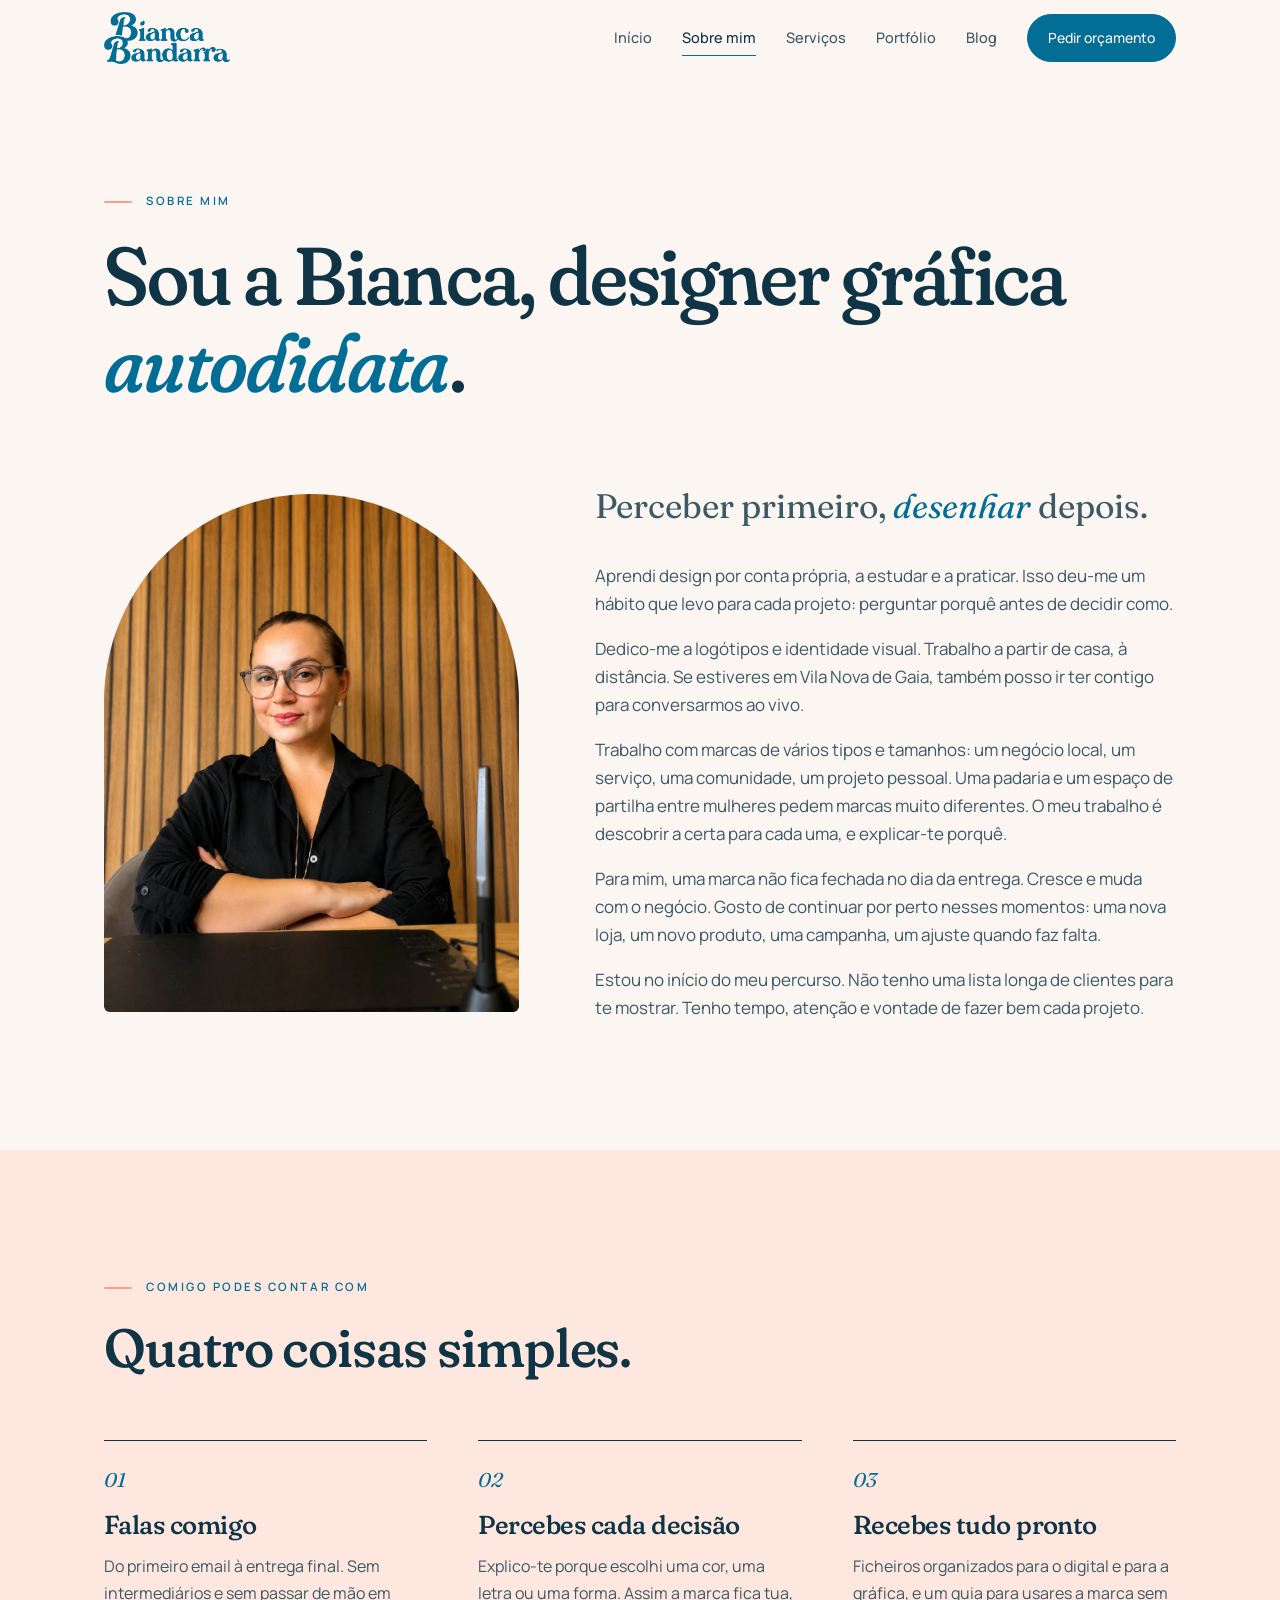
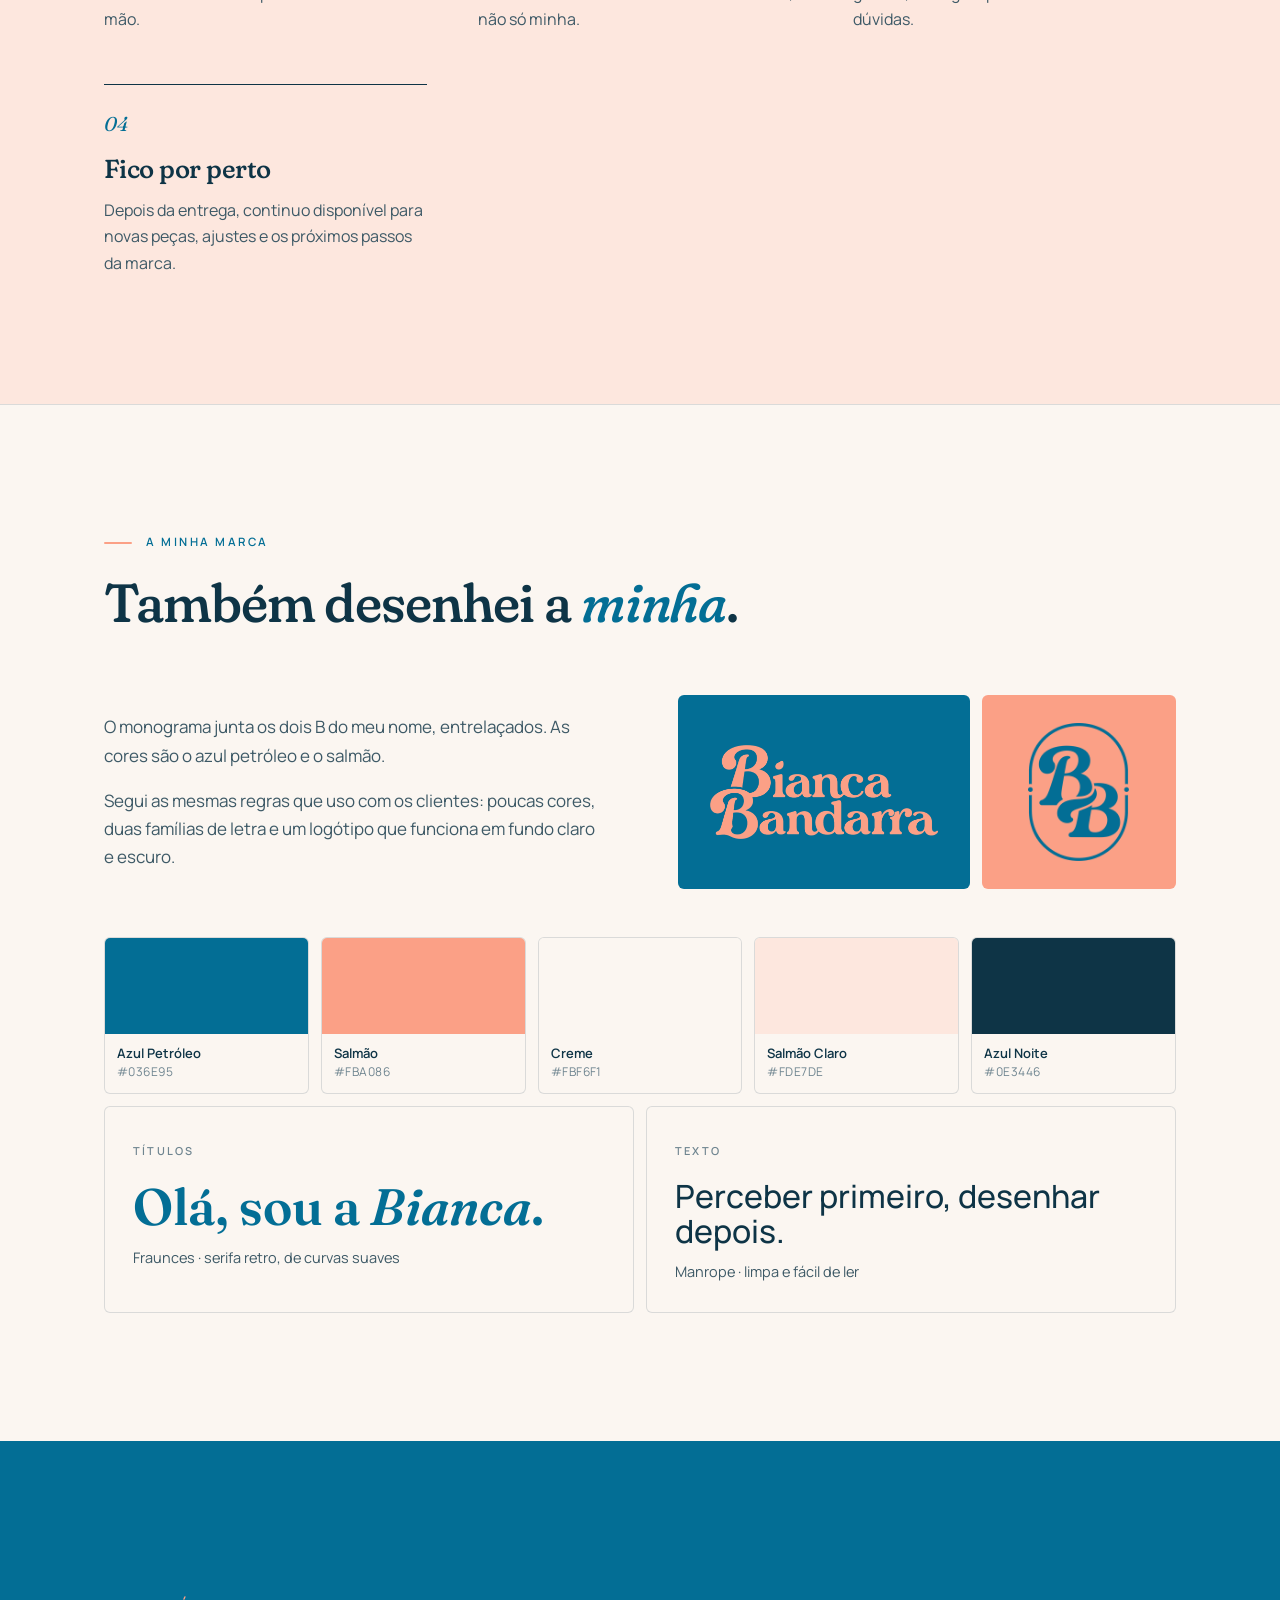
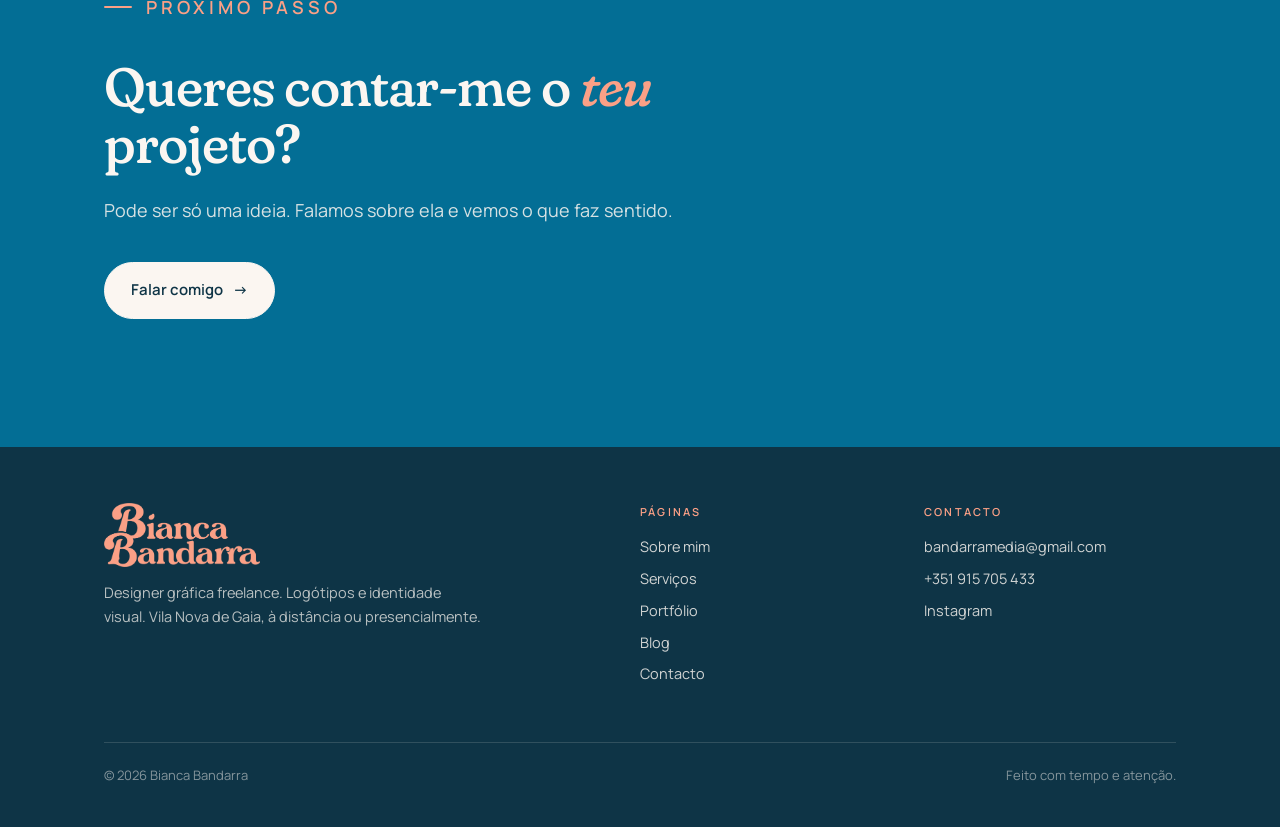
<file: sobre.html>
<!doctype html>
<html lang="pt-PT" class="no-js">
<head>
  <meta charset="utf-8">
  <meta name="viewport" content="width=device-width, initial-scale=1">
  <title>Sobre mim · Bianca Bandarra</title>
  <meta name="description" content="Sou a Bianca, designer gráfica autodidata em Vila Nova de Gaia. Logótipos e identidade visual, à distância ou presencialmente.">
  <meta property="og:title" content="Sobre mim · Bianca Bandarra">
  <meta property="og:description" content="Sou a Bianca, designer gráfica autodidata em Vila Nova de Gaia. Logótipos e identidade visual, à distância ou presencialmente.">
  <meta name="theme-color" content="#FBF6F1">
  <link rel="icon" href="img/favicon.png">
  <link rel="preconnect" href="https://fonts.googleapis.com"><link rel="preconnect" href="https://fonts.gstatic.com" crossorigin>
  <link href="https://fonts.googleapis.com/css2?family=Fraunces:ital,opsz,wght,SOFT@0,9..144,400..700,100;1,9..144,400..700,100&family=Manrope:wght@400;500;600;700&display=swap" rel="stylesheet">
  
  <link rel="stylesheet" href="styles.css">
</head>
<body>
  <a class="skip" href="#conteudo">Saltar para o conteúdo</a>
  <header class="site-header">
    <div class="wrap">
      <a class="brand" href="index.html" aria-label="Bianca Bandarra, início">
        <img class="brand-logo" src="img/bb-wordmark-azul.png" alt="Bianca Bandarra" width="900" height="370">
      </a>
      <button class="nav-toggle" aria-label="Abrir menu" aria-expanded="false" aria-controls="nav"><span></span><span></span><span></span></button>
      <nav class="nav" id="nav" aria-label="Principal">
        <a href="index.html">Início</a>
        <a href="sobre.html" aria-current="page">Sobre mim</a>
        <a href="servicos.html">Serviços</a>
        <a href="portfolio.html">Portfólio</a>
        <a href="blog.html">Blog</a>
        <a class="btn" href="contacto.html">Pedir orçamento</a>
      </nav>
    </div>
  </header>
  <main id="conteudo">
    <section class="page-hero">
      <div class="wrap reveal">
        <p class="eyebrow">Sobre mim</p>
        <h1>Sou a Bianca, designer gráfica <em>autodidata</em>.</h1>
      </div>
    </section>

    <section class="section" style="padding-top:0">
      <div class="wrap split">
        <figure class="about-photo reveal">
          <img src="img/bianca.jpg" alt="Bianca Bandarra" width="1000" height="1333" loading="lazy">
        </figure>
        <div class="prose reveal">
          <p class="note" style="margin-bottom:32px">Perceber primeiro, <em>desenhar</em> depois.</p>
          <p>Aprendi design por conta própria, a estudar e a praticar. Isso deu-me um hábito que levo para cada projeto: perguntar porquê antes de decidir como.</p>
          <p>Dedico-me a logótipos e identidade visual. Trabalho a partir de casa, à distância. Se estiveres em Vila Nova de Gaia, também posso ir ter contigo para conversarmos ao vivo.</p>
          <p>Trabalho com marcas de vários tipos e tamanhos: um negócio local, um serviço, uma comunidade, um projeto pessoal. Uma padaria e um espaço de partilha entre mulheres pedem marcas muito diferentes. O meu trabalho é descobrir a certa para cada uma, e explicar-te porquê.</p>
          <p>Para mim, uma marca não fica fechada no dia da entrega. Cresce e muda com o negócio. Gosto de continuar por perto nesses momentos: uma nova loja, um novo produto, uma campanha, um ajuste quando faz falta.</p>
          <p>Estou no início do meu percurso. Não tenho uma lista longa de clientes para te mostrar. Tenho tempo, atenção e vontade de fazer bem cada projeto.</p>
        </div>
      </div>
    </section>

    <section class="section section--alt">
      <div class="wrap">
        <div class="section-head reveal">
          <div>
            <p class="eyebrow">Comigo podes contar com</p>
            <h2>Quatro coisas simples.</h2>
          </div>
        </div>
        <div class="points points--4">
          <div class="point reveal">
            <span class="point-num">01</span>
            <h3>Falas comigo</h3>
            <p>Do primeiro email à entrega final. Sem intermediários e sem passar de mão em mão.</p>
          </div>
          <div class="point reveal">
            <span class="point-num">02</span>
            <h3>Percebes cada decisão</h3>
            <p>Explico-te porque escolhi uma cor, uma letra ou uma forma. Assim a marca fica tua, não só minha.</p>
          </div>
          <div class="point reveal">
            <span class="point-num">03</span>
            <h3>Recebes tudo pronto</h3>
            <p>Ficheiros organizados para o digital e para a gráfica, e um guia para usares a marca sem dúvidas.</p>
          </div>
          <div class="point reveal">
            <span class="point-num">04</span>
            <h3>Fico por perto</h3>
            <p>Depois da entrega, continuo disponível para novas peças, ajustes e os próximos passos da marca.</p>
          </div>
        </div>
      </div>
    </section>


    <section class="section">
      <div class="wrap">
        <div class="section-head reveal">
          <div>
            <p class="eyebrow">A minha marca</p>
            <h2>Também desenhei a <em>minha</em>.</h2>
          </div>
        </div>
        <div class="split split--even" style="align-items:center">
          <div class="prose reveal">
            <p>O monograma junta os dois B do meu nome, entrelaçados. As cores são o azul petróleo e o salmão.</p>
            <p>Segui as mesmas regras que uso com os clientes: poucas cores, duas famílias de letra e um logótipo que funciona em fundo claro e escuro.</p>
          </div>
          <div class="brand-board reveal">
            <div class="bb-tile bb-tile--azul"><img src="img/bb-wordmark-salmao.png" alt="Wordmark Bianca Bandarra em salmão sobre azul" loading="lazy"></div>
            <div class="bb-tile bb-tile--salmao"><img src="img/bb-monograma-azul.png" alt="Monograma BB em azul sobre salmão" loading="lazy"></div>
          </div>
        </div>
        <div class="swatches reveal" style="margin-top:48px">
          <div class="swatch"><i style="background:#036E95"></i><span><b>Azul Petróleo</b><small>#036E95</small></span></div>
          <div class="swatch"><i style="background:#FBA086"></i><span><b>Salmão</b><small>#FBA086</small></span></div>
          <div class="swatch"><i style="background:#FBF6F1"></i><span><b>Creme</b><small>#FBF6F1</small></span></div>
          <div class="swatch"><i style="background:#FDE7DE"></i><span><b>Salmão Claro</b><small>#FDE7DE</small></span></div>
          <div class="swatch"><i style="background:#0E3446"></i><span><b>Azul Noite</b><small>#0E3446</small></span></div>
        </div>
        <div class="type-row reveal" style="margin-top:12px">
          <div class="type-card">
            <span class="label">Títulos</span>
            <div class="sample" style="font-family:var(--serif);font-weight:600;color:var(--accent)">Olá, sou a <em style="font-style:italic">Bianca</em>.</div>
            <p>Fraunces · serifa retro, de curvas suaves</p>
          </div>
          <div class="type-card">
            <span class="label">Texto</span>
            <div class="sample" style="font-family:var(--sans);font-weight:500;font-size:clamp(24px,2.6vw,32px)">Perceber primeiro, desenhar depois.</div>
            <p>Manrope · limpa e fácil de ler</p>
          </div>
        </div>
      </div>
    </section>

  <section class="cta-band">
    <div class="wrap reveal">
      <p class="eyebrow">Próximo passo</p>
      <h2>Queres contar-me o <em>teu</em> projeto?</h2>
      <p>Pode ser só uma ideia. Falamos sobre ela e vemos o que faz sentido.</p>
      <a class="btn btn--light" href="contacto.html">Falar comigo <span class="arrow" aria-hidden="true">→</span></a>
    </div>
  </section>
  </main>
  <footer class="site-footer">
    <div class="wrap">
      <div class="footer-grid">
        <div>
          <img src="img/bb-wordmark-salmao.png" alt="Bianca Bandarra" width="900" height="370" style="height:64px;width:auto">
          <p style="margin:14px 0 0;max-width:26em">Designer gráfica freelance. Logótipos e identidade visual. Vila Nova de Gaia, à distância ou presencialmente.</p>
        </div>
        <div>
          <h4>Páginas</h4>
          <ul>
            <li><a href="sobre.html">Sobre mim</a></li>
            <li><a href="servicos.html">Serviços</a></li>
            <li><a href="portfolio.html">Portfólio</a></li>
            <li><a href="blog.html">Blog</a></li>
            <li><a href="contacto.html">Contacto</a></li>
          </ul>
        </div>
        <div>
          <h4>Contacto</h4>
          <ul>
            <li><a href="mailto:bandarramedia@gmail.com">bandarramedia@gmail.com</a></li>
            <li><a href="https://wa.me/351915705433">+351 915 705 433</a></li>
            <li data-instagram><a href="#">Instagram</a></li>
          </ul>
        </div>
      </div>
      <div class="footer-bottom">
        <span>© <span data-year>2026</span> Bianca Bandarra</span>
        <span>Feito com tempo e atenção.</span>
      </div>
    </div>
  </footer>
  <script src="script.js"></script>
</body>
</html>
</file>
<file: styles.css>
/* Bianca Bandarra — Portfólio
   Cores e letra da marca da Bianca: azul petróleo, salmão e creme; Fraunces + Manrope. */

:root {
  --paper: #FBF6F1;
  --paper-2: #FDE7DE;
  --paper-3: #F8D3C4;
  --ink: #0E3446;
  --ink-soft: #3D5966;
  --muted: #6F8590;
  --accent: #036E95;
  --accent-soft: #FBA086;
  --brown: #036E95;
  --brown-deep: #0E3446;
  --line: rgba(14, 52, 70, 0.14);

  --serif: "Fraunces", Georgia, "Times New Roman", serif;
  --sans: "Manrope", system-ui, -apple-system, "Segoe UI", sans-serif;

  --wrap: 1200px;
  --gutter: clamp(16px, 5vw, 64px);
  --radius: 6px;
  --ease: cubic-bezier(.2, .7, .2, 1);
}

*, *::before, *::after { box-sizing: border-box; }
html { scroll-behavior: smooth; -webkit-text-size-adjust: 100%; }
html { color-scheme: light; }
body {
  margin: 0;
  background: var(--paper);
  color: var(--ink);
  font-family: var(--sans);
  font-size: 17px;
  line-height: 1.65;
  font-weight: 400;
  -webkit-font-smoothing: antialiased;
}
img { max-width: 100%; display: block; }
a { color: inherit; }
::selection { background: var(--accent-soft); color: var(--ink); }

.wrap { max-width: var(--wrap); margin: 0 auto; padding: 0 var(--gutter); }

/* ---------- Tipografia ---------- */
.eyebrow {
  font-family: var(--sans);
  font-size: 11.5px;
  font-weight: 600;
  letter-spacing: 0.22em;
  text-transform: uppercase;
  color: var(--accent);
  margin: 0 0 22px;
  display: flex; align-items: center; gap: 14px;
}
.eyebrow::before { content: ""; width: 28px; height: 2px; border-radius: 2px; background: var(--accent-soft); }

h1, h2, h3, .display {
  font-family: var(--serif);
  font-weight: 500;
  font-variation-settings: "SOFT" 100;
  letter-spacing: -0.02em;
  line-height: 1.06;
  margin: 0;
  color: var(--ink);
}
h1 { font-size: clamp(42px, 6.4vw, 84px); }
h2 { font-size: clamp(32px, 4.2vw, 54px); }
h3 { font-size: clamp(24px, 2.4vw, 30px); line-height: 1.2; }
h1 em, h2 em, h3 em, .display em { font-style: italic; color: var(--accent); }

.lead { font-size: clamp(18px, 1.6vw, 21px); line-height: 1.6; color: var(--ink-soft); max-width: 38em; }
.prose p { margin: 0 0 1em; color: var(--ink-soft); max-width: 36em; }
.prose p:last-child { margin-bottom: 0; }
.small { font-size: 14px; color: var(--muted); }

/* ---------- Botões ---------- */
.btn {
  display: inline-flex; align-items: center; gap: 10px;
  font-family: var(--sans); font-size: 15px; font-weight: 600;
  padding: 15px 26px; border-radius: 100px;
  text-decoration: none; border: 1px solid var(--accent);
  background: var(--accent); color: var(--paper);
  transition: background .25s var(--ease), color .25s var(--ease), transform .25s var(--ease);
  cursor: pointer;
}
.btn:hover { background: var(--ink); border-color: var(--ink); transform: translateY(-1px); }
.btn .arrow { transition: transform .25s var(--ease); }
.btn:hover .arrow { transform: translateX(3px); }
.btn--ghost { background: transparent; color: var(--ink); }
.btn--ghost:hover { background: var(--ink); color: var(--paper); border-color: var(--ink); }
.btn--light { background: var(--paper); color: var(--ink); border-color: var(--paper); }
.btn--light:hover { background: var(--accent-soft); border-color: var(--accent-soft); color: var(--ink); }
.btn-row { display: flex; flex-wrap: wrap; gap: 12px; }

.link {
  font-weight: 600; font-size: 15px; text-decoration: none;
  border-bottom: 1px solid var(--accent-soft); padding-bottom: 2px;
  transition: border-color .2s;
}
.link:hover { border-color: var(--ink); }

/* ---------- Cabeçalho ---------- */
.site-header {
  position: sticky; top: env(safe-area-inset-top, 0px); z-index: 50;
  background: rgba(251, 246, 241, 0.92);
  backdrop-filter: saturate(140%) blur(10px);
  -webkit-backdrop-filter: saturate(140%) blur(10px);
  border-bottom: 1px solid transparent;
  transition: border-color .3s;
}
.site-header.is-scrolled { border-bottom-color: var(--line); }
.site-header .wrap { display: flex; align-items: center; justify-content: space-between; height: 76px; gap: 24px; }
.brand { text-decoration: none; display: flex; align-items: center; line-height: 1; }
.brand-logo { height: 52px; width: auto; }
.brand-name { font-family: var(--serif); font-size: 23px; letter-spacing: -0.01em; }
.brand-name em { color: var(--accent); }
.brand-tag { font-size: 10px; letter-spacing: 0.24em; text-transform: uppercase; color: var(--muted); margin-top: 6px; font-weight: 600; }

.nav { display: flex; align-items: center; gap: 30px; }
.nav a { text-decoration: none; font-size: 14.5px; font-weight: 500; color: var(--ink-soft); position: relative; padding: 4px 0; }
.nav a:hover, .nav a[aria-current="page"] { color: var(--ink); }
.nav a[aria-current="page"]::after { content: ""; position: absolute; left: 0; right: 0; bottom: -2px; height: 1px; background: var(--accent); }
.nav .btn { padding: 11px 20px; border-color: var(--accent); font-size: 14px; color: var(--paper); }
.nav .btn:hover { color: var(--paper); }

.nav-toggle { display: none; background: none; border: 0; padding: 10px; margin-right: -10px; cursor: pointer; color: var(--ink); }
.nav-toggle span { display: block; width: 22px; height: 1.5px; background: currentColor; margin: 5px 0; transition: transform .3s var(--ease), opacity .3s; }

@media (max-width: 900px) {
  .nav-toggle { display: block; }
  .nav {
    position: fixed; inset: 76px 0 0 0; background: var(--paper);
    flex-direction: column; align-items: flex-start; gap: 6px;
    padding: 28px var(--gutter);
    transform: translateY(-8px); opacity: 0; pointer-events: none;
    transition: opacity .3s var(--ease), transform .3s var(--ease);
  }
  .nav a { font-family: var(--serif); font-size: 32px; color: var(--ink); }
  .nav a[aria-current="page"]::after { display: none; }
  .nav a[aria-current="page"] { font-style: italic; color: var(--accent); }
  .nav .btn { font-family: var(--sans); font-size: 15px; margin-top: 20px; padding: 15px 26px; }
  body.nav-open { overflow: hidden; }
  body.nav-open .nav { opacity: 1; transform: none; pointer-events: auto; }
  body.nav-open .nav-toggle span:nth-child(1) { transform: translateY(6.5px) rotate(45deg); }
  body.nav-open .nav-toggle span:nth-child(2) { opacity: 0; }
  body.nav-open .nav-toggle span:nth-child(3) { transform: translateY(-6.5px) rotate(-45deg); }
}

/* ---------- Secções ---------- */
.section { padding: clamp(72px, 10vw, 140px) 0; }
.section--tight { padding: clamp(56px, 7vw, 96px) 0; }
.section--alt { background: var(--paper-2); }
.section + .section:not(.section--alt):not(.cta-band) { border-top: 1px solid var(--line); }

.page-hero { padding: clamp(64px, 9vw, 128px) 0 clamp(48px, 6vw, 80px); }
.page-hero h1 { max-width: 13em; }
.page-hero .lead { margin-top: 28px; }

.split { display: grid; grid-template-columns: 5fr 7fr; gap: clamp(32px, 6vw, 96px); align-items: start; }
.split--even { grid-template-columns: 1fr 1fr; }
@media (max-width: 860px) { .split, .split--even { grid-template-columns: 1fr; } }

.section-head { display: flex; justify-content: space-between; align-items: end; gap: 24px; margin-bottom: clamp(36px, 5vw, 64px); flex-wrap: wrap; }
.section-head h2 { max-width: 14em; }

/* ---------- Início ---------- */
.hero { padding: clamp(56px, 8vw, 112px) 0 clamp(64px, 8vw, 112px); }
.hero-grid { display: grid; grid-template-columns: 7fr 5fr; gap: clamp(32px, 6vw, 88px); align-items: end; }
.hero h1 { font-size: clamp(42px, 5.8vw, 82px); }
.hero .lead { margin: 32px 0 40px; }
.hero-aside { border-left: 1px solid var(--line); padding-left: 28px; }
.hero-aside p { margin: 0 0 18px; color: var(--ink-soft); font-size: 15.5px; }
.hero-aside .small { margin: 0; }
@media (max-width: 860px) {
  .hero-grid { grid-template-columns: 1fr; }
  .hero-aside { border-left: 0; border-top: 1px solid var(--line); padding: 24px 0 0; }
}

/* Faixa com as duas marcas */
.duo { display: grid; grid-template-columns: 1fr 1fr; gap: 12px; }
.duo-tile { aspect-ratio: 4 / 3; border-radius: var(--radius); overflow: hidden; display: grid; place-items: center; position: relative; }
.duo-tile img { width: 58%; height: auto; }
.duo-tile--mb { background: #0D0D0D; }
.duo-tile--en { background: #FEF9F2; }
.duo-tile--en img { width: 78%; }
.duo-tile figcaption {
  position: absolute; left: 18px; bottom: 14px; font-size: 11px; letter-spacing: .2em;
  text-transform: uppercase; font-weight: 600;
}
.duo-tile--mb figcaption { color: #C9A84C; }
.duo-tile--en figcaption { color: #B87057; }
@media (max-width: 600px) { .duo { grid-template-columns: 1fr; } }

/* Princípios / passos */
.points { display: grid; grid-template-columns: repeat(3, 1fr); gap: clamp(24px, 4vw, 56px); }
.point { border-top: 1px solid var(--ink); padding-top: 22px; }
.point-num { font-family: var(--serif); font-style: italic; color: var(--accent); font-size: 20px; display: block; margin-bottom: 14px; }
.point h3 { font-size: 26px; margin-bottom: 12px; }
.point p { margin: 0; color: var(--ink-soft); font-size: 16px; }
@media (max-width: 860px) { .points { grid-template-columns: 1fr; } }

.note {
  font-family: var(--serif); font-size: clamp(24px, 2.8vw, 34px); line-height: 1.35;
  max-width: 26em; margin: 0; color: var(--ink);
}
.note em { color: var(--accent); }

/* ---------- Cartões de projeto ---------- */
.projects { display: grid; grid-template-columns: 1fr 1fr; gap: clamp(20px, 3vw, 40px); }
@media (max-width: 760px) { .projects { grid-template-columns: 1fr; } }
.project-card { text-decoration: none; display: block; }
.project-media {
  aspect-ratio: 4 / 5; border-radius: var(--radius); overflow: hidden; position: relative;
  display: grid; place-items: center;
}
.project-media img { transition: transform .8s var(--ease); }
.project-card:hover .project-media img { transform: scale(1.035); }
.project-media--mb { background: #0D0D0D; }
.project-media--mb img.cover { position: absolute; inset: 0; width: 100%; height: 100%; object-fit: cover; opacity: .38; }
.project-media--mb img.mark { position: relative; width: 52%; filter: drop-shadow(0 18px 40px rgba(0,0,0,.6)); }
.project-media--en { background: #FEF9F2; }
.project-media--en img { width: 86%; }
.project-meta { display: flex; justify-content: space-between; align-items: baseline; gap: 16px; padding-top: 20px; border-top: 1px solid var(--line); margin-top: 20px; }
.project-meta h3 { font-size: clamp(26px, 2.6vw, 34px); }
.project-meta .tag { font-size: 13px; color: var(--muted); text-align: right; }
.project-card p { margin: 10px 0 0; color: var(--ink-soft); font-size: 16px; max-width: 34em; }
.project-card .link { display: inline-block; margin-top: 16px; }

/* ---------- Serviços ---------- */
.services { display: grid; grid-template-columns: repeat(3, 1fr); gap: 1px; background: var(--line); border: 1px solid var(--line); border-radius: var(--radius); overflow: hidden; }
.service { background: var(--paper); padding: clamp(28px, 3vw, 40px); display: flex; flex-direction: column; }
.service .point-num { margin-bottom: 26px; }
.service h3 { margin-bottom: 12px; }
.service > p { color: var(--ink-soft); margin: 0 0 24px; font-size: 16px; }
.service ul { list-style: none; margin: auto 0 0; padding: 20px 0 0; border-top: 1px solid var(--line); }
.service li { font-size: 15px; color: var(--ink-soft); padding: 6px 0 6px 22px; position: relative; }
.service li::before { content: ""; position: absolute; left: 0; top: 16px; width: 10px; height: 1px; background: var(--accent); }
@media (max-width: 900px) { .services { grid-template-columns: 1fr; } }

.steps { list-style: none; margin: 0; padding: 0; counter-reset: s; }
.steps li { display: grid; grid-template-columns: 72px 1fr 1.4fr; gap: 24px; padding: 28px 0; border-top: 1px solid var(--line); align-items: baseline; }
.steps li:last-child { border-bottom: 1px solid var(--line); }
.steps li::before { counter-increment: s; content: "0" counter(s); font-family: var(--serif); font-style: italic; color: var(--accent); font-size: 22px; }
.steps h3 { font-size: 26px; }
.steps p { margin: 0; color: var(--ink-soft); font-size: 16px; }
@media (max-width: 760px) {
  .steps li { grid-template-columns: 48px 1fr; gap: 6px 16px; }
  .steps p { grid-column: 2; }
}

/* ---------- Estudo de caso ---------- */
.case-hero { padding: clamp(48px, 7vw, 96px) 0 0; }
.case-hero .back { font-size: 14px; text-decoration: none; color: var(--muted); display: inline-flex; gap: 8px; margin-bottom: 36px; }
.case-hero .back:hover { color: var(--ink); }
.case-hero h1 { max-width: 12em; }
.case-hero .lead { margin-top: 24px; }

.case-cover { margin-top: clamp(40px, 6vw, 72px); border-radius: var(--radius); overflow: hidden; position: relative; aspect-ratio: 16 / 8; display: grid; place-items: center; }
@media (max-width: 700px) { .case-cover { aspect-ratio: 4 / 3; } }

.meta-grid { display: grid; grid-template-columns: repeat(4, 1fr); gap: 24px; padding: 32px 0; border-bottom: 1px solid var(--line); }
.meta-grid dt { font-size: 11px; letter-spacing: .2em; text-transform: uppercase; color: var(--muted); font-weight: 600; margin-bottom: 8px; }
.meta-grid dd { margin: 0; font-size: 15.5px; color: var(--ink); }
@media (max-width: 760px) { .meta-grid { grid-template-columns: 1fr 1fr; } }

.story { display: grid; gap: 0; }
.story-row { display: grid; grid-template-columns: 4fr 8fr; gap: clamp(24px, 5vw, 80px); padding: clamp(36px, 5vw, 56px) 0; border-bottom: 1px solid var(--line); }
.story-row:first-child { padding-top: 0; }
.story-row:last-child { border-bottom: 0; padding-bottom: 0; }
.story-row h2 { font-size: clamp(30px, 3.4vw, 42px); }
.story-row p { margin: 0 0 1em; color: var(--ink-soft); font-size: 18px; max-width: 36em; }
.story-row p:last-child { margin: 0; }
@media (max-width: 760px) { .story-row { grid-template-columns: 1fr; } }

.gallery { display: grid; grid-template-columns: repeat(12, 1fr); gap: 12px; }
.g { border-radius: var(--radius); overflow: hidden; position: relative; margin: 0; }
.g img { width: 100%; height: 100%; object-fit: cover; }
.g figcaption { position: absolute; left: 14px; bottom: 12px; font-size: 11px; letter-spacing: .18em; text-transform: uppercase; font-weight: 600; padding: 5px 9px; border-radius: 2px; }
.g-12 { grid-column: span 12; } .g-8 { grid-column: span 8; } .g-7 { grid-column: span 7; }
.g-6 { grid-column: span 6; } .g-5 { grid-column: span 5; } .g-4 { grid-column: span 4; }
@media (max-width: 760px) { .gallery > * { grid-column: span 12 !important; } }

.swatches { display: grid; grid-template-columns: repeat(auto-fit, minmax(120px, 1fr)); gap: 12px; }
.swatch { border-radius: var(--radius); overflow: hidden; border: 1px solid var(--line); background: var(--paper); }
.swatch i { display: block; height: 96px; }
.swatch span { display: block; padding: 10px 12px 12px; font-size: 13px; line-height: 1.4; }
.swatch b { display: block; font-weight: 600; color: var(--ink); }
.swatch small { color: var(--muted); font-size: 12px; letter-spacing: .04em; }

.type-row { display: grid; grid-template-columns: 1fr 1fr; gap: 12px; }
.type-card { border: 1px solid var(--line); border-radius: var(--radius); padding: 28px; background: var(--paper); }
.type-card .label { font-size: 11px; letter-spacing: .2em; text-transform: uppercase; color: var(--muted); font-weight: 600; }
.type-card .sample { font-size: clamp(36px, 4vw, 52px); line-height: 1.1; margin: 16px 0 10px; }
.type-card p { margin: 0; color: var(--ink-soft); font-size: 14.5px; }
@media (max-width: 700px) { .type-row { grid-template-columns: 1fr; } }

.next-project { display: grid; grid-template-columns: 1fr auto; align-items: end; gap: 24px; text-decoration: none; padding: clamp(40px, 5vw, 64px) 0; border-top: 1px solid var(--line); }
.next-project h2 { transition: color .3s; }
.next-project:hover h2 { color: var(--accent); }
.next-project .arrow-lg { font-family: var(--serif); font-size: clamp(36px, 5vw, 64px); line-height: 1; transition: transform .3s var(--ease); }
.next-project:hover .arrow-lg { transform: translateX(8px); }

/* ---------- Faixa CTA / rodapé ---------- */
.cta-band { background: var(--brown); color: var(--paper); padding: clamp(72px, 10vw, 128px) 0; }
.cta-band .eyebrow { color: var(--accent-soft); }
.cta-band .eyebrow::before { background: var(--accent-soft); }
.cta-band h2 { color: var(--paper); max-width: 12em; }
.cta-band h2 em { color: var(--accent-soft); }
.cta-band p { color: rgba(251, 246, 241, .85); max-width: 32em; margin: 24px 0 36px; font-size: 18px; }

.site-footer { background: var(--brown-deep); color: rgba(251, 246, 241, .72); padding: 56px 0 40px; font-size: 14.5px; }
.footer-grid { display: grid; grid-template-columns: 2fr 1fr 1fr; gap: 32px; }
.site-footer .brand-name { color: var(--paper); font-size: 26px; }
.site-footer .brand-name em { color: var(--accent-soft); }
.site-footer h4 { font-size: 11px; letter-spacing: .2em; text-transform: uppercase; color: var(--accent-soft); font-weight: 600; margin: 0 0 14px; }
.site-footer ul { list-style: none; margin: 0; padding: 0; }
.site-footer li { margin: 0 0 8px; }
.site-footer a { text-decoration: none; color: rgba(251, 246, 241, .82); }
.site-footer a:hover { color: var(--paper); }
.footer-bottom { margin-top: 48px; padding-top: 22px; border-top: 1px solid rgba(251, 246, 241, .14); display: flex; justify-content: space-between; gap: 16px; flex-wrap: wrap; font-size: 13px; color: rgba(251, 246, 241, .5); }
@media (max-width: 760px) { .footer-grid { grid-template-columns: 1fr; } }

/* ---------- Contacto ---------- */
.contact-grid { display: grid; grid-template-columns: 7fr 5fr; gap: clamp(32px, 6vw, 88px); align-items: start; }
@media (max-width: 860px) { .contact-grid { grid-template-columns: 1fr; } }
.form { display: grid; grid-template-columns: 1fr 1fr; gap: 20px; }
.field { display: flex; flex-direction: column; gap: 8px; }
.field--full { grid-column: 1 / -1; }
.field label { font-size: 12px; letter-spacing: .14em; text-transform: uppercase; font-weight: 600; color: var(--ink-soft); }
.field input, .field select, .field textarea {
  font: inherit; font-size: 16px; color: var(--ink);
  background: transparent; border: 0; border-bottom: 1px solid rgba(14, 52, 70, .3);
  padding: 10px 0 12px; border-radius: 0; outline: none; transition: border-color .2s;
  -webkit-appearance: none; appearance: none;
}
.field select { background-image: linear-gradient(45deg, transparent 50%, var(--ink) 50%), linear-gradient(135deg, var(--ink) 50%, transparent 50%); background-position: calc(100% - 10px) 52%, calc(100% - 5px) 52%; background-size: 5px 5px; background-repeat: no-repeat; padding-right: 24px; }
.field textarea { min-height: 140px; resize: vertical; }
.field input:focus, .field select:focus, .field textarea:focus { border-bottom-color: var(--accent); }
.form .btn { justify-self: start; }
.form .small { grid-column: 1 / -1; margin: -4px 0 0; }
@media (max-width: 600px) { .form { grid-template-columns: 1fr; } }

.contact-list { list-style: none; margin: 0; padding: 0; border-top: 1px solid var(--line); }
.contact-list li { border-bottom: 1px solid var(--line); }
.contact-list a, .contact-list div { display: flex; justify-content: space-between; align-items: baseline; gap: 16px; padding: 20px 0; text-decoration: none; }
.contact-list span:first-child { font-size: 11px; letter-spacing: .2em; text-transform: uppercase; color: var(--muted); font-weight: 600; }
.contact-list span:last-child { font-family: var(--serif); font-size: clamp(19px, 2vw, 23px); text-align: right; word-break: break-word; }
.contact-list a:hover span:last-child { color: var(--accent); }

/* ---------- Revelar ao rolar ---------- */
.reveal { animation: rise .8s var(--ease) both; }
@keyframes rise { from { transform: translateY(12px); } to { transform: none; } }
@media (prefers-reduced-motion: reduce) {
  html { scroll-behavior: auto; }
  .reveal { animation: none; }
  * { transition-duration: 0s !important; }
}

.skip { position: absolute; left: -9999px; }
.skip:focus { left: 16px; top: 16px; z-index: 100; background: var(--ink); color: var(--paper); padding: 10px 14px; }
:focus-visible { outline: 2px solid var(--accent); outline-offset: 3px; }

/* ---------- Foto e marca pessoal ---------- */
.hero-photo { margin: 0; position: relative; }
.hero-photo > img { width: 100%; height: auto; aspect-ratio: 4 / 5; object-fit: cover; object-position: 50% 30%; border-radius: 220px 220px var(--radius) var(--radius); }
.hero-photo figcaption {
  position: absolute; left: -32px; bottom: 28px; max-width: 280px;
  background: var(--accent); color: var(--paper); border-radius: var(--radius);
  padding: 18px 20px; display: flex; gap: 14px; align-items: center;
  font-size: 14px; line-height: 1.5; box-shadow: 0 18px 40px rgba(14, 52, 70, .22);
}
.hero-photo figcaption img { width: 30px; height: auto; flex: none; }
.hero-grid { align-items: center; }
@media (max-width: 860px) {
  .hero-photo { max-width: 420px; }
  .hero-photo figcaption { left: 16px; right: 16px; max-width: none; bottom: 16px; }
}
.about-photo { margin: 0; }
.about-photo img { width: 100%; height: auto; aspect-ratio: 4 / 5; object-fit: cover; object-position: 50% 30%; border-radius: 220px 220px var(--radius) var(--radius); }
.split:has(.about-photo) { align-items: center; }

.brand-board { display: grid; grid-template-columns: 3fr 2fr; gap: 12px; }
.bb-tile { border-radius: var(--radius); aspect-ratio: 1; display: grid; place-items: center; }
.bb-tile--azul { background: var(--accent); aspect-ratio: auto; }
.bb-tile--azul img { width: 78%; height: auto; }
.bb-tile--salmao { background: var(--accent-soft); }
.bb-tile--salmao img { width: 52%; height: auto; }
@media (max-width: 600px) { .brand-board { grid-template-columns: 1fr 1fr; } }


.form-status { grid-column: 1 / -1; border-radius: var(--radius); padding: 18px 20px; font-size: 15.5px; line-height: 1.6; color: var(--ink); }
.form-status b { display: block; margin-bottom: 4px; }
.form-status--ok { background: var(--paper-2); border: 1px solid var(--accent-soft); }
.form-status--erro { background: var(--paper); border: 1px solid var(--line); }
.form .btn:disabled { opacity: .6; cursor: wait; transform: none; }

/* ---------- Blog ---------- */
.posts { display: grid; grid-template-columns: repeat(3, 1fr); gap: clamp(24px, 3vw, 40px); }
@media (max-width: 900px) { .posts { grid-template-columns: repeat(2, 1fr); } }
@media (max-width: 560px) { .posts { grid-template-columns: 1fr; } }
.post-card { text-decoration: none; display: flex; flex-direction: column; gap: 10px; min-width: 0; }
.post-card-img { border-radius: var(--radius); overflow: hidden; aspect-ratio: 4 / 5; background: var(--paper-2); }
.post-card-img img { width: 100%; height: 100%; object-fit: cover; transition: transform .8s var(--ease); }
.post-card:hover .post-card-img img { transform: scale(1.03); }
.post-serie { font-size: 11px; letter-spacing: .2em; text-transform: uppercase; color: var(--accent); font-weight: 700; margin-top: 8px; }
.post-card h3 { font-size: clamp(24px, 2.2vw, 28px); }
.post-card p { margin: 0; color: var(--ink-soft); font-size: 15.5px; }
.post-card .link { align-self: flex-start; margin-top: 4px; }

.post { padding: clamp(48px, 7vw, 96px) 0 clamp(72px, 9vw, 120px); }
.post .back { font-size: 14px; text-decoration: none; color: var(--muted); display: inline-flex; margin-bottom: 36px; }
.post .back:hover { color: var(--ink); }
.post-grid { display: grid; grid-template-columns: 5fr 6fr; gap: clamp(32px, 6vw, 88px); align-items: start; }
@media (max-width: 860px) { .post-grid { grid-template-columns: 1fr; } }
.post-img { margin: 0; position: sticky; top: calc(env(safe-area-inset-top, 0px) + 100px); }
@media (max-width: 860px) { .post-img { position: static; max-width: 460px; } }
.post-img img { width: 100%; height: auto; border-radius: var(--radius); box-shadow: 0 24px 60px rgba(14, 52, 70, .14); }
.post-body { min-width: 0; }
.post-body h1 { font-size: clamp(40px, 5vw, 64px); margin-bottom: 32px; }
.post-body > p:not(.eyebrow):not(.small):not(.post-destaque) { font-size: 19px; line-height: 1.7; color: var(--ink-soft); margin: 0 0 1em; max-width: 34em; }
.post-destaque { font-family: var(--serif); font-variation-settings: "SOFT" 100; font-size: clamp(26px, 2.8vw, 34px); line-height: 1.25; color: var(--accent); border-left: 3px solid var(--accent-soft); padding-left: 22px; margin: 36px 0; max-width: 18em; }
.post-body .small { margin-top: 32px; }
</file>
